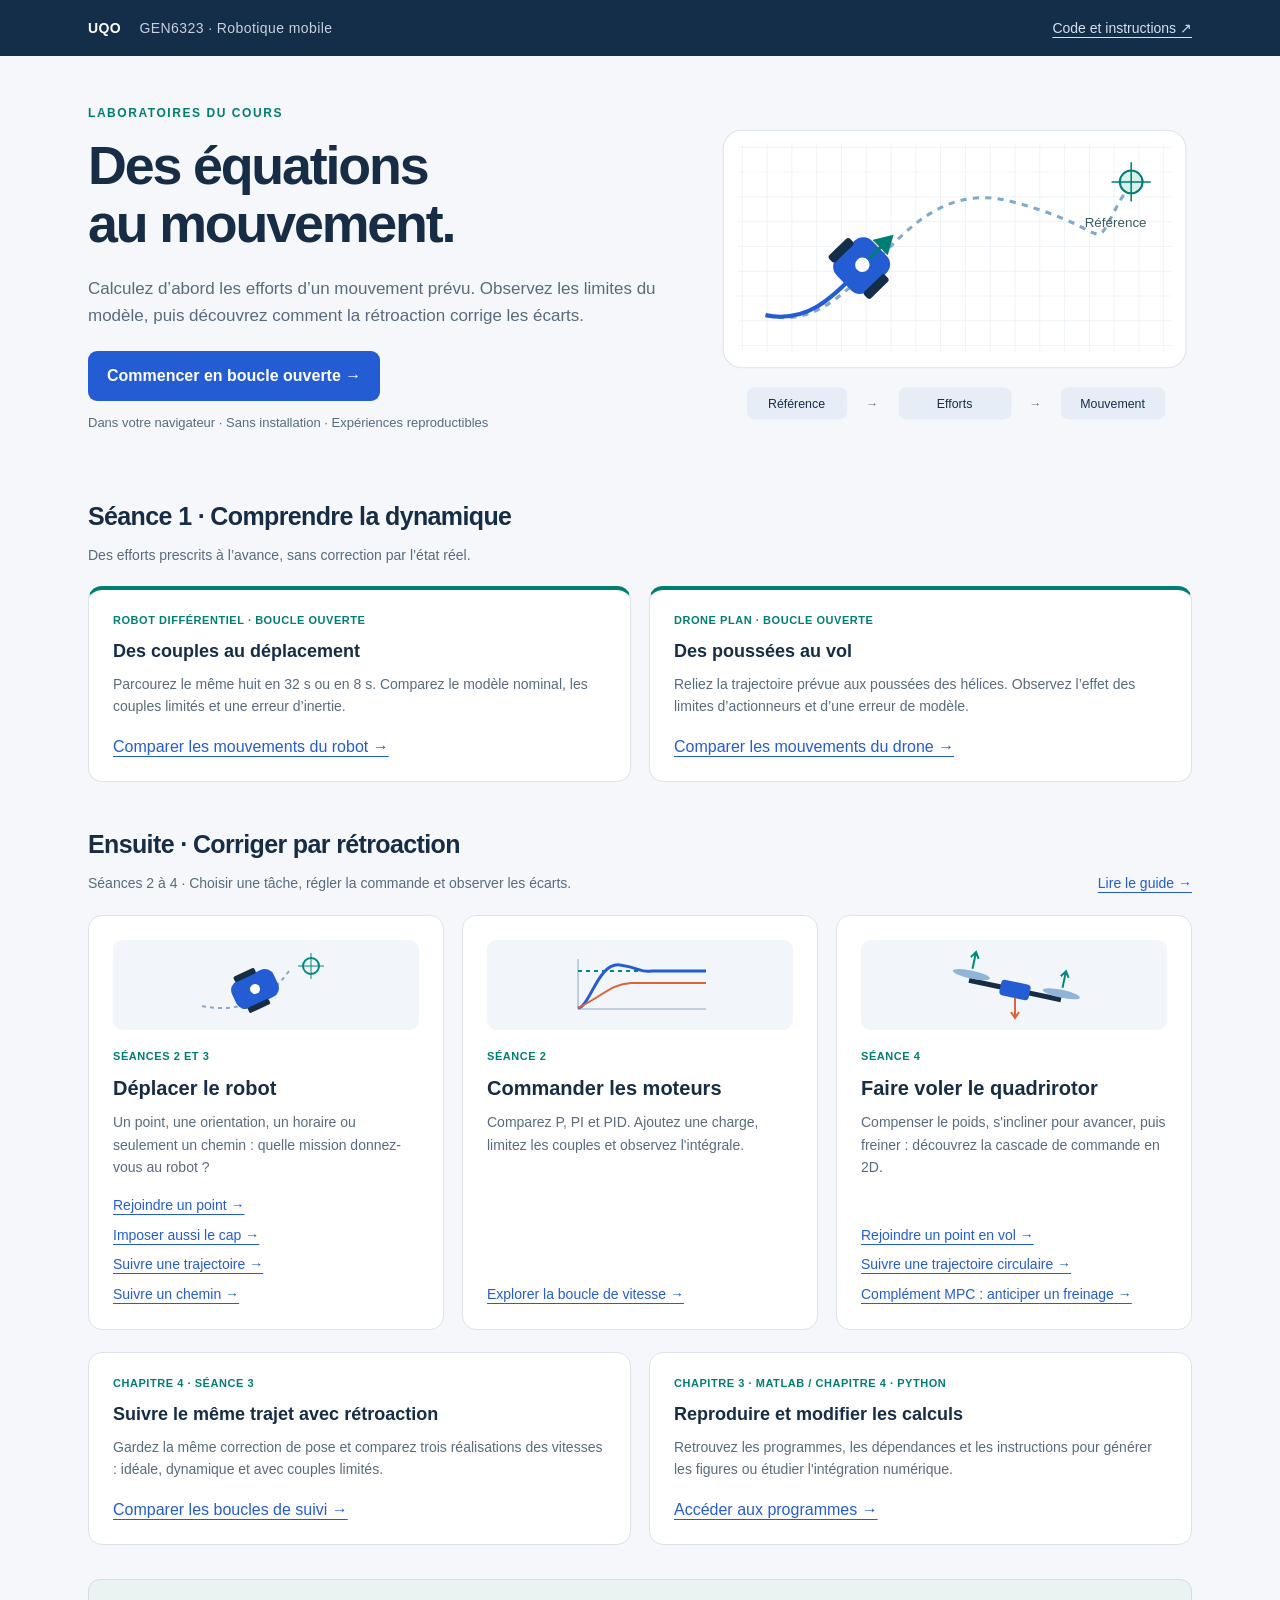
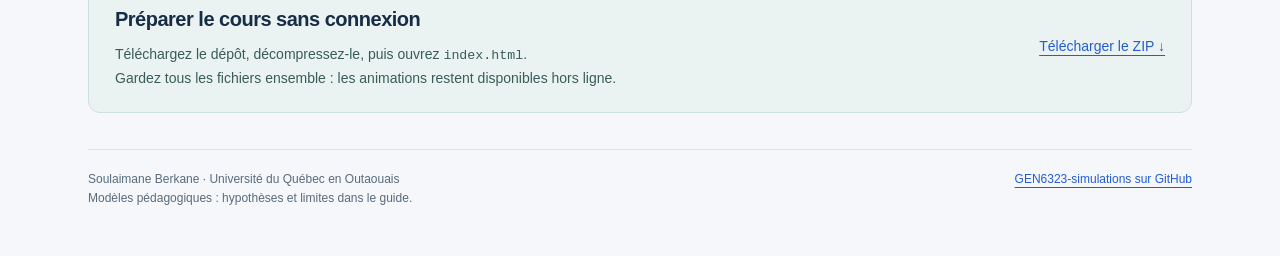
<file: index.html>
<!doctype html>
<html lang="fr">
<head><meta charset="utf-8"><meta name="viewport" content="width=device-width,initial-scale=1"><meta name="description" content="Laboratoires du cours GEN6323 : dynamique en boucle ouverte, puis commande avec rétroaction du robot mobile et du quadrirotor. Animations et programmes Python/MATLAB."><title>GEN6323 · Simulations de robotique mobile</title>
<style>
:root{--ink:#172d46;--navy:#142d49;--muted:#586b7e;--blue:#245cd3;--teal:#007e73;--line:#dce3ea;--paper:#f5f7fa}*{box-sizing:border-box}body{margin:0;font:16px/1.6 -apple-system,BlinkMacSystemFont,"Segoe UI",sans-serif;background:var(--paper);color:var(--ink)}a{color:var(--blue);text-underline-offset:4px}a:focus-visible{outline:3px solid #edb64b;outline-offset:5px;border-radius:3px}.top{background:var(--navy);color:white}.top>div{max-width:1160px;margin:auto;padding:17px 28px;display:flex;justify-content:space-between;gap:24px}.top a{color:#d4e1f0;font-size:14px}.brand{font-size:14px;font-weight:650;letter-spacing:.03em}.brand span{font-weight:400;margin-left:14px;color:#c6d2df}main{max-width:1160px;margin:auto;padding:48px 28px}.hero{display:grid;grid-template-columns:1.25fr 1fr;align-items:center;gap:35px;margin-bottom:46px}.eyebrow{font-size:12px;letter-spacing:.13em;text-transform:uppercase;color:var(--teal);font-weight:700;margin:0 0 12px}h1{font-size:clamp(35px,4.2vw,54px);line-height:1.09;letter-spacing:-.04em;margin:0 0 22px;max-width:680px}h2{font-size:25px;letter-spacing:-.025em;margin:0 0 8px}h3{font-size:20px;line-height:1.3;margin:10px 0}p{margin:0 0 16px}.intro{color:var(--muted);font-size:17px;max-width:600px}.cta{display:inline-block;background:var(--blue);color:white;text-decoration:none;border-radius:9px;padding:12px 19px;font-weight:600;margin:6px 0 12px}.cta:hover{background:#1c4caf}.small{font-size:13px;color:var(--muted)}.hero svg{width:100%;height:auto;display:block}.sectionhead{display:flex;justify-content:space-between;gap:20px;align-items:end;margin-bottom:20px}.sectionhead p{margin:0;color:var(--muted);font-size:14px}.sectionhead>a{font-size:14px;white-space:nowrap}.grid{display:grid;grid-template-columns:repeat(3,minmax(0,1fr));gap:18px}.card{background:white;border:1px solid var(--line);border-radius:14px;padding:24px;display:flex;flex-direction:column}.card .tag{font-size:11px;color:var(--teal);font-weight:650;letter-spacing:.05em;text-transform:uppercase}.card p{font-size:14px;color:var(--muted)}.card .links{margin-top:auto;display:flex;flex-direction:column;gap:7px;font-size:14px}.icon{height:90px;margin-bottom:18px;background:#f2f6fa;border-radius:9px;display:grid;place-items:center}.icon svg{width:155px;height:76px}.row{display:grid;grid-template-columns:1fr 1fr;gap:18px;margin-top:22px}.openloop{margin-bottom:42px}.openloop .row{margin-top:16px}.openloop .card{border-top:4px solid var(--teal)}.row .card{padding:22px 24px}.row h3{font-size:18px}.offline{margin-top:34px;background:#eaf3f1;border:1px solid #cce0dc;border-radius:12px;padding:23px 26px;display:grid;grid-template-columns:1fr auto;align-items:center;gap:24px}.offline h2{font-size:20px}.offline p{font-size:14px;margin:0;color:#395c59}.offline a{font-size:14px;white-space:nowrap}footer{border-top:1px solid var(--line);margin-top:36px;padding-top:20px;font-size:12px;color:var(--muted);display:flex;justify-content:space-between;gap:24px}code{font-size:.95em} @media(max-width:850px){.hero{grid-template-columns:1fr}.hero svg{max-width:450px;margin:auto}.grid{grid-template-columns:1fr}.card{display:grid;grid-template-columns:155px 1fr;gap:0 24px}.icon{grid-row:1/5;margin:0;height:100%;min-height:140px}.row .card{display:flex}.row{grid-template-columns:1fr}.offline{grid-template-columns:1fr}.sectionhead{align-items:start;flex-direction:column;gap:5px}}@media(max-width:520px){main{padding:30px 18px}.top>div{padding:14px 18px}.brand span{display:none}.hero{gap:12px;margin-bottom:28px}.card{display:flex;padding:21px}.icon{display:none}.sectionhead p{font-size:13px}.offline{padding:21px}footer{flex-direction:column;gap:5px}h1{font-size:39px}}
</style></head>
<body><header class="top"><div><div class="brand">UQO <span>GEN6323 · Robotique mobile</span></div><a href="https://github.com/sberkane/GEN6323-simulations">Code et instructions ↗</a></div></header>
<main><section class="hero"><div><p class="eyebrow">Laboratoires du cours</p><h1>Des équations<br>au mouvement.</h1><p class="intro">Calculez d’abord les efforts d’un mouvement prévu. Observez les limites du modèle, puis découvrez comment la rétroaction corrige les écarts.</p><a class="cta" href="chapitre4/boucle_ouverte/index.html#differentiel">Commencer en boucle ouverte →</a><p class="small">Dans votre navigateur · Sans installation · Expériences reproductibles</p></div>
<svg viewBox="0 0 460 300" role="img" aria-label="Schéma : une référence de mouvement fournit les efforts prescrits à un robot différentiel."><defs><pattern id="grid" width="24" height="24" patternUnits="userSpaceOnUse"><path d="M24 0H0V24" fill="none" stroke="#dfe7ef" stroke-width="1"/></pattern><marker id="arrow" markerWidth="7" markerHeight="7" refX="5" refY="3.5" orient="auto"><path d="M0 0L6 3.5L0 7" fill="#007e73"/></marker></defs><rect x="6" y="8" width="448" height="230" rx="18" fill="#fff" stroke="#dce3ea"/><rect x="20" y="22" width="420" height="200" fill="url(#grid)"/><path d="M47 187C143 211 170 47 285 77S352 137 401 58" fill="none" stroke="#82a9cb" stroke-width="3" stroke-dasharray="6 6"/><path d="M47 187C86 195 111 171 135 146" fill="none" stroke="#245cd3" stroke-width="4"/><g transform="translate(140 139) rotate(-44)"><rect x="-24" y="-22" width="48" height="44" rx="12" fill="#245cd3"/><rect x="-18" y="-29" width="28" height="9" rx="3" fill="#142d49"/><rect x="-18" y="20" width="28" height="9" rx="3" fill="#142d49"/><circle cx="1" cy="0" r="7" fill="#fff"/><path d="M10 0H40" stroke="#007e73" stroke-width="3" marker-end="url(#arrow)"/></g><circle cx="401" cy="58" r="11" fill="#d8f0ea" stroke="#007e73" stroke-width="2"/><path d="M401 39V77M382 58H420" stroke="#007e73" stroke-width="1.5"/><text x="356" y="102" font-family="sans-serif" font-size="13" fill="#395c59">Référence</text><g font-family="sans-serif" font-size="12" text-anchor="middle"><rect x="29" y="257" width="97" height="31" rx="7" fill="#e7edf7"/><text x="77" y="277" fill="#172d46">Référence</text><text x="150" y="277" fill="#657486">→</text><rect x="176" y="257" width="109" height="31" rx="7" fill="#e7edf7"/><text x="230" y="277" fill="#172d46">Efforts</text><text x="308" y="277" fill="#657486">→</text><rect x="333" y="257" width="101" height="31" rx="7" fill="#e7edf7"/><text x="383" y="277" fill="#172d46">Mouvement</text></g></svg></section>
<section class="openloop" aria-labelledby="boucle-ouverte"><div class="sectionhead"><div><h2 id="boucle-ouverte">Séance 1 · Comprendre la dynamique</h2><p>Des efforts prescrits à l’avance, sans correction par l’état réel.</p></div></div><div class="row">
<article class="card"><span class="tag">Robot différentiel · Boucle ouverte</span><h3>Des couples au déplacement</h3><p>Parcourez le même huit en 32 s ou en 8 s. Comparez le modèle nominal, les couples limités et une erreur d’inertie.</p><a href="chapitre4/boucle_ouverte/index.html#differentiel">Comparer les mouvements du robot →</a></article>
<article class="card"><span class="tag">Drone plan · Boucle ouverte</span><h3>Des poussées au vol</h3><p>Reliez la trajectoire prévue aux poussées des hélices. Observez l’effet des limites d’actionneurs et d’une erreur de modèle.</p><a href="chapitre4/boucle_ouverte/index.html#drone">Comparer les mouvements du drone →</a></article>
</div></section>
<section aria-labelledby="experiences"><div class="sectionhead"><div><h2 id="experiences">Ensuite · Corriger par rétroaction</h2><p>Séances 2 à 4 · Choisir une tâche, régler la commande et observer les écarts.</p></div><a href="chapitre4/interactif/guide.html">Lire le guide →</a></div><div class="grid">
<article class="card"><div class="icon"><svg viewBox="0 0 155 76" aria-hidden="true"><path d="M13 59Q67 70 100 24" fill="none" stroke="#8ba8c4" stroke-width="2" stroke-dasharray="4 4"/><g transform="translate(66 42) rotate(-25)"><rect x="-23" y="-15" width="46" height="30" rx="10" fill="#245cd3"/><rect x="-15" y="-20" width="23" height="6" rx="2" fill="#172d46"/><rect x="-15" y="14" width="23" height="6" rx="2" fill="#172d46"/><circle r="5" fill="#fff"/></g><circle cx="122" cy="19" r="8" fill="none" stroke="#00897e" stroke-width="2"/><path d="M122 6V32M109 19H135" stroke="#00897e"/></svg></div><span class="tag">Séances 2 et 3</span><h3>Déplacer le robot</h3><p>Un point, une orientation, un horaire ou seulement un chemin : quelle mission donnez-vous au robot ?</p><div class="links"><a href="chapitre4/interactif/index.html#planar">Rejoindre un point →</a><a href="chapitre4/interactif/index.html#planar/pose">Imposer aussi le cap →</a><a href="chapitre4/interactif/index.html#planar/trajectory">Suivre une trajectoire →</a><a href="chapitre4/interactif/index.html#planar/path">Suivre un chemin →</a></div></article>
<article class="card"><div class="icon"><svg viewBox="0 0 155 76" aria-hidden="true"><path d="M15 12V62H143" fill="none" stroke="#8ba8c4"/><path d="M15 24H143" stroke="#00897e" stroke-width="2" stroke-dasharray="4 4"/><path d="M15 61C27 60 35 15 57 18S76 26 89 24H143" fill="none" stroke="#245cd3" stroke-width="3"/><path d="M15 61C41 48 48 37 68 36H143" fill="none" stroke="#db6537" stroke-width="2"/></svg></div><span class="tag">Séance 2</span><h3>Commander les moteurs</h3><p>Comparez P, PI et PID. Ajoutez une charge, limitez les couples et observez l'intégrale.</p><div class="links"><a href="chapitre4/interactif/index.html#vitesse">Explorer la boucle de vitesse →</a></div></article>
<article class="card"><div class="icon"><svg viewBox="0 0 155 76" aria-hidden="true"><g transform="translate(78 43) rotate(12)"><path d="M-47 0H47" stroke="#172d46" stroke-width="5"/><rect x="-15" y="-8" width="30" height="16" rx="4" fill="#245cd3"/><ellipse cx="-46" cy="-6" rx="19" ry="4" fill="#8fb4d8"/><ellipse cx="46" cy="-6" rx="19" ry="4" fill="#8fb4d8"/><path d="M-46 -12V-28M46 -12V-28M-50 -23L-46 -29L-42 -23M42 -23L46 -29L50 -23" fill="none" stroke="#00897e" stroke-width="2"/></g><path d="M78 51V70M74 65L78 71L82 65" fill="none" stroke="#db6537" stroke-width="2"/></svg></div><span class="tag">Séance 4</span><h3>Faire voler le quadrirotor</h3><p>Compenser le poids, s'incliner pour avancer, puis freiner : découvrez la cascade de commande en 2D.</p><div class="links"><a href="chapitre4/interactif/index.html#quad">Rejoindre un point en vol →</a><a href="chapitre4/interactif/index.html#quad/trajectory">Suivre une trajectoire circulaire →</a><a href="chapitre4/mpc/index.html">Complément MPC : anticiper un freinage →</a></div></article>
</div></section>
<section class="row" aria-label="Autres ressources"><article class="card"><span class="tag">Chapitre 4 · Séance 3</span><h3>Suivre le même trajet avec rétroaction</h3><p>Gardez la même correction de pose et comparez trois réalisations des vitesses : idéale, dynamique et avec couples limités.</p><a href="chapitre4/seance3/chapitre4_simulation.html">Comparer les boucles de suivi →</a></article><article class="card"><span class="tag">Chapitre 3 · MATLAB / Chapitre 4 · Python</span><h3>Reproduire et modifier les calculs</h3><p>Retrouvez les programmes, les dépendances et les instructions pour générer les figures ou étudier l'intégration numérique.</p><a href="https://github.com/sberkane/GEN6323-simulations#reproduire-les-figures-avec-python">Accéder aux programmes →</a></article></section>
<section class="offline"><div><h2>Préparer le cours sans connexion</h2><p>Téléchargez le dépôt, décompressez-le, puis ouvrez <code>index.html</code>.<br>Gardez tous les fichiers ensemble : les animations restent disponibles hors ligne.</p></div><a href="https://github.com/sberkane/GEN6323-simulations/archive/refs/heads/main.zip">Télécharger le ZIP ↓</a></section>
<footer><span>Soulaimane Berkane · Université du Québec en Outaouais<br>Modèles pédagogiques : hypothèses et limites dans le guide.</span><a href="https://github.com/sberkane/GEN6323-simulations">GEN6323-simulations sur GitHub</a></footer>
</main></body></html>
</file>
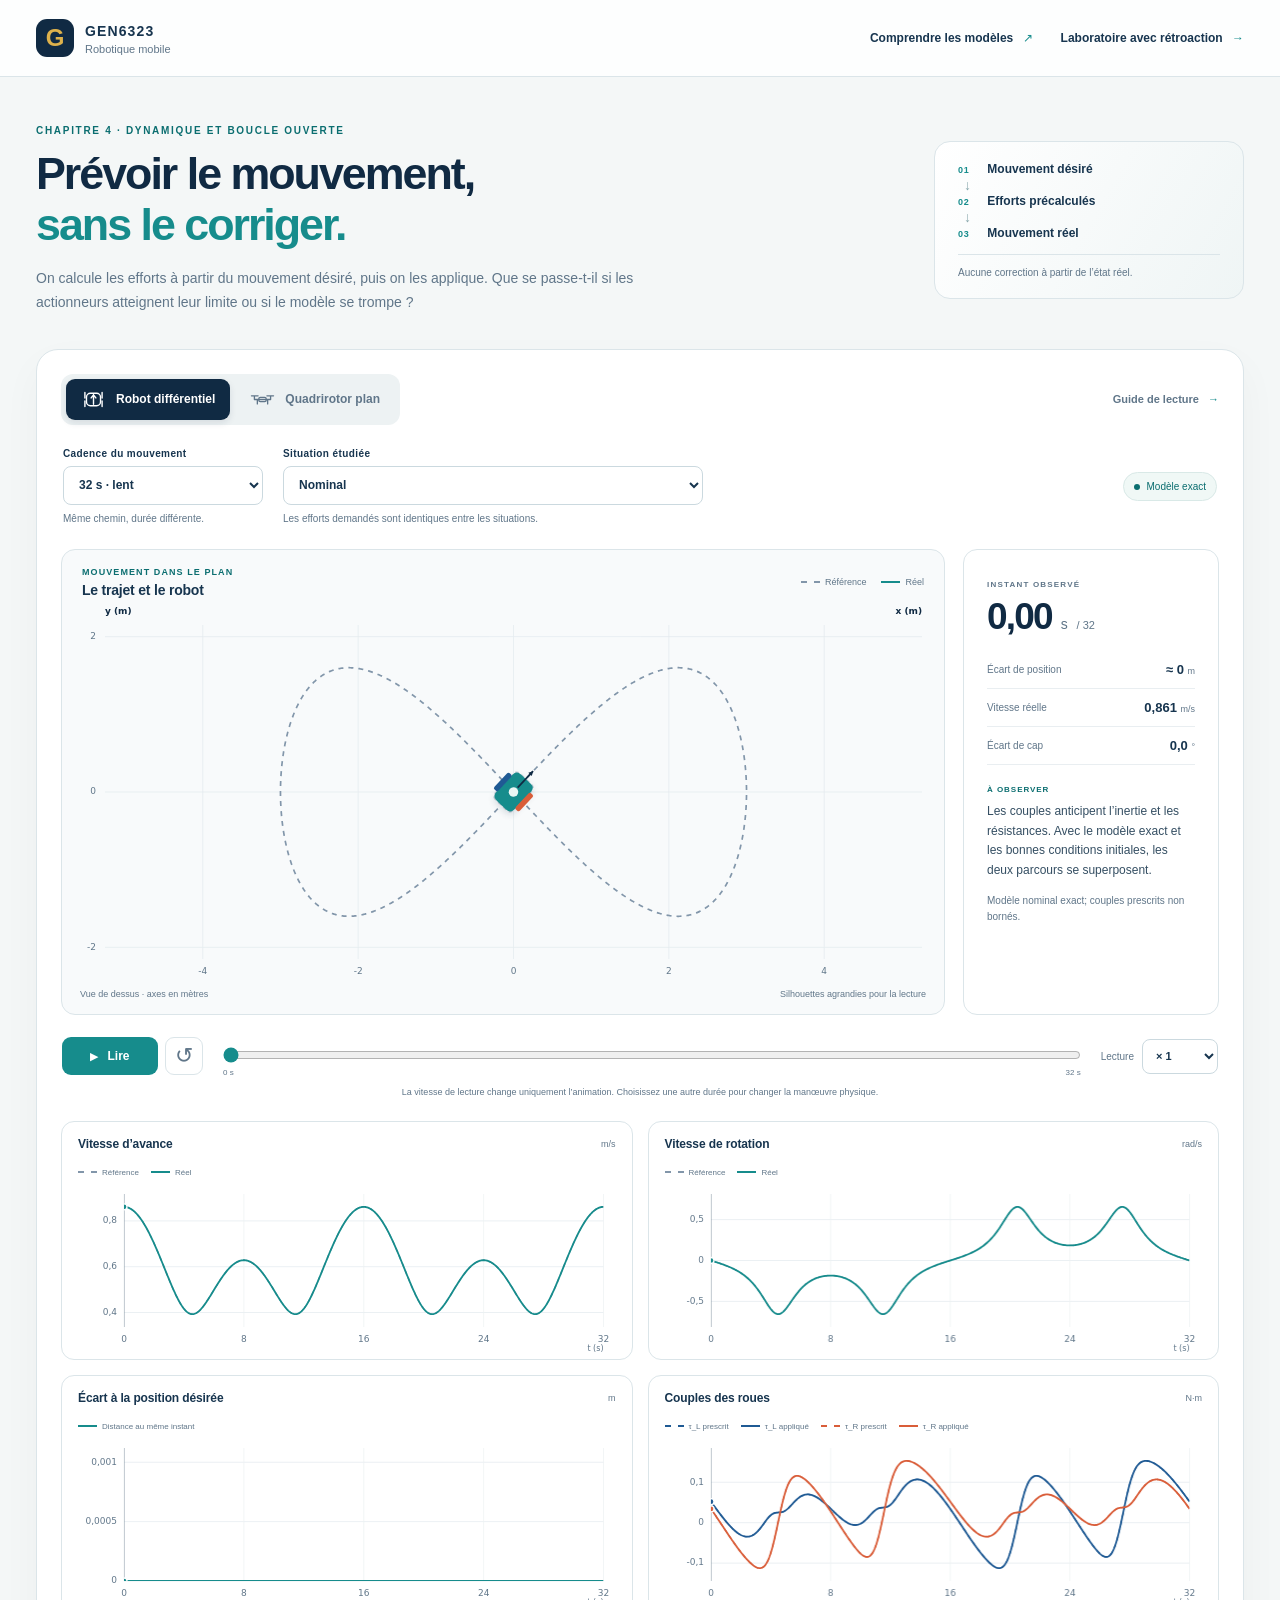
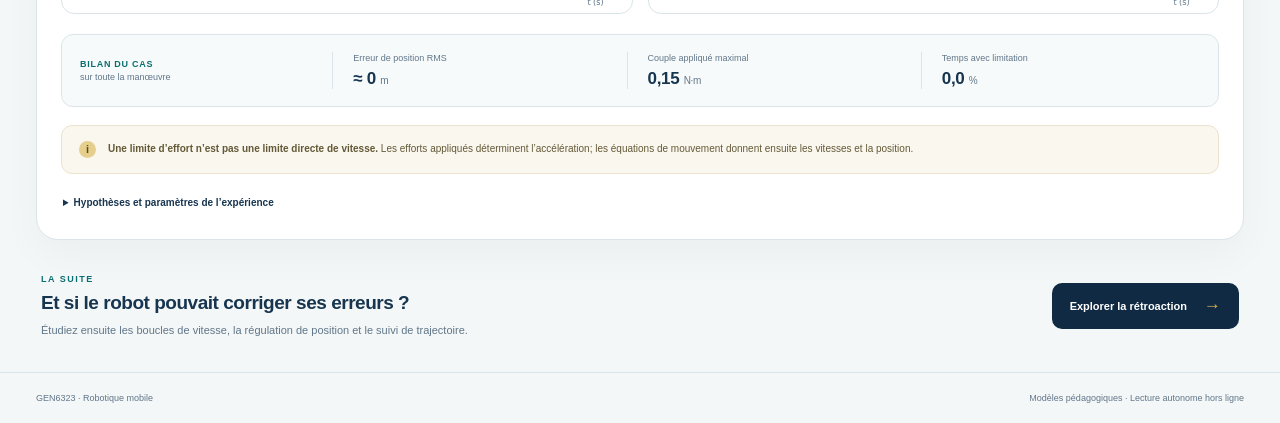
<file: chapitre4/boucle_ouverte/index.html>
<!doctype html>
<html lang="fr">
<head>
  <meta charset="utf-8">
  <meta name="viewport" content="width=device-width,initial-scale=1">
  <meta name="theme-color" content="#102a43">
  <title>Commander en boucle ouverte · GEN6323</title>
  <link rel="stylesheet" href="styles.css">
  <script src="diff_data.js" defer></script>
  <script src="quad_data.js" defer></script>
  <script src="app.js" defer></script>
</head>
<body>
  <header class="site-header"><div class="header-inner">
    <a class="brand" href="../../index.html"><span class="brand-mark" aria-hidden="true">G</span><span><strong>GEN6323</strong><small>Robotique mobile</small></span></a>
    <nav aria-label="Ressources"><a href="guide.html">Comprendre les modèles <span aria-hidden="true">↗</span></a><a href="../interactif/index.html">Laboratoire avec rétroaction <span aria-hidden="true">→</span></a></nav>
  </div></header>
  <main>
    <section class="intro" aria-labelledby="page-title">
      <div><p class="eyebrow">CHAPITRE 4 · DYNAMIQUE ET BOUCLE OUVERTE</p><h1 id="page-title">Prévoir le mouvement,<br><em>sans le corriger.</em></h1><p class="intro-copy">On calcule les efforts à partir du mouvement désiré, puis on les applique. Que se passe-t-il si les actionneurs atteignent leur limite ou si le modèle se trompe ?</p></div>
      <div class="principle" aria-label="Principe de la commande en boucle ouverte"><span class="principle-step"><b>01</b> Mouvement désiré</span><span class="principle-arrow" aria-hidden="true">↓</span><span class="principle-step"><b>02</b> Efforts précalculés</span><span class="principle-arrow" aria-hidden="true">↓</span><span class="principle-step"><b>03</b> Mouvement réel</span><p>Aucune correction à partir de l’état réel.</p></div>
    </section>

    <section class="lab" aria-label="Expériences de commande en boucle ouverte">
      <div class="lab-top">
        <div class="model-tabs" role="group" aria-label="Robot étudié"><button id="model-differentiel" type="button" data-model="differentiel" aria-pressed="true"><svg viewBox="0 0 32 24" aria-hidden="true"><rect x="7" y="4" width="18" height="16" rx="5"/><path d="M5 3v7m0 4v7M27 3v7m0 4v7M16 6v12m0-12-3 4m3-4 3 4"/></svg>Robot différentiel</button><button id="model-drone" type="button" data-model="drone" aria-pressed="false"><svg viewBox="0 0 34 24" aria-hidden="true"><path d="M6 12h22M10 12v6m14-6v6M2 7h9m12 0h9M6 7v5m22-5v5"/><rect x="12" y="9" width="10" height="6" rx="2"/></svg>Quadrirotor plan</button></div>
        <a class="text-link" href="guide.html">Guide de lecture <span aria-hidden="true">→</span></a>
      </div>
      <div id="load-error" class="notice error" role="alert" hidden></div>
      <div class="experiment-controls">
        <label class="field"><span>Cadence du mouvement</span><select id="duration" aria-describedby="duration-help"></select><small id="duration-help">Même chemin, durée différente.</small></label>
        <label class="field field-case"><span>Situation étudiée</span><select id="case"></select><small id="case-help">Les efforts demandés sont identiques entre les situations.</small></label>
        <div class="case-badge" id="case-badge"><span class="status-dot"></span><span id="case-short">Modèle exact</span></div>
      </div>

      <div class="stage-grid">
        <section class="scene-card" aria-labelledby="scene-title">
          <div class="panel-heading"><div><p class="eyebrow small">MOUVEMENT DANS LE PLAN</p><h2 id="scene-title">Le trajet et le robot</h2></div><div class="legend"><span><i class="line-key reference"></i>Référence</span><span><i class="line-key real"></i>Réel</span></div></div>
          <canvas id="scene" role="img" aria-label="Animation de la référence et du mouvement réel du robot"></canvas>
          <div class="scene-bottom"><span id="scene-caption">Vue de dessus · axes en mètres</span><span>Silhouettes agrandies pour la lecture</span></div>
          <div id="stop-message" class="notice stop" role="status" hidden></div>
        </section>
        <aside class="reading-panel" aria-label="Lecture de l'expérience">
          <div class="time-display"><span>INSTANT OBSERVÉ</span><div><strong id="clock">0,00</strong><span>s <small id="end-time">/ 32</small></span></div></div>
          <div class="live-metrics"><div><span>Écart de position</span><strong id="position-error">0,000 <small>m</small></strong></div><div><span id="speed-label">Vitesse réelle</span><strong id="actual-speed">0,000 <small>m/s</small></strong></div><div><span id="angle-label">Écart de cap</span><strong id="angle-error">0,0 <small>°</small></strong></div></div>
          <div class="reading-note"><span class="note-kicker">À OBSERVER</span><p id="observation"></p></div>
          <p class="case-description" id="case-description"></p>
        </aside>
      </div>

      <div class="transport" aria-label="Lecture de l'animation">
        <div class="transport-buttons"><button id="play" class="play-button" type="button" aria-label="Lire l'animation"><span id="play-icon" aria-hidden="true">▶</span><span id="play-label">Lire</span></button><button id="reset" class="reset-button" type="button" title="Revenir au début" aria-label="Revenir au début">↺</button></div>
        <label class="scrubber"><span class="sr-only">Instant de l’animation en secondes</span><input id="time" type="range" min="0" max="32" value="0" step="0.02"><span><b>0 s</b><b id="slider-end">32 s</b></span></label>
        <label class="playback-rate"><span>Lecture</span><select id="rate" aria-label="Vitesse de lecture"><option value="0.5">× 0,5</option><option value="1" selected>× 1</option><option value="2">× 2</option><option value="4">× 4</option></select></label>
      </div>
      <p class="playback-hint">La vitesse de lecture change uniquement l’animation. Choisissez une autre durée pour changer la manœuvre physique.</p>

      <section class="charts-grid" aria-label="Courbes du mouvement et des efforts">
        <article class="chart-card"><div class="chart-heading"><h3 id="chart-velocity-title">Vitesse d’avance</h3><span id="chart-velocity-unit">m/s</span></div><div id="legend-velocity" class="legend chart-legend"></div><canvas id="chart-velocity" role="img" aria-label="Vitesse désirée et vitesse réelle en fonction du temps"></canvas></article>
        <article class="chart-card"><div class="chart-heading"><h3 id="chart-rotation-title">Vitesse de rotation</h3><span id="chart-rotation-unit">rad/s</span></div><div id="legend-rotation" class="legend chart-legend"></div><canvas id="chart-rotation" role="img" aria-label="Rotation désirée et réelle en fonction du temps"></canvas></article>
        <article class="chart-card"><div class="chart-heading"><h3>Écart à la position désirée</h3><span>m</span></div><div id="legend-error" class="legend chart-legend"></div><canvas id="chart-error" role="img" aria-label="Erreur de position en fonction du temps"></canvas></article>
        <article class="chart-card"><div class="chart-heading"><h3 id="chart-input-title">Couples des roues</h3><span id="chart-input-unit">N·m</span></div><div id="legend-input" class="legend chart-legend"></div><canvas id="chart-input" role="img" aria-label="Efforts prescrits et réellement appliqués en fonction du temps"></canvas></article>
      </section>

      <section class="summary-strip" aria-label="Bilan de la manœuvre entière"><div class="summary-label">BILAN DU CAS<br><span id="summary-scope">sur toute la manœuvre</span></div><div><span>Erreur de position RMS</span><strong id="rms-error">—</strong></div><div><span id="peak-label">Couple appliqué maximal</span><strong id="peak-input">—</strong></div><div><span>Temps avec limitation</span><strong id="saturated-time">—</strong></div></section>
      <div class="limits-note"><span class="limits-icon" aria-hidden="true">i</span><p><strong>Une limite d’effort n’est pas une limite directe de vitesse.</strong> Les efforts appliqués déterminent l’accélération; les équations de mouvement donnent ensuite les vitesses et la position.</p></div>
      <details class="assumptions"><summary>Hypothèses et paramètres de l’expérience</summary><ul id="assumptions"></ul><div id="parameter-list" class="parameter-list"></div><p>Les courbes sont calculées à l’avance. La référence fournit les efforts demandés; l’état réel sert uniquement à décrire et afficher le mouvement. Les erreurs RMS comparent les positions au même instant.</p></details>
    </section>
    <section class="next-step"><div><p class="eyebrow">LA SUITE</p><h2>Et si le robot pouvait corriger ses erreurs ?</h2><p>Étudiez ensuite les boucles de vitesse, la régulation de position et le suivi de trajectoire.</p></div><a href="../interactif/index.html" class="next-link">Explorer la rétroaction <span aria-hidden="true">→</span></a></section>
  </main>
  <footer>GEN6323 · Robotique mobile <span>Modèles pédagogiques · Lecture autonome hors ligne</span></footer>
  <noscript><p class="notice error">Activez JavaScript pour lire l’animation. Le <a href="guide.html">guide des modèles</a> reste consultable sans JavaScript.</p></noscript>
</body>
</html>
</file>
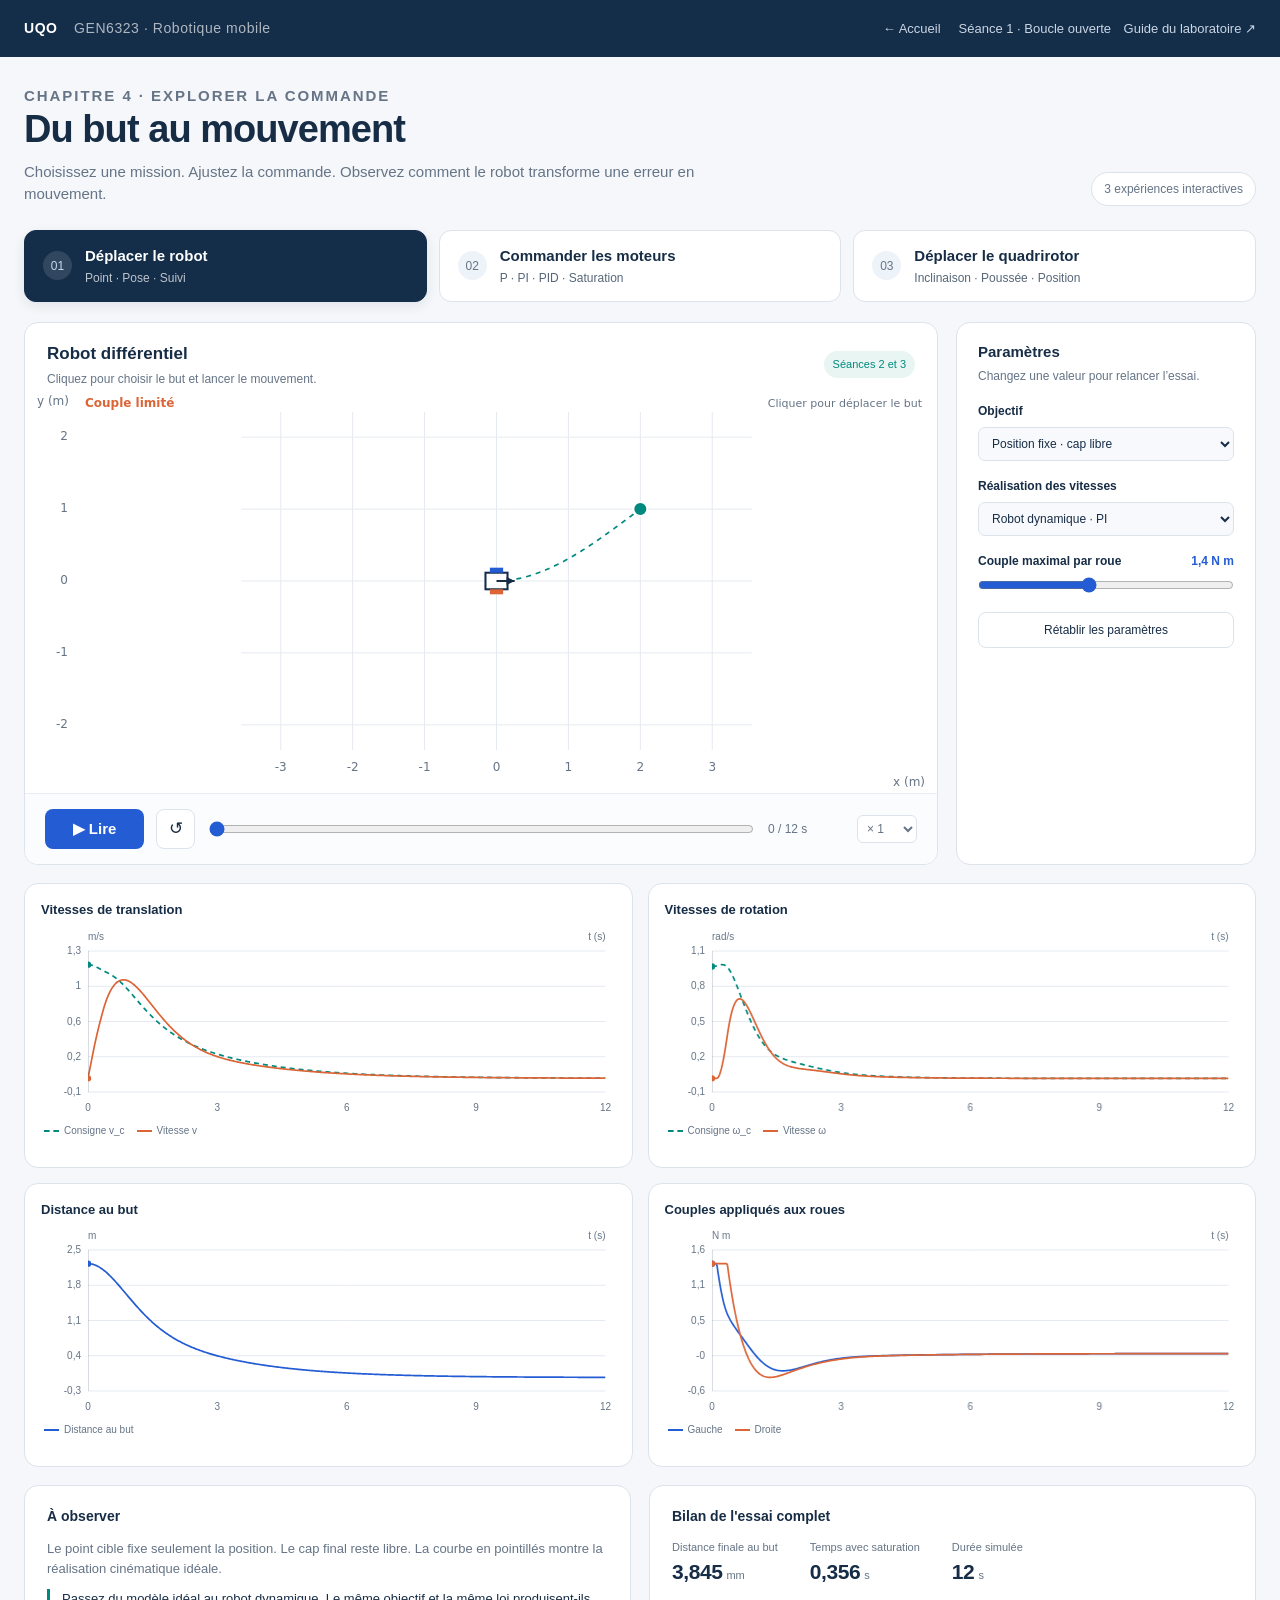
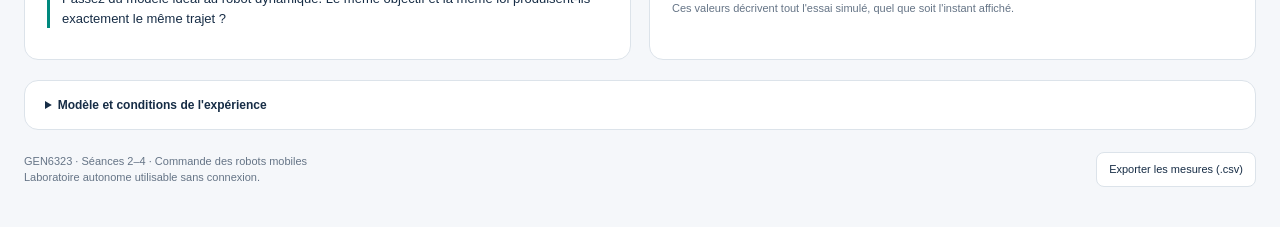
<file: chapitre4/interactif/index.html>
<!doctype html>
<html lang="fr"><head><meta charset="utf-8"><meta name="viewport" content="width=device-width,initial-scale=1"><title>GEN6323 · Laboratoire de commande</title>
<style>
:root{--navy:#142d49;--blue:#245cd3;--teal:#00897e;--orange:#db6537;--gold:#aa7920;--purple:#8454b0;--muted:#657486;--line:#dce3ea;--paper:#f5f7fa;--ink:#172d46;--white:#fff}*{box-sizing:border-box}body{margin:0;background:var(--paper);color:var(--ink);font:15px/1.5 -apple-system,BlinkMacSystemFont,"Segoe UI",sans-serif}button,select,input{font:inherit}button,select,input[type=range],input[type=checkbox]{cursor:pointer}button{transition:background .15s,box-shadow .15s}a:focus-visible,button:focus-visible,select:focus-visible,input:focus-visible,summary:focus-visible{outline:3px solid #ecad39;outline-offset:3px}.top{background:var(--navy);color:white;padding:17px max(24px,calc((100vw - 1440px)/2));display:flex;align-items:center;justify-content:space-between;gap:15px}.brand{font-size:14px;letter-spacing:.04em;font-weight:650}.brand span{font-weight:400;opacity:.66;margin-left:12px}.topnav{display:flex;align-items:center;gap:18px;flex-wrap:wrap;justify-content:flex-end}.top a{color:#cad6e4;text-decoration:none;font-size:13px}.wrap{max-width:1488px;padding:28px 24px 40px;margin:auto}.intro{display:flex;align-items:flex-end;justify-content:space-between;gap:32px;margin-bottom:24px}.eyebrow{font-size:11px;letter-spacing:.13em;text-transform:uppercase;color:var(--teal);font-weight:750;margin:0 0 6px}h1{margin:0 0 8px;font-size:clamp(27px,3vw,38px);line-height:1.2;letter-spacing:-.025em}.intro p{margin:0;color:var(--muted);max-width:750px;font-size:15px}.tag{font-size:12px;white-space:nowrap;border:1px solid var(--line);border-radius:25px;padding:7px 12px;background:white;color:var(--muted)}.tabs{display:grid;grid-template-columns:repeat(3,1fr);gap:12px;margin-bottom:20px}.tab{text-align:left;background:#fff;border:1px solid var(--line);border-radius:12px;padding:14px 18px;display:flex;align-items:center;gap:13px;color:var(--ink)}.tab:hover{background:#edf2fb}.tab[aria-selected=true]{background:var(--navy);border-color:var(--navy);color:white;box-shadow:0 4px 12px #142d4918}.num{font-size:12px;background:#eef3f9;border-radius:50%;width:29px;height:29px;display:grid;place-items:center;color:var(--muted);flex:none}.tab[aria-selected=true] .num{background:#ffffff20;color:#c5d8ed}.tab strong{display:block;font-size:15px;font-weight:650}.tab small{display:block;font-size:12px;opacity:.72;margin-top:2px}.layout{display:grid;grid-template-columns:minmax(0,1fr) 300px;gap:18px}.card{background:white;border:1px solid var(--line);border-radius:14px;overflow:hidden}.cardhead{padding:18px 22px 0;display:flex;gap:12px;align-items:center;justify-content:space-between}.cardhead h2{margin:0;font-size:17px;font-weight:650}.cardhead p{font-size:12px;color:var(--muted);margin:3px 0 0}.pill{font-size:11px;color:var(--teal);border-radius:20px;background:#e9f5f2;padding:5px 9px;white-space:nowrap}.stage{height:405px;width:100%;display:block}.transport{padding:15px 20px;display:flex;align-items:center;gap:12px;border-top:1px solid #e8edf2;background:#fbfcfe}.primary{background:var(--blue);color:white;border:0;border-radius:8px;padding:9px 17px;min-width:99px;font-weight:600}.primary:hover{background:#1f4fba}.light{background:white;border:1px solid var(--line);border-radius:8px;padding:8px 12px;color:var(--ink)}.light:hover{background:#eef3f9}.icon{min-width:39px;font-size:17px;padding:6px 9px}.transport input{flex:1;min-width:35px;accent-color:var(--blue)}.transport output{font-size:12px;font-variant-numeric:tabular-nums;white-space:nowrap;color:var(--muted);min-width:77px}.transport select{padding:5px;color:var(--muted);border:1px solid var(--line);border-radius:6px;background:white;font-size:12px}.controls{padding:18px 21px}.controls h2{font-size:15px;margin:0 0 3px}.controls>p{margin:0 0 17px;font-size:12px;color:var(--muted)}.control{margin:0 0 16px}.control label{display:flex;justify-content:space-between;gap:8px;font-size:12px;font-weight:600;margin-bottom:7px}.control output{color:var(--blue);font-weight:550;white-space:nowrap}.control input[type=range]{width:100%;display:block;accent-color:var(--blue);margin:0}.control select{width:100%;padding:8px 9px;background:#f7f9fc;border:1px solid var(--line);border-radius:7px;color:var(--ink);font-size:12px}.check{display:flex;align-items:center;gap:9px}.check input{accent-color:var(--blue);width:16px;height:16px}.check label{margin:0}.reset{width:100%;font-size:12px;margin-top:3px}.charts{display:grid;grid-template-columns:repeat(3,minmax(0,1fr));gap:15px;margin-top:18px}.chart-card{padding:16px 14px 9px}.chart-card h3{margin:0 2px 8px;font-size:13px;font-weight:650}.chart{width:100%;height:195px;display:block}.legend{display:flex;flex-wrap:wrap;column-gap:12px;row-gap:3px;min-height:35px;font-size:10px;color:var(--muted);padding:0 5px}.legend i{display:inline-block;width:15px;border-top:2px solid;vertical-align:middle;margin-right:5px}.details{display:grid;grid-template-columns:1fr 1fr;gap:18px;margin-top:18px}.learning,.summary{padding:20px 22px}.learning h2,.summary h2{font-size:14px;margin:0 0 12px}.learning p{font-size:13px;color:var(--muted);margin:0 0 11px}.learning .question{color:var(--ink);border-left:3px solid var(--teal);padding-left:12px}.metrics{display:flex;flex-wrap:wrap;gap:20px 32px}.metric span{font-size:11px;color:var(--muted);display:block}.metric strong{font-size:21px;font-weight:600;letter-spacing:-.02em}.metric em{font-size:11px;font-style:normal;color:var(--muted);margin-left:4px}.small{font-size:11px;color:var(--muted);margin:13px 0 0}.assumptions{margin-top:20px;padding:15px 20px;font-size:12px;color:var(--muted)}.assumptions summary{cursor:pointer;color:var(--ink);font-weight:600}.assumptions p{line-height:1.8;max-width:1100px}.footer{margin-top:22px;display:flex;justify-content:space-between;align-items:center;gap:20px;color:var(--muted);font-size:11px}.download{font-size:11px}.error{color:#b3452a;background:#fff1e8;border:1px solid #f3c9b4;border-radius:8px;padding:12px;font-size:13px;margin-top:12px}.sr{position:absolute;left:-10000px;width:1px;height:1px;overflow:hidden}a{color:var(--blue)}
.charts.four{grid-template-columns:repeat(2,minmax(0,1fr))}.charts.five{grid-template-columns:repeat(6,minmax(0,1fr))}.charts.five>.chart-card{grid-column:span 2}.charts.five>.chart-card:nth-child(n+4){grid-column:span 3}@media(min-width:1400px){.stage{height:435px}.chart{height:210px}}@media(max-width:1000px){.layout{grid-template-columns:minmax(0,1fr) 265px}.wrap{padding:24px 18px}.controls{padding:18px 16px}.transport{gap:8px;padding:12px}.charts{gap:10px}.intro .tag{display:none}.tab{padding:12px}.tab strong{font-size:13px}.stage{height:370px}}@media(max-width:760px){.top{padding:14px 18px}.brand span{display:none}.wrap{padding:22px 14px}.tabs{gap:7px}.tab{padding:10px;display:block}.tab .num{margin-bottom:7px;width:23px;height:23px}.tab small{font-size:10px}.tab strong{font-size:12px}.layout{grid-template-columns:1fr}.stage{height:340px}.controls{display:grid;grid-template-columns:1fr 1fr;gap:0 22px}.controls h2,.controls>p,.controls .reset{grid-column:1/-1}.control{margin-bottom:18px}.charts,.charts.four,.charts.five{grid-template-columns:1fr}.charts.five>.chart-card,.charts.five>.chart-card:nth-child(n+4){grid-column:auto}.chart{height:205px}.details{grid-template-columns:1fr}.footer{align-items:flex-start}.transport select{max-width:57px}.transport output{min-width:64px;font-size:11px}.primary{min-width:85px;padding:9px 12px}.cardhead{padding:16px 16px 0}.cardhead h2{font-size:15px}.pill{font-size:10px}.learning,.summary{padding:18px}.chart-card{padding:15px}.legend{min-height:22px}.chart-card h3{font-size:14px}}
@media(prefers-reduced-motion:reduce){*{transition:none!important}}
</style></head><body>
<header class="top"><div class="brand">UQO <span>GEN6323 · Robotique mobile</span></div><nav class="topnav" aria-label="Navigation du laboratoire"><a href="../../index.html">← Accueil</a><nav aria-label="Ressources"><a href="../boucle_ouverte/index.html">Séance 1 · Boucle ouverte</a> &nbsp; <a href="guide.html">Guide du laboratoire ↗</a></nav></nav></header>
<main class="wrap"><div class="intro"><div><p class="eyebrow">Chapitre 4 · Explorer la commande</p><h1>Du but au mouvement</h1><p>Choisissez une mission. Ajustez la commande. Observez comment le robot transforme une erreur en mouvement.</p></div><span class="tag">3 expériences interactives</span></div>
<nav class="tabs" role="tablist" aria-label="Expériences">
<button class="tab" id="tab-planar" role="tab" aria-selected="true" aria-controls="lab" data-module="planar"><span class="num">01</span><span><strong>Déplacer le robot</strong><small>Point · Pose · Suivi</small></span></button>
<button class="tab" id="tab-vitesse" role="tab" aria-selected="false" aria-controls="lab" data-module="vitesse"><span class="num">02</span><span><strong>Commander les moteurs</strong><small>P · PI · PID · Saturation</small></span></button>
<button class="tab" id="tab-quad" role="tab" aria-selected="false" aria-controls="lab" data-module="quad"><span class="num">03</span><span><strong>Déplacer le quadrirotor</strong><small>Inclinaison · Poussée · Position</small></span></button></nav>
<section id="lab" role="tabpanel" aria-labelledby="tab-planar"><div class="layout"><div class="card"><div class="cardhead"><div><h2 id="scene-title">Robot différentiel</h2><p id="scene-help">Cliquez dans la scène pour déplacer le but.</p></div><span class="pill" id="scene-tag">Séances 2 et 3</span></div><canvas id="stage" class="stage" aria-label="Animation du robot et de sa référence">L'animation nécessite un navigateur prenant en charge Canvas. Les résultats sont disponibles dans les indicateurs et le fichier CSV.</canvas><div class="transport"><button class="primary" id="play" aria-label="Lire l'animation">▶ Lire</button><button class="light icon" id="restart" title="Revenir au début" aria-label="Revenir au début">↺</button><label class="sr" for="time">Instant de la simulation</label><input id="time" type="range" min="0" max="1" step="1" value="0"><output id="clock" for="time">0,0 / 12 s</output><label class="sr" for="rate">Vitesse de lecture</label><select id="rate"><option value="0.5">× 0,5</option><option value="1" selected>× 1</option><option value="2">× 2</option><option value="4">× 4</option></select></div></div><aside class="card controls" id="controls" aria-label="Paramètres de la simulation"></aside></div>
<div id="error" class="error" role="alert" hidden></div><div id="charts" class="charts"></div>
<div class="details"><section class="card learning"><h2>À observer</h2><p id="lesson"></p><p class="question" id="question"></p></section><section class="card summary"><h2>Bilan de l'essai complet</h2><div id="metrics" class="metrics"></div><p class="small">Ces valeurs décrivent tout l'essai simulé, quel que soit l'instant affiché.</p></section></div>
<details class="card assumptions"><summary>Modèle et conditions de l'expérience</summary><p id="note"></p><p>Les paramètres sont pédagogiques. Chaque changement relance l'essai depuis son état initial. Le curseur déplace seulement l'instant affiché; la vitesse de lecture ne modifie pas la physique.</p></details></section>
<footer class="footer"><span>GEN6323 · Séances 2–4 · Commande des robots mobiles<br>Laboratoire autonome utilisable sans connexion.</span><button class="light download" id="csv">Exporter les mesures (.csv)</button></footer>
</main><script>window.robotLabModules={};</script><script src="planar.js"></script><script src="vitesse.js"></script><script src="quad.js"></script><script src="app.js"></script></body></html>
</file>
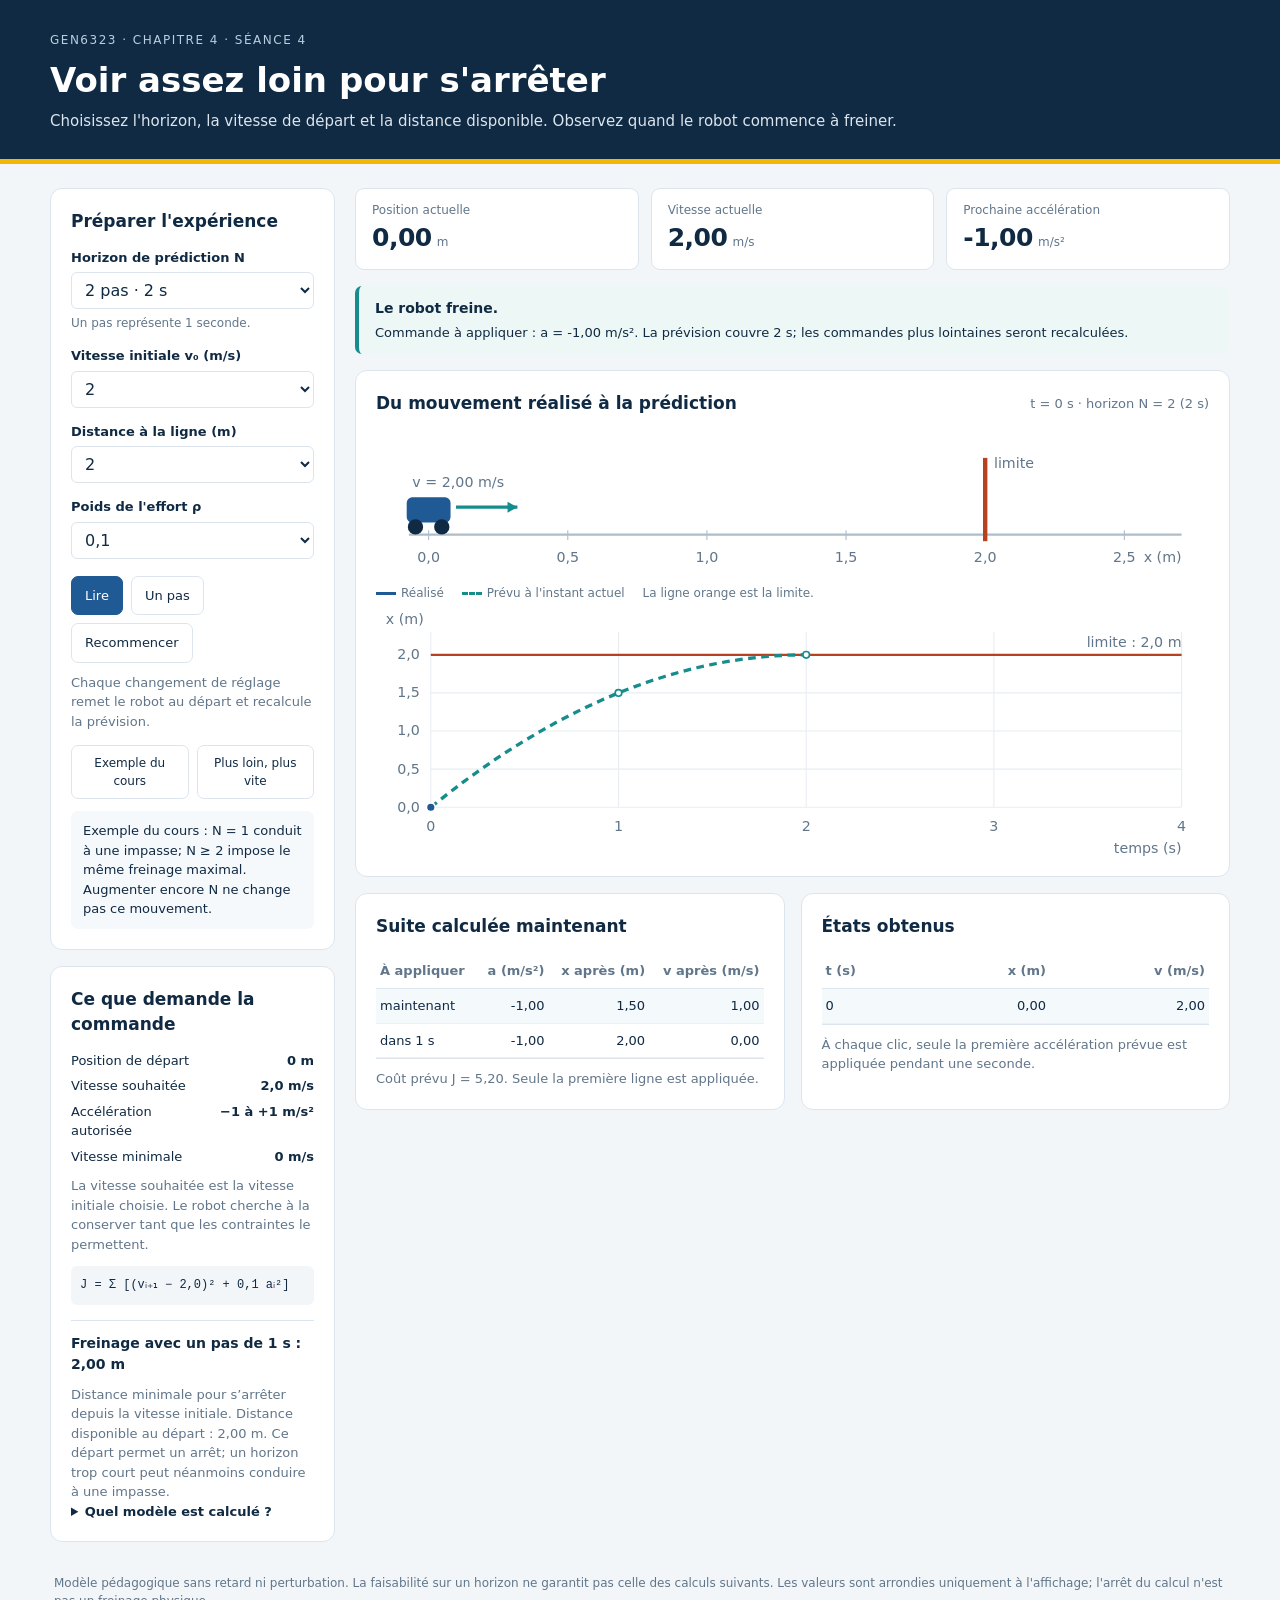
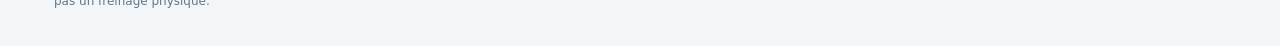
<file: chapitre4/mpc/index.html>
<!doctype html>
<html lang="fr">
<head>
<meta charset="utf-8"><meta name="viewport" content="width=device-width,initial-scale=1">
<title>GEN6323 · Arrêt par commande prédictive</title>
<style>
:root{--navy:#102a43;--blue:#1f5a94;--teal:#168c8c;--gold:#f2b705;--orange:#b84220;--muted:#61768a;--line:#dce5ed;--bg:#f3f6f8}
*{box-sizing:border-box}body{margin:0;background:var(--bg);color:var(--navy);font:16px/1.5 system-ui,-apple-system,sans-serif}header{background:var(--navy);color:white;padding:27px max(24px,calc((100vw - 1180px)/2));border-bottom:5px solid var(--gold)}header small{font-size:12px;text-transform:uppercase;letter-spacing:1.5px;color:#b8cfe1}h1{font-size:clamp(23px,3.5vw,34px);line-height:1.2;margin:9px 0}header p{margin:5px 0 0;color:#dce5ed;font-size:15px}main{max-width:1228px;margin:auto;padding:24px;display:grid;grid-template-columns:285px minmax(0,1fr);gap:20px}section,.card{background:white;border:1px solid var(--line);border-radius:12px;padding:20px;min-width:0}aside{display:grid;align-content:start;gap:16px}h2{font-size:17px;margin:0 0 13px}h3{font-size:14px;margin:0 0 7px}.hint{font-size:13px;color:var(--muted);margin:10px 0 0}.fields{display:grid;gap:14px}.field{display:grid;gap:5px}.field label{font-size:13px;font-weight:650}.field small{font-size:12px;color:var(--muted)}select{width:100%;font:inherit;color:var(--navy);background:white;border:1px solid var(--line);border-radius:6px;padding:7px 9px}button{font:inherit;border:1px solid var(--line);border-radius:7px;background:white;color:var(--navy);padding:9px 13px;cursor:pointer}button.primary{background:var(--blue);color:white;border-color:var(--blue)}button:disabled{opacity:.42;cursor:default}button:focus-visible,select:focus-visible{outline:3px solid var(--gold);outline-offset:2px}.controls{display:flex;gap:8px;flex-wrap:wrap;margin-top:17px}.controls button{font-size:13px}.presets{display:grid;grid-template-columns:1fr 1fr;gap:8px;margin-top:14px}.presets button{font-size:12px;padding:8px}.facts{display:grid;grid-template-columns:1fr auto;gap:6px;font-size:13px}.facts div:nth-child(even){text-align:right;font-weight:600}.workspace{display:grid;gap:16px;align-content:start;min-width:0}.metrics{display:grid;grid-template-columns:repeat(3,minmax(0,1fr));gap:12px}.metric{background:white;border:1px solid var(--line);border-radius:9px;padding:12px 16px}.metric span{display:block;font-size:12px;color:var(--muted)}.metric strong{font-size:25px;letter-spacing:-.5px}.metric em{font-size:12px;color:var(--muted);font-style:normal}.status{border-left:4px solid var(--teal);background:#edf8f6;border-radius:7px;padding:12px 16px;font-size:14px}.status.warn{background:#fff2ed;border-color:var(--orange);color:#8b3018}.status p{margin:4px 0 0;font-size:13px}svg{width:100%;height:auto;display:block}.legend{display:flex;gap:18px;flex-wrap:wrap;font-size:12px;color:var(--muted);margin-bottom:8px}.swatch{display:inline-block;width:20px;border-top:3px solid var(--blue);vertical-align:middle;margin-right:5px}.swatch.dash{border-top:3px dashed var(--teal)}.twocol{display:grid;grid-template-columns:minmax(0,1fr) minmax(0,1fr);gap:16px}.tablewrap{max-height:290px;overflow:auto;border-bottom:1px solid var(--line)}table{width:100%;border-collapse:collapse;font-size:13px;font-variant-numeric:tabular-nums}th{text-align:right;font-weight:600;color:var(--muted);border-bottom:1px solid var(--line);padding:8px 4px;background:white;position:sticky;top:0}td{text-align:right;padding:7px 4px;border-bottom:1px solid #edf1f5}th:first-child,td:first-child{text-align:left}tbody tr:first-child{background:#f4f9fc}.formula{font-family:ui-monospace,monospace;background:var(--bg);border-radius:6px;padding:9px;font-size:12px;line-height:1.7;overflow-wrap:anywhere}.footer{grid-column:1/-1;font-size:12px;color:var(--muted);padding:0 4px}details{font-size:13px}summary{cursor:pointer;font-weight:600}details p{margin:8px 0}.readout{font-size:13px;color:var(--muted);margin-left:auto}.sectionhead{display:flex;align-items:center;gap:8px;flex-wrap:wrap;margin-bottom:8px}.sectionhead h2{margin:0}.diagnostic{border-top:1px solid var(--line);padding-top:12px;margin-top:15px}.diagnostic strong{display:block;font-size:14px}.explore{background:#f6f9fc;border-radius:7px;padding:10px 12px;font-size:13px;margin-top:12px}.explore p{margin:0}
@media(max-width:900px){main{grid-template-columns:1fr;padding:16px}aside{grid-template-columns:1fr 1fr}header{padding:22px 20px}}@media(max-width:580px){aside,.twocol{grid-template-columns:1fr}.metrics{gap:6px}.metric{padding:10px}.metric strong{font-size:22px}section,.card{padding:15px}.controls button{flex:1}.facts{font-size:12px}}
</style>
</head>
<body>
<header><small>GEN6323 · Chapitre 4 · Séance 4</small><h1>Voir assez loin pour s'arrêter</h1><p>Choisissez l'horizon, la vitesse de départ et la distance disponible. Observez quand le robot commence à freiner.</p></header>
<main>
<aside>
<section><h2>Préparer l'expérience</h2>
<div class="fields">
<div class="field"><label for="horizon">Horizon de prédiction N</label><select id="horizon"><option value="1">1 pas · 1 s</option><option value="2" selected>2 pas · 2 s</option><option value="3">3 pas · 3 s</option><option value="4">4 pas · 4 s</option><option value="5">5 pas · 5 s</option><option value="6">6 pas · 6 s</option><option value="7">7 pas · 7 s</option><option value="8">8 pas · 8 s</option><option value="9">9 pas · 9 s</option><option value="10">10 pas · 10 s</option><option value="11">11 pas · 11 s</option><option value="12">12 pas · 12 s</option><option value="13">13 pas · 13 s</option><option value="14">14 pas · 14 s</option><option value="15">15 pas · 15 s</option><option value="16">16 pas · 16 s</option><option value="17">17 pas · 17 s</option><option value="18">18 pas · 18 s</option><option value="19">19 pas · 19 s</option><option value="20">20 pas · 20 s</option></select><small>Un pas représente 1 seconde.</small></div>
<div class="field"><label for="initial-speed">Vitesse initiale v₀ (m/s)</label><select id="initial-speed"><option value="0.5">0,5</option><option value="1">1</option><option value="1.5">1,5</option><option value="2" selected>2</option><option value="2.5">2,5</option><option value="3">3</option><option value="3.5">3,5</option><option value="4">4</option><option value="4.5">4,5</option><option value="5">5</option></select></div>
<div class="field"><label for="line-distance">Distance à la ligne (m)</label><select id="line-distance"><option value="0.5">0,5</option><option value="1">1</option><option value="1.5">1,5</option><option value="2" selected>2</option><option value="2.5">2,5</option><option value="3">3</option><option value="3.5">3,5</option><option value="4">4</option><option value="4.5">4,5</option><option value="5">5</option><option value="5.5">5,5</option><option value="6">6</option><option value="6.5">6,5</option><option value="7">7</option><option value="7.5">7,5</option><option value="8">8</option><option value="8.5">8,5</option><option value="9">9</option><option value="9.5">9,5</option><option value="10">10</option><option value="10.5">10,5</option><option value="11">11</option><option value="11.5">11,5</option><option value="12">12</option><option value="12.5">12,5</option><option value="13">13</option><option value="13.5">13,5</option><option value="14">14</option><option value="14.5">14,5</option><option value="15">15</option><option value="15.5">15,5</option><option value="16">16</option><option value="16.5">16,5</option><option value="17">17</option><option value="17.5">17,5</option><option value="18">18</option><option value="18.5">18,5</option><option value="19">19</option><option value="19.5">19,5</option><option value="20">20</option></select></div>
<div class="field"><label for="rho">Poids de l'effort ρ</label><select id="rho"><option value="0.01">0,01</option><option value="0.1" selected>0,1</option><option value="1">1</option><option value="10">10</option></select></div>
</div>
<div class="controls"><button id="play" class="primary">Lire</button><button id="step">Un pas</button><button id="reset">Recommencer</button></div>
<p class="hint">Chaque changement de réglage remet le robot au départ et recalcule la prévision.</p>
<div class="presets"><button id="preset-course">Exemple du cours</button><button id="preset-far">Plus loin, plus vite</button></div>
<div class="explore"><p id="exploration">Dans l'exemple du cours, comparez N = 1 et N = 2. Avec davantage de distance, essayez plusieurs horizons.</p></div>
</section>
<section><h2>Ce que demande la commande</h2>
<div class="facts"><div>Position de départ</div><div>0 m</div><div>Vitesse souhaitée</div><div id="desired-speed">2 m/s</div><div>Accélération autorisée</div><div>−1 à +1 m/s²</div><div>Vitesse minimale</div><div>0 m/s</div></div>
<p class="hint">La vitesse souhaitée est la vitesse initiale choisie. Le robot cherche à la conserver tant que les contraintes le permettent.</p>
<p id="costformula" class="formula">J = Σ [(vᵢ₊₁ − 2)² + 0,1 aᵢ²]</p>
<div class="diagnostic"><strong id="braking-distance"></strong><p id="braking-hint" class="hint"></p></div>
<details><summary>Quel modèle est calculé ?</summary><p>Pendant chaque seconde, l'accélération est constante et réalisée exactement :</p><div class="formula">xᵢ₊₁ = xᵢ + vᵢ + ½ aᵢ<br>vᵢ₊₁ = vᵢ + aᵢ</div><p>Le freinage minimal est calculé avec ce même pas de 1 s : on freine au maximum, puis on réduit le dernier freinage pour atteindre une vitesse nulle sans reculer. Pour une vitesse non entière, cette distance peut dépasser v₀²/2, qui suppose un arrêt possible au milieu d'un pas.</p><p>Aucune condition d'arrêt n'est imposée à la fin de l'horizon. Une prévision admissible peut donc conduire à une impasse au calcul suivant.</p></details>
</section>
</aside>
<div class="workspace">
<div class="metrics"><div class="metric"><span>Position actuelle</span><strong id="mx">0,00</strong> <em>m</em></div><div class="metric"><span>Vitesse actuelle</span><strong id="mv">2,00</strong> <em>m/s</em></div><div class="metric"><span>Prochaine accélération</span><strong id="ma">−1,00</strong> <em>m/s²</em></div></div>
<div id="status" class="status" role="status" aria-live="polite"></div>
<section><div class="sectionhead"><h2>Du mouvement réalisé à la prédiction</h2><span id="time" class="readout"></span></div><svg id="scene" viewBox="0 0 760 145" role="img" aria-label="Robot sur une ligne : position actuelle et limite choisie"></svg><div class="legend"><span><i class="swatch"></i>Réalisé</span><span><i class="swatch dash"></i>Prévu à l'instant actuel</span><span>La ligne orange est la limite.</span></div><svg id="plot" viewBox="0 0 760 225" role="img" aria-label="Position en fonction du temps, réalisée et prédite"></svg></section>
<div class="twocol"><section><h2>Suite calculée maintenant</h2><div class="tablewrap" tabindex="0" aria-label="Tableau des commandes prédites"><table><thead><tr><th>À appliquer</th><th>a (m/s²)</th><th>x après (m)</th><th>v après (m/s)</th></tr></thead><tbody id="plan"></tbody></table></div><p id="planhint" class="hint"></p></section><section><h2>États obtenus</h2><div class="tablewrap" tabindex="0" aria-label="Historique des états"><table><thead><tr><th>t (s)</th><th>x (m)</th><th>v (m/s)</th></tr></thead><tbody id="history"></tbody></table></div><p class="hint">À chaque clic, seule la première accélération prévue est appliquée pendant une seconde.</p></section></div>
</div>
<p class="footer">Modèle pédagogique sans retard ni perturbation. La faisabilité sur un horizon ne garantit pas celle des calculs suivants. Les valeurs sont arrondies uniquement à l'affichage; l'arrêt du calcul n'est pas un freinage physique.</p>
</main>
<script id="mpc-solver">
/* GEN6323 - MPC scalaire, horizons 1 a 20. Aucune bibliotheque externe. */
(function (root) {
  'use strict';
  const dot = (a,b) => a.reduce((s,z,i) => s+z*b[i],0);
  const norm = a => Math.sqrt(dot(a,a));
  const MAX_HORIZON = 20;
  function build({x=0,v=2,N=2,T=1,rho=0.1,vref=2,limit=2}={}) {
    if (![x,v,T,rho,vref,limit].every(Number.isFinite) || !Number.isInteger(N) || N<1 || N>MAX_HORIZON || T<=0 || rho<=0 || v < -1e-8) throw Error('Parametres invalides');
    const D=[],E=[],H=[],g=[],C=[],b=[];
    for(let i=0;i<N;i++) {
      D.push(Array.from({length:N},(_,j)=>j<=i?T:0));
      E.push(Array.from({length:N},(_,j)=>j<=i?T*T*(i-j+0.5):0));
    }
    for(let j=0;j<N;j++) {
      H.push(Array.from({length:N},(_,k)=>2*(D.reduce((s,row)=>s+row[j]*row[k],0)+(j===k?rho:0))));
      g.push(2*D.reduce((s,row)=>s+row[j]*(v-vref),0));
      const unit=Array.from({length:N},(_,k)=>k===j?1:0);
      C.push(unit,unit.map(z=>-z));b.push(1,1);
    }
    for(let i=0;i<N;i++){C.push(D[i].map(z=>-z),E[i]);b.push(v,limit-x-(i+1)*T*v);}
    return {x,v,N,T,rho,vref,limit,D,E,H,g,C,b};
  }
  function advance({x,v},a,T=1){return {x:x+T*v+0.5*T*T*a,v:v+T*a};}
  // Cette suite minimise chaque vitesse future et donc chaque position future.
  function braking(options={}) {
    const p=build(options),states=[{x:p.x,v:p.v}],u=[];
    for(let i=0;i<p.N;i++) {
      const a=-Math.min(1,Math.max(0,states.at(-1).v)/p.T);
      u.push(a);states.push(advance(states.at(-1),a,p.T));
    }
    return {u,states,minimumPosition:states.at(-1).x};
  }
  function stoppingDistance(v,T=1) {
    if(!Number.isFinite(v)||!Number.isFinite(T)||v<0||T<=0)throw Error('Parametres invalides');
    const n=Math.floor(v/T),r=v-n*T;
    return 0.5*v*v+0.5*r*(T-r);
  }
  function cholesky(A) {
    const n=A.length,L=Array.from({length:n},()=>Array(n).fill(0));
    const scale=Math.max(1,...A.map((r,i)=>Math.abs(r[i])));
    for(let i=0;i<n;i++)for(let j=0;j<=i;j++) {
      let s=A[i][j];for(let k=0;k<j;k++)s-=L[i][k]*L[j][k];
      if(i===j){if(!Number.isFinite(s)||s<=1e-12*scale)return null;L[i][j]=Math.sqrt(s);}
      else L[i][j]=s/L[j][j];
    }
    return L;
  }
  function cholSolve(L,b) {
    const n=b.length,y=Array(n),x=Array(n);
    for(let i=0;i<n;i++){let s=b[i];for(let j=0;j<i;j++)s-=L[i][j]*y[j];y[i]=s/L[i][i];}
    for(let i=n-1;i>=0;i--){let s=y[i];for(let j=i+1;j<n;j++)s-=L[j][i]*x[j];x[i]=s/L[i][i];}
    return x;
  }
  // Le calcul interne utilise z=(v1,...,vN). Le cout est bien conditionne;
  // z>=0 rend x croissant, donc seule la derniere borne de position est utile.
  function velocityProblem(p) {
    const {N,T,rho,v,vref,x,limit}=p,r=rho/(T*T);
    const H=Array.from({length:N},(_,i)=>Array.from({length:N},(_,j)=>i===j?2*(1+r*(i===N-1?1:2)):(Math.abs(i-j)===1?-2*r:0)));
    const g=Array.from({length:N},(_,i)=>-2*vref-(i===0?2*r*v:0));
    const C=[Array.from({length:N},(_,i)=>i===N-1?T/2:T)],b=[limit-x-T*v/2];
    for(let i=0;i<N;i++) {
      const low=Array(N).fill(0);low[i]=-1;C.push(low);b.push(0);
      const delta=Array(N).fill(0);delta[i]=1;if(i)delta[i-1]=-1;
      C.push(delta);b.push(T+(i===0?v:0));
      C.push(delta.map(a=>-a));b.push(T-(i===0?v:0));
    }
    // Normaliser les lignes n'affecte pas l'ensemble admissible.
    for(let i=0;i<C.length;i++){const s=norm(C[i]);C[i]=C[i].map(a=>a/s);b[i]/=s;}
    return {H,g,C,b};
  }
  function solve(options={}) {
    const p=build(options),seed=braking(p),tol=1e-8;
    if(p.x>p.limit+tol || seed.minimumPosition>p.limit+tol)
      return {status:'infeasible',problem:p,u:null,states:[],certificate:{type:'maximal_braking',minimumPosition:seed.minimumPosition}};
    const q=velocityProblem(p),{H,g,C,b}=q,L=cholesky(H);
    const failure=(reason,iterations=0)=>({status:'numerical_failure',problem:p,u:null,states:[],reason,iterations});
    if(!L)return failure('Hessienne mal conditionnee');
    const finish=(z,iterations,certificate)=>{
      const u=z.map((w,i)=>(w-(i?z[i-1]:p.v))/p.T),states=[{x:p.x,v:p.v}];
      for(const a of u)states.push(advance(states.at(-1),a,p.T));
      const residual=Math.max(0,...p.C.map((row,i)=>dot(row,u)-p.b[i]));
      if(!u.every(Number.isFinite)||residual>2e-7)return failure('Verification finale des contraintes echouee',iterations);
      const cost=states.slice(1).reduce((s,z,i)=>s+(z.v-p.vref)**2+p.rho*u[i]**2,0);
      return {status:'optimal',problem:p,u,states,cost,residual,iterations,certificate};
    };
    let z=seed.states.slice(1).map(s=>s.v);
    // Toutes les vitesses sont >= a celles du freinage maximal. Si sa position
    // finale atteint la ligne, les poids positifs imposent cette unique suite.
    if(Math.abs(seed.minimumPosition-p.limit)<=1e-10)
      return finish(z,0,{type:'singleton',minimumPosition:seed.minimumPosition,margin:p.limit-seed.minimumPosition});
    const HinvC=C.map(row=>cholSolve(L,row)),W=[];
    const gram=indices=>indices.map(i=>indices.map(j=>dot(C[i],HinvC[j])));
    function independent(i){return W.length<p.N && !!cholesky(gram([...W,i]));}
    const maxIterations=1000;
    for(let iteration=0;iteration<maxIterations;iteration++) {
      const grad=H.map((row,i)=>dot(row,z)+g[i]),hgrad=cholSolve(L,grad);
      let lambda=[];
      if(W.length){const LW=cholesky(gram(W));if(!LW)return failure('Contraintes actives dependantes',iteration);lambda=cholSolve(LW,W.map(i=>-dot(C[i],hgrad)));}
      const direction=hgrad.map((a,j)=>-a-W.reduce((s,i,k)=>s+HinvC[i][j]*lambda[k],0));
      if(norm(direction)<=1e-9*(1+norm(z))) {
        const bad=lambda.map((l,k)=>({l,k,index:W[k]})).filter(a=>a.l < -1e-8).sort((a,b)=>a.index-b.index);
        if(bad.length){W.splice(bad[0].k,1);continue;}
        const dual=Array(C.length).fill(0);W.forEach((i,k)=>dual[i]=Math.max(0,lambda[k]));
        const stationarity=norm(grad.map((a,j)=>a+C.reduce((s,row,i)=>s+row[j]*dual[i],0)));
        const primal=Math.max(0,...C.map((row,i)=>dot(row,z)-b[i]));
        const complementarity=Math.max(0,...C.map((row,i)=>Math.abs(dual[i]*(dot(row,z)-b[i]))));
        if(stationarity>2e-6*(1+norm(grad))||primal>2e-7||complementarity>2e-6*(1+norm(grad)))return failure('Certificat KKT non valide',iteration);
        return finish(z,iteration+1,{type:'kkt',stationarity,primal,complementarity,dual,active:W.slice(),velocityProblem:q,velocities:z.slice()});
      }
      let alpha=1,block=-1;
      for(let i=0;i<C.length;i++) {
        if(W.includes(i))continue;
        const slope=dot(C[i],direction);if(slope<=1e-10*norm(direction))continue;
        const step=Math.max(0,(b[i]-dot(C[i],z))/slope);
        if(step<alpha-1e-10 || (Math.abs(step-alpha)<=1e-10 && (block<0||i<block))){
          if(independent(i)){alpha=Math.min(1,step);block=i;}
        }
      }
      z=z.map((a,i)=>a+alpha*direction[i]);
      if(block>=0&&alpha<1-1e-10)W.push(block);
      if(Math.max(0,...C.map((row,i)=>dot(row,z)-b[i]))>2e-7)return failure('Perte de faisabilite numerique',iteration);
    }
    return failure('Limite des iterations atteinte',maxIterations);
  }
  function simulate(options={},steps=100) {
    let state={x:options.x??0,v:options.v??2};const states=[state],controls=[],plans=[];
    for(let k=0;k<steps;k++) {
      const plan=solve({...options,...state});plans.push(plan);
      if(plan.status!=='optimal')return {states,controls,plans,status:plan.status};
      state=advance(state,plan.u[0],options.T??1);states.push(state);controls.push(plan.u[0]);
      if(Math.abs(state.v)<1e-7&&Math.abs(state.x-(options.limit??2))<1e-7)return {states,controls,plans,status:'stopped'};
    }
    return {states,controls,plans,status:'horizon'};
  }
  const api={build,solve,advance,simulate,braking,stoppingDistance,MAX_HORIZON};
  if(typeof module!=='undefined'&&module.exports)module.exports=api;
  else root.MPC=api;
})(typeof globalThis!=='undefined'?globalThis:this);
</script>
<script>
'use strict';
const $=id=>document.getElementById(id);
const fmt=(v,n=2)=>Math.abs(v)<1e-9?(0).toFixed(n).replace('.',','):v.toFixed(n).replace('.',',');
let N=2,rho=0.1,v0=2,limit=2,states=[{x:0,v:2}],plan,playing=false,timer=null,inputError='';
const MAX_STEPS=120,STOP_TOL=2e-6;
const colors={blue:'#1f5a94',teal:'#168c8c',orange:'#b84220',muted:'#61768a',navy:'#102a43'};
const line=(x1,y1,x2,y2,style='')=>`<line x1="${x1}" y1="${y1}" x2="${x2}" y2="${y2}" ${style}/>`;
const txt=(x,y,s,extra='')=>`<text x="${x}" y="${y}" font-family="system-ui,sans-serif" font-size="13" fill="${colors.muted}" ${extra}>${s}</text>`;
function stop(){playing=false;clearTimeout(timer);$('play').textContent='Lire';}
function brakingDistance(v){let x=0,w=Math.max(0,v);for(let i=0;w>1e-12&&i<100;i++){const a=-Math.min(1,w);x+=w+0.5*a;w+=a;}return x;}
function validInputs(){return Number.isInteger(N)&&N>=1&&N<=20&&Number.isFinite(v0)&&v0>=0.5&&v0<=5&&Number.isFinite(limit)&&limit>=0.5&&limit<=20&&[0.01,0.1,1,10].includes(rho);}
function readControls(){N=Number($('horizon').value);v0=Number($('initial-speed').value);limit=Number($('line-distance').value);rho=Number($('rho').value);inputError=validInputs()?'':'Choisir un horizon de 1 à 20 pas, une vitesse de 0,5 à 5 m/s et une distance de 0,5 à 20 m.';reset();}
function preset(n,v,d){$('horizon').value=String(n);$('initial-speed').value=String(v);$('line-distance').value=String(d);$('rho').value='0.1';readControls();}
function reset(){stop();states=[{x:0,v:Number.isFinite(v0)?v0:0}];render();}
function done(){const z=states.at(-1);return plan?.status==='optimal'&&Math.abs(z.v)<STOP_TOL&&Math.abs(plan.u[0])<STOP_TOL;}
function blocked(){return !!inputError||!plan||plan.status!=='optimal'||done()||states.length-1>=MAX_STEPS;}
function step(){if(blocked()){stop();return;}const next=MPC.advance(states.at(-1),plan.u[0]);if(!Number.isFinite(next.x)||!Number.isFinite(next.v)||next.x>limit+1e-6||next.v< -1e-6){plan={status:'numerical_failure',u:null,states:[]};stop();renderFailure();plot();return;}states.push(next);render();if(blocked())stop();}
function tick(){if(!playing)return;step();if(playing)timer=setTimeout(tick,900);}
function niceCeil(x){if(x<=0)return 1;const power=10**Math.floor(Math.log10(x)),q=x/power;return (q<=1?1:q<=2?2:q<=5?5:10)*power;}
function plot(){
 const k=states.length-1,left=50,right=735,top=20,bottom=180;
 const maxT=Math.max(4,k+(plan.status==='optimal'&&!done()?N:1)),tStep=Math.max(1,Math.ceil(maxT/6));
 const maxX=Math.max(1,limit*1.15,...states.map(z=>z.x*1.1));const yStep=niceCeil(maxX/5);
 const xx=t=>left+t/maxT*(right-left),yy=x=>bottom-x/maxX*(bottom-top);let s='';
 for(let t=0;t<=maxT;t+=tStep){s+=line(xx(t),top,xx(t),bottom,'stroke="#e8edf2"');s+=txt(xx(t),202,String(t),'text-anchor="middle"');}
 for(let x=0;x<=maxX+1e-10;x+=yStep){s+=line(left,yy(x),right,yy(x),'stroke="#e8edf2"');s+=txt(40,yy(x)+4,fmt(x,yStep<1?1:0),'text-anchor="end"');}
 s+=line(left,yy(limit),right,yy(limit),`stroke="${colors.orange}" stroke-width="2"`)+txt(right,yy(limit)-7,`limite : ${fmt(limit,1)} m`,'text-anchor="end"');
 const path=(hist,us,start,color,dash)=>{const pts=[];for(let i=0;i<us.length;i++)for(let j=0;j<=12;j++){const z=MPC.advance(hist[i],us[i],j/12);pts.push(`${xx(start+i+j/12)},${yy(z.x)}`);}if(pts.length)s+=`<polyline fill="none" stroke="${color}" stroke-width="3" ${dash?'stroke-dasharray="7 5"':''} points="${pts.join(' ')}"/>`;};
 const applied=states.slice(1).map((z,i)=>z.v-states[i].v);path(states,applied,0,colors.blue,false);
 if(plan.status==='optimal'&&!done())path(plan.states,plan.u,k,colors.teal,true);
 states.forEach((z,i)=>s+=`<circle cx="${xx(i)}" cy="${yy(z.x)}" r="4" fill="${colors.blue}" stroke="white" stroke-width="1.5"/>`);
 if(plan.status==='optimal'&&!done())plan.states.slice(1).forEach((z,i)=>s+=`<circle cx="${xx(k+i+1)}" cy="${yy(z.x)}" r="3" fill="white" stroke="${colors.teal}" stroke-width="1.5"/>`);
 s+=txt(9,13,'x (m)')+txt(right,222,'temps (s)','text-anchor="end"');$('plot').innerHTML=s;
}
function scene(){
 const z=states.at(-1),range=Math.max(1,limit*1.28,z.x*1.2),sx=x=>48+x/range*650;let s=line(30,100,735,100,'stroke="#aebdca" stroke-width="2"');
 const spacing=niceCeil(range/6);for(let x=0;x<=range;x+=spacing){s+=line(sx(x),96,sx(x),105,'stroke="#aebdca"');s+=txt(sx(x),125,fmt(x,spacing<1?1:0),'text-anchor="middle"');}
 s+=line(sx(limit),30,sx(limit),106,`stroke="${colors.orange}" stroke-width="4"`)+txt(sx(limit)+8,39,'limite');
 const px=sx(z.x);s+=`<rect x="${px-20}" y="66" width="40" height="23" rx="5" fill="${colors.blue}"/><circle cx="${px-12}" cy="93" r="7" fill="${colors.navy}"/><circle cx="${px+12}" cy="93" r="7" fill="${colors.navy}"/>`;
 if(z.v>1e-7){const end=Math.min(730,px+25+z.v*28);s+=line(px+25,75,end,75,`stroke="${colors.teal}" stroke-width="3"`)+`<polygon points="${end},75 ${end-9},70 ${end-9},80" fill="${colors.teal}"/>`;}
 s+=txt(Math.max(75,Math.min(680,px)),57,`v = ${fmt(z.v)} m/s`,'text-anchor="middle"')+txt(735,125,'x (m)','text-anchor="end"');$('scene').innerHTML=s;
}
function renderFailure(){const st=$('status');st.className='status warn';st.innerHTML='<strong>Le calcul ne fournit pas de commande validée.</strong><p>Aucune commande supplémentaire n’est appliquée. Cet arrêt du calcul ne signifie pas que le robot a freiné.</p>';$('ma').textContent='—';$('plan').innerHTML='<tr><td colspan="4" style="text-align:left">Aucune commande validée.</td></tr>';$('planhint').textContent='Revenir au départ pour essayer d’autres réglages.';$('step').disabled=true;$('play').disabled=true;}
function render(){
 const z=states.at(-1),k=states.length-1;const st=$('status');st.className='status';
 if(inputError){plan={status:'invalid',u:null,states:[]};st.className='status warn';st.textContent=inputError;$('step').disabled=true;$('play').disabled=true;return;}
 try{plan=MPC.solve({N,rho,limit,vref:v0,...z});}catch(error){plan={status:'numerical_failure',u:null,states:[]};}
 $('costformula').textContent=`J = Σ [(vᵢ₊₁ − ${fmt(v0,1)})² + ${String(rho).replace('.',',')} aᵢ²]`;
 $('desired-speed').textContent=`${fmt(v0,1)} m/s`;$('mx').textContent=fmt(z.x);$('mv').textContent=fmt(z.v);$('ma').textContent=plan.status==='optimal'?fmt(plan.u[0]):'—';$('time').textContent=`t = ${k} s · horizon N = ${N} (${N} s)`;
 const d0=brakingDistance(v0),remaining=limit-z.x,dNow=brakingDistance(z.v),recoverable=dNow<=remaining+1e-7;
 $('braking-distance').textContent=`Freinage avec un pas de 1 s : ${fmt(d0)} m`;
 $('braking-hint').textContent=`Distance minimale pour s’arrêter depuis la vitesse initiale. Distance disponible au départ : ${fmt(limit)} m. ${d0>limit+1e-7?'Le départ choisi ne permet déjà plus un arrêt avant la ligne dans ce modèle.':'Ce départ permet un arrêt; un horizon trop court peut néanmoins conduire à une impasse.'}`;
 if(plan.status==='numerical_failure'){renderFailure();}
 else if(plan.status==='infeasible'){st.className='status warn';st.innerHTML=`<strong>Problème infaisable ${k?'au nouvel état':'dès le départ'}.</strong><p>Aucune suite de ${N} commande${N>1?'s':''} ne respecte les contraintes. Il reste ${fmt(remaining)} m, contre ${fmt(dNow)} m pour le freinage minimal. La simulation s’interrompt pour examiner cet échec; elle ne freine pas physiquement le robot.</p>`;}
 else if(done()){const atLine=Math.abs(z.x-limit)<STOP_TOL;st.innerHTML=`<strong>${atLine?'Arrêt obtenu à la ligne':'Quasi-arrêt avant la ligne'} : x = ${fmt(z.x)} m, v ≈ 0 m/s.</strong><p>${atLine?'Chaque accélération appliquée a été recalculée à partir du nouvel état.':'La vitesse et la prochaine accélération sont proches de zéro (tolérance : 0,000002). Aucune position finale n’est imposée par ce coût.'} Durée simulée : ${k} s.</p>`;}
 else if(k>=MAX_STEPS){st.className='status warn';st.innerHTML=`<strong>Durée maximale de démonstration atteinte : ${MAX_STEPS} s.</strong><p>L’arrêt à la ligne n’est pas confirmé. Les états restent affichés; revenir au départ pour essayer d’autres réglages.</p>`;}
 else if(!recoverable){st.className='status warn';st.innerHTML=`<strong>Prévision admissible, mais arrêt impossible avec ce pas de 1 s.</strong><p>L’horizon de ${N} s masque encore la difficulté. Il reste ${fmt(remaining)} m, alors que le freinage minimal demande ${fmt(dNow)} m. La prochaine commande reste celle du MPC : a = ${fmt(plan.u[0])} m/s².</p>`;}
 else {const action=plan.u[0]<-1e-6?'Le robot freine.':plan.u[0]>1e-6?'Le robot accélère vers sa vitesse souhaitée.':'Le robot conserve presque sa vitesse.';st.innerHTML=`<strong>${action}</strong><p>Commande à appliquer : a = ${fmt(plan.u[0])} m/s². La prévision couvre ${N} s; les commandes plus lointaines seront recalculées.</p>`;}
 $('step').disabled=blocked();$('play').disabled=blocked();
 $('plan').innerHTML=plan.status==='optimal'?plan.u.map((a,i)=>`<tr><td>${i===0?'maintenant':`dans ${i} s`}</td><td>${fmt(a)}</td><td>${fmt(plan.states[i+1].x)}</td><td>${fmt(plan.states[i+1].v)}</td></tr>`).join(''):`<tr><td colspan="4" style="text-align:left">${plan.status==='infeasible'?'Aucune suite admissible.':'Aucune commande validée.'}</td></tr>`;
 $('planhint').textContent=plan.status==='optimal'?`Coût prévu J = ${fmt(plan.cost)}. ${done()?'La prochaine commande est proche de zéro.':'Seule la première ligne est appliquée.'}`:'Revenir au départ et comparer la distance, la vitesse et l’horizon.';
 $('history').innerHTML=states.map((z,i)=>`<tr><td>${i}</td><td>${fmt(z.x)}</td><td>${fmt(z.v)}</td></tr>`).join('');
 if(v0===2&&limit===2){$('exploration').textContent='Exemple du cours : N = 1 conduit à une impasse; N ≥ 2 impose le même freinage maximal. Augmenter encore N ne change pas ce mouvement.';}else if(v0===4&&limit===8){$('exploration').textContent='Plus loin, plus vite : comparez N = 2 et N = 3. À 4 m/s, les 8 m disponibles exigent de freiner dès le départ; N = 2 peut masquer cette nécessité.';}else{$('exploration').textContent='Gardez la même vitesse et la même distance, puis comparez N = 1, 2, 4 et 8. Repérez le premier instant de freinage et vérifiez si le robot peut encore s’arrêter.';}
 scene();plot();
}
for(const id of ['horizon','initial-speed','line-distance','rho'])$(id).addEventListener('change',readControls);
$('step').addEventListener('click',()=>{stop();step();});$('reset').addEventListener('click',reset);
$('play').addEventListener('click',()=>{if(playing){stop();return;}if(blocked())return;playing=true;$('play').textContent='Pause';timer=setTimeout(tick,550);});
$('preset-course').addEventListener('click',()=>preset(2,2,2));$('preset-far').addEventListener('click',()=>preset(3,4,8));
$('horizon').value='2';$('initial-speed').value='2';$('line-distance').value='2';$('rho').value='0.1';render();
</script>
</body></html>
</file>
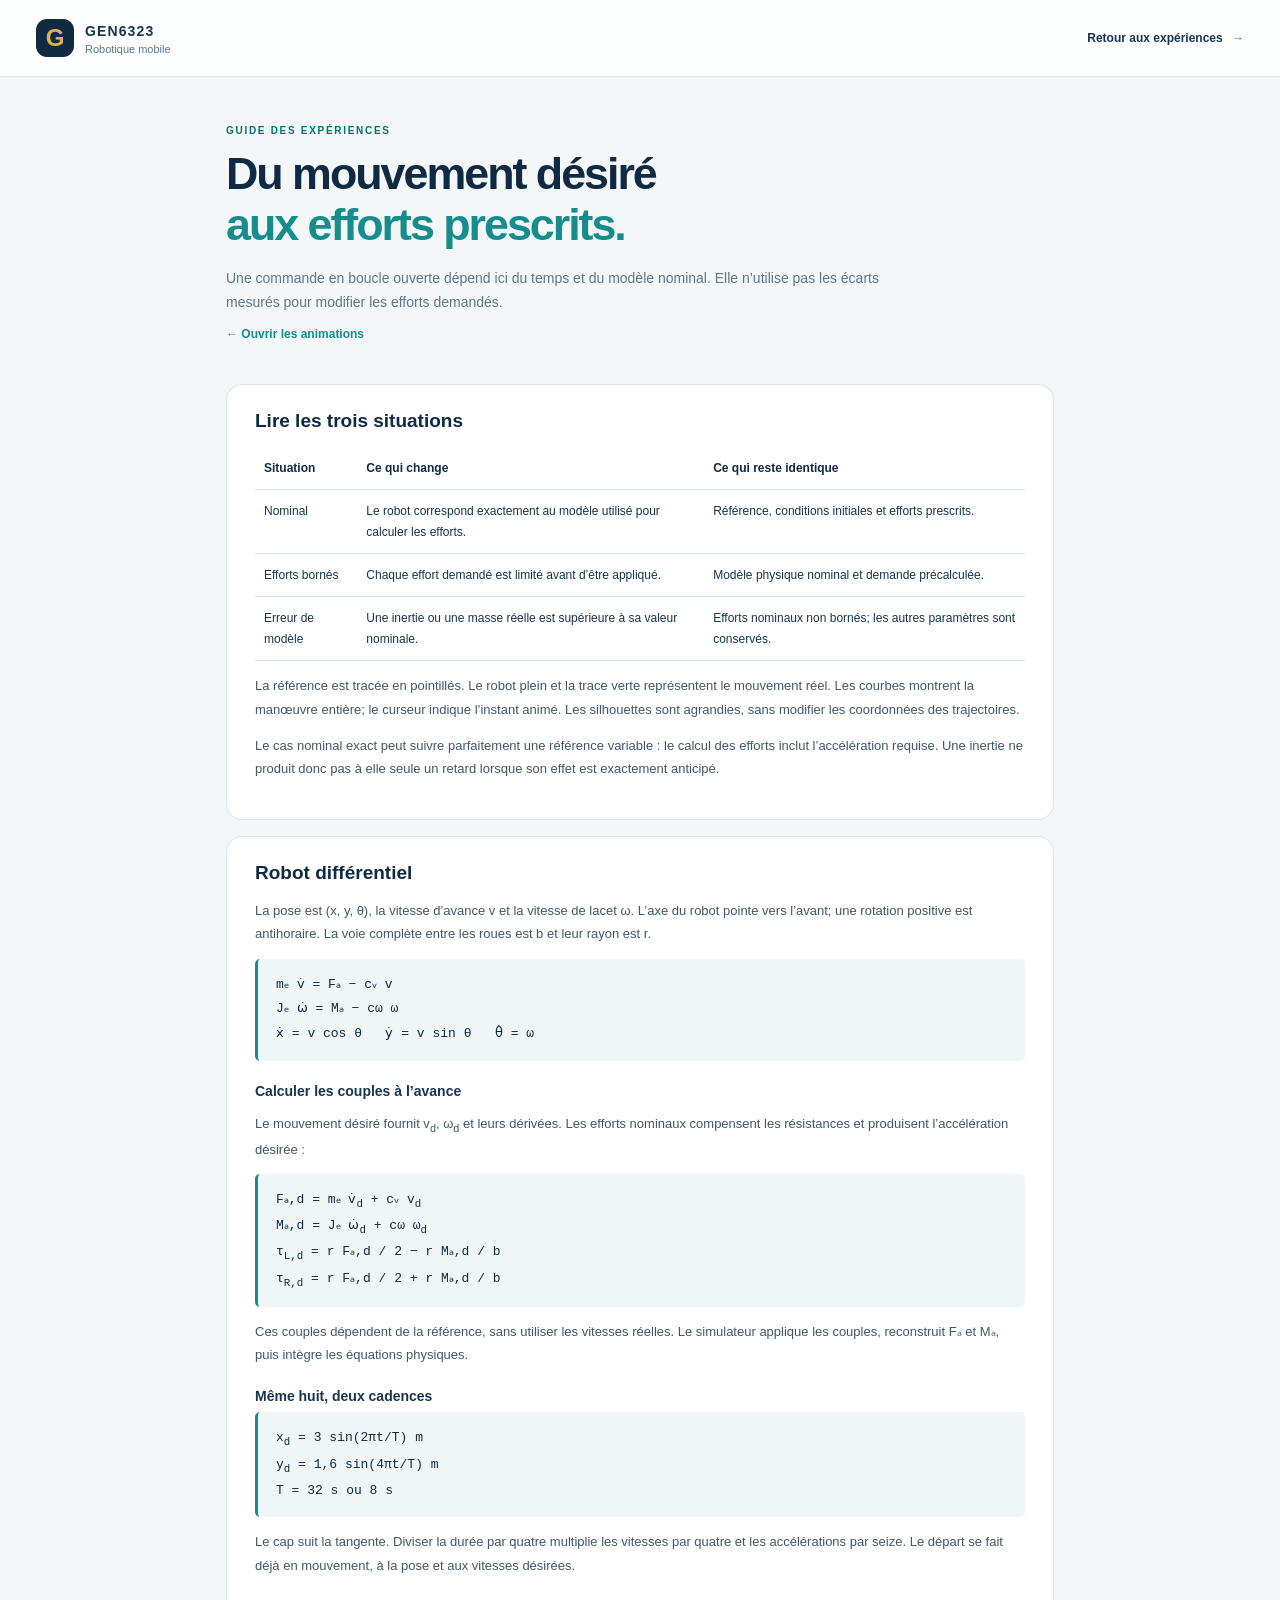
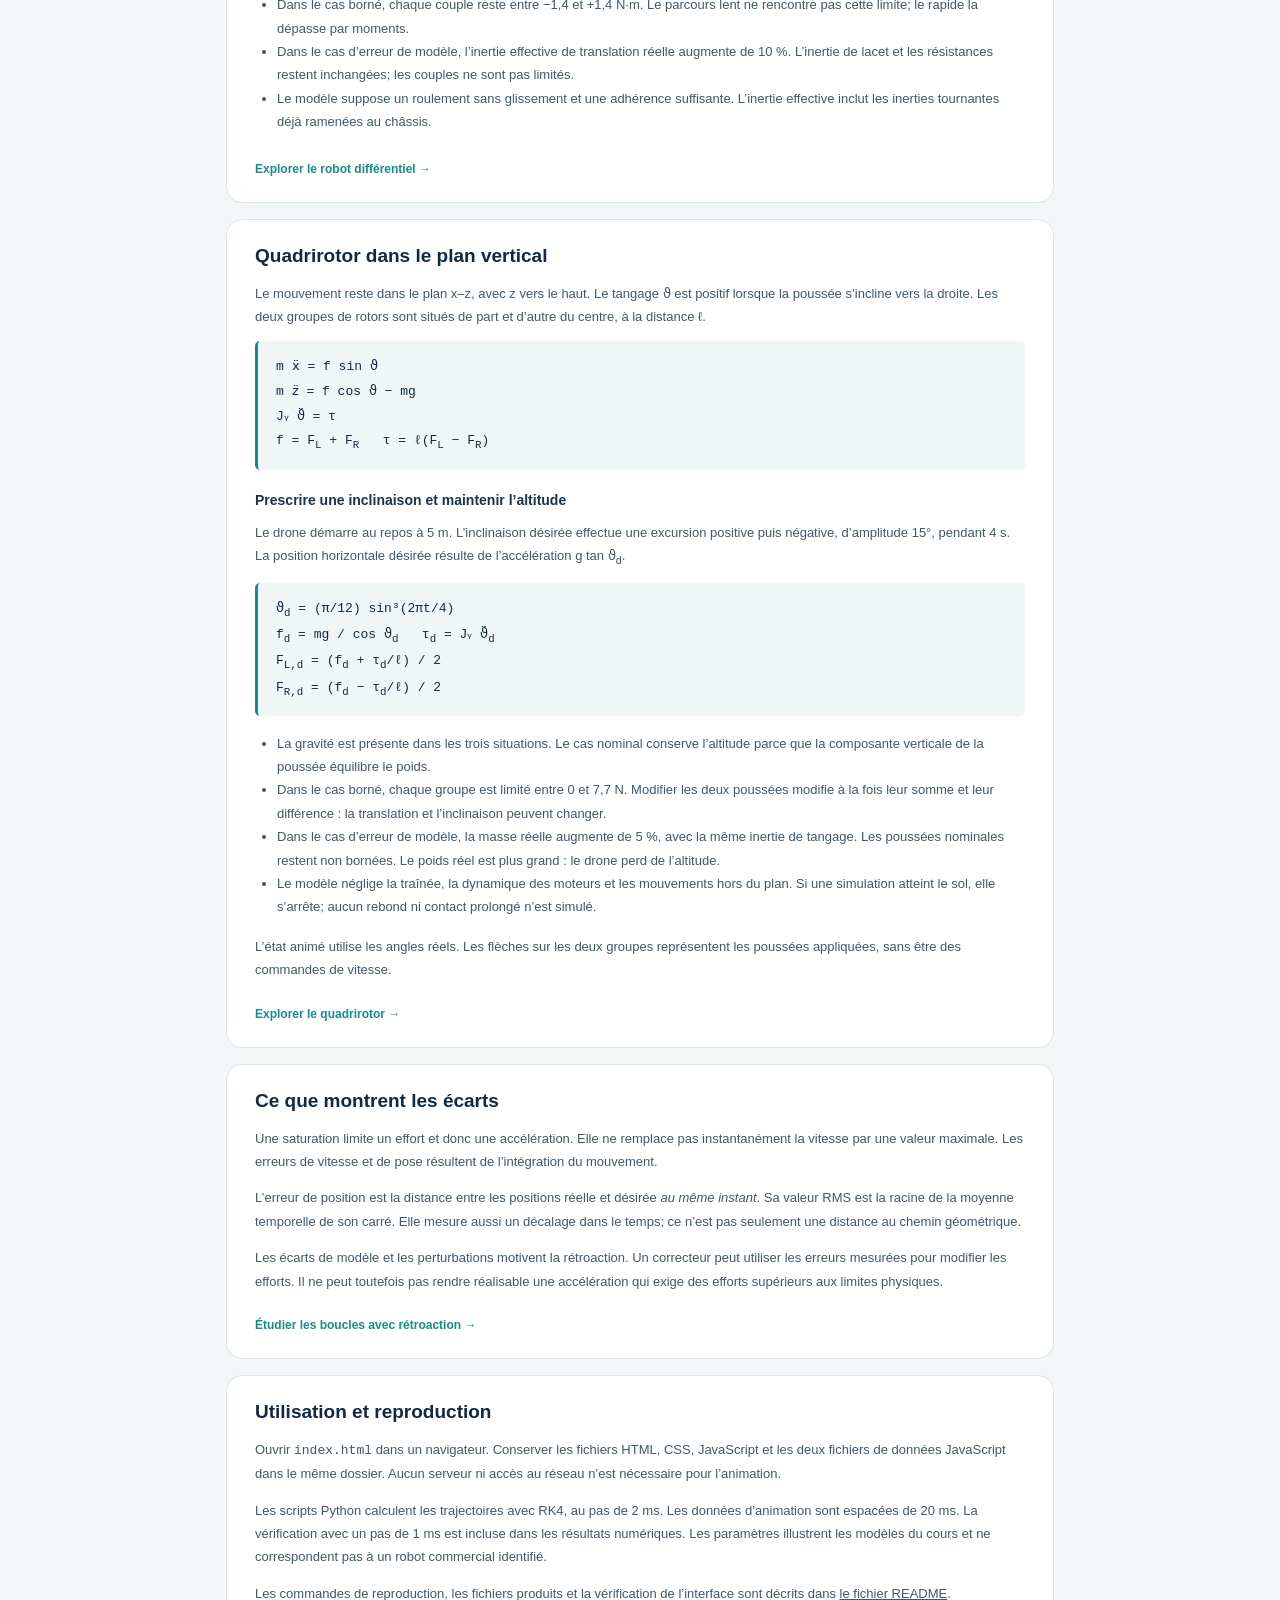
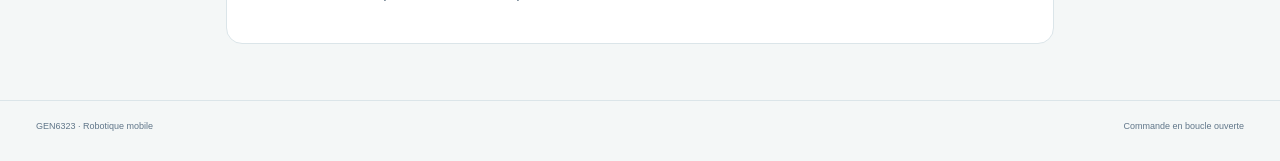
<file: chapitre4/boucle_ouverte/guide.html>
<!doctype html>
<html lang="fr">
<head><meta charset="utf-8"><meta name="viewport" content="width=device-width,initial-scale=1"><title>Guide · Commande en boucle ouverte · GEN6323</title><link rel="stylesheet" href="styles.css"></head>
<body>
<header class="site-header"><div class="header-inner"><a class="brand" href="index.html"><span class="brand-mark" aria-hidden="true">G</span><span><strong>GEN6323</strong><small>Robotique mobile</small></span></a><nav aria-label="Navigation"><a href="index.html">Retour aux expériences <span aria-hidden="true">→</span></a></nav></div></header>
<main class="guide-content">
  <section class="intro"><p class="eyebrow">GUIDE DES EXPÉRIENCES</p><h1>Du mouvement désiré<br><em>aux efforts prescrits.</em></h1><p class="intro-copy">Une commande en boucle ouverte dépend ici du temps et du modèle nominal. Elle n’utilise pas les écarts mesurés pour modifier les efforts demandés.</p><a href="index.html" class="guide-return">← Ouvrir les animations</a></section>
  <section class="guide-section"><h2>Lire les trois situations</h2><table><thead><tr><th>Situation</th><th>Ce qui change</th><th>Ce qui reste identique</th></tr></thead><tbody><tr><td>Nominal</td><td>Le robot correspond exactement au modèle utilisé pour calculer les efforts.</td><td>Référence, conditions initiales et efforts prescrits.</td></tr><tr><td>Efforts bornés</td><td>Chaque effort demandé est limité avant d’être appliqué.</td><td>Modèle physique nominal et demande précalculée.</td></tr><tr><td>Erreur de modèle</td><td>Une inertie ou une masse réelle est supérieure à sa valeur nominale.</td><td>Efforts nominaux non bornés; les autres paramètres sont conservés.</td></tr></tbody></table><p>La référence est tracée en pointillés. Le robot plein et la trace verte représentent le mouvement réel. Les courbes montrent la manœuvre entière; le curseur indique l’instant animé. Les silhouettes sont agrandies, sans modifier les coordonnées des trajectoires.</p><p>Le cas nominal exact peut suivre parfaitement une référence variable : le calcul des efforts inclut l’accélération requise. Une inertie ne produit donc pas à elle seule un retard lorsque son effet est exactement anticipé.</p></section>
  <section class="guide-section"><h2>Robot différentiel</h2><p>La pose est (x, y, θ), la vitesse d’avance v et la vitesse de lacet ω. L’axe du robot pointe vers l’avant; une rotation positive est antihoraire. La voie complète entre les roues est b et leur rayon est r.</p><div class="equation">mₑ v̇ = Fₐ − cᵥ v<br>Jₑ ω̇ = Mₐ − cω ω<br>ẋ = v cos θ &nbsp; ẏ = v sin θ &nbsp; θ̇ = ω</div><h3>Calculer les couples à l’avance</h3><p>Le mouvement désiré fournit v<sub>d</sub>, ω<sub>d</sub> et leurs dérivées. Les efforts nominaux compensent les résistances et produisent l’accélération désirée :</p><div class="equation">Fₐ,d = mₑ v̇<sub>d</sub> + cᵥ v<sub>d</sub><br>Mₐ,d = Jₑ ω̇<sub>d</sub> + cω ω<sub>d</sub><br>τ<sub>L,d</sub> = r Fₐ,d / 2 − r Mₐ,d / b<br>τ<sub>R,d</sub> = r Fₐ,d / 2 + r Mₐ,d / b</div><p>Ces couples dépendent de la référence, sans utiliser les vitesses réelles. Le simulateur applique les couples, reconstruit Fₐ et Mₐ, puis intègre les équations physiques.</p><h3>Même huit, deux cadences</h3><div class="equation">x<sub>d</sub> = 3 sin(2πt/T) m<br>y<sub>d</sub> = 1,6 sin(4πt/T) m<br>T = 32 s ou 8 s</div><p>Le cap suit la tangente. Diviser la durée par quatre multiplie les vitesses par quatre et les accélérations par seize. Le départ se fait déjà en mouvement, à la pose et aux vitesses désirées.</p><ul><li>Dans le cas borné, chaque couple reste entre −1,4 et +1,4 N·m. Le parcours lent ne rencontre pas cette limite; le rapide la dépasse par moments.</li><li>Dans le cas d’erreur de modèle, l’inertie effective de translation réelle augmente de 10 %. L’inertie de lacet et les résistances restent inchangées; les couples ne sont pas limités.</li><li>Le modèle suppose un roulement sans glissement et une adhérence suffisante. L’inertie effective inclut les inerties tournantes déjà ramenées au châssis.</li></ul><a class="guide-return" href="index.html#differentiel">Explorer le robot différentiel →</a></section>
  <section class="guide-section"><h2>Quadrirotor dans le plan vertical</h2><p>Le mouvement reste dans le plan x–z, avec z vers le haut. Le tangage ϑ est positif lorsque la poussée s’incline vers la droite. Les deux groupes de rotors sont situés de part et d’autre du centre, à la distance ℓ.</p><div class="equation">m ẍ = f sin ϑ<br>m z̈ = f cos ϑ − mg<br>Jᵧ ϑ̈ = τ<br>f = F<sub>L</sub> + F<sub>R</sub> &nbsp; τ = ℓ(F<sub>L</sub> − F<sub>R</sub>)</div><h3>Prescrire une inclinaison et maintenir l’altitude</h3><p>Le drone démarre au repos à 5 m. L’inclinaison désirée effectue une excursion positive puis négative, d’amplitude 15°, pendant 4 s. La position horizontale désirée résulte de l’accélération g tan ϑ<sub>d</sub>.</p><div class="equation">ϑ<sub>d</sub> = (π/12) sin³(2πt/4)<br>f<sub>d</sub> = mg / cos ϑ<sub>d</sub> &nbsp; τ<sub>d</sub> = Jᵧ ϑ̈<sub>d</sub><br>F<sub>L,d</sub> = (f<sub>d</sub> + τ<sub>d</sub>/ℓ) / 2<br>F<sub>R,d</sub> = (f<sub>d</sub> − τ<sub>d</sub>/ℓ) / 2</div><ul><li>La gravité est présente dans les trois situations. Le cas nominal conserve l’altitude parce que la composante verticale de la poussée équilibre le poids.</li><li>Dans le cas borné, chaque groupe est limité entre 0 et 7,7 N. Modifier les deux poussées modifie à la fois leur somme et leur différence : la translation et l’inclinaison peuvent changer.</li><li>Dans le cas d’erreur de modèle, la masse réelle augmente de 5 %, avec la même inertie de tangage. Les poussées nominales restent non bornées. Le poids réel est plus grand : le drone perd de l’altitude.</li><li>Le modèle néglige la traînée, la dynamique des moteurs et les mouvements hors du plan. Si une simulation atteint le sol, elle s’arrête; aucun rebond ni contact prolongé n’est simulé.</li></ul><p>L’état animé utilise les angles réels. Les flèches sur les deux groupes représentent les poussées appliquées, sans être des commandes de vitesse.</p><a class="guide-return" href="index.html#drone">Explorer le quadrirotor →</a></section>
  <section class="guide-section"><h2>Ce que montrent les écarts</h2><p>Une saturation limite un effort et donc une accélération. Elle ne remplace pas instantanément la vitesse par une valeur maximale. Les erreurs de vitesse et de pose résultent de l’intégration du mouvement.</p><p>L’erreur de position est la distance entre les positions réelle et désirée <em>au même instant</em>. Sa valeur RMS est la racine de la moyenne temporelle de son carré. Elle mesure aussi un décalage dans le temps; ce n’est pas seulement une distance au chemin géométrique.</p><p>Les écarts de modèle et les perturbations motivent la rétroaction. Un correcteur peut utiliser les erreurs mesurées pour modifier les efforts. Il ne peut toutefois pas rendre réalisable une accélération qui exige des efforts supérieurs aux limites physiques.</p><a class="guide-return" href="../interactif/index.html">Étudier les boucles avec rétroaction →</a></section>
  <section class="guide-section"><h2>Utilisation et reproduction</h2><p>Ouvrir <code>index.html</code> dans un navigateur. Conserver les fichiers HTML, CSS, JavaScript et les deux fichiers de données JavaScript dans le même dossier. Aucun serveur ni accès au réseau n’est nécessaire pour l’animation.</p><p>Les scripts Python calculent les trajectoires avec RK4, au pas de 2 ms. Les données d’animation sont espacées de 20 ms. La vérification avec un pas de 1 ms est incluse dans les résultats numériques. Les paramètres illustrent les modèles du cours et ne correspondent pas à un robot commercial identifié.</p><p>Les commandes de reproduction, les fichiers produits et la vérification de l’interface sont décrits dans <a href="README.md">le fichier README</a>.</p></section>
</main><footer>GEN6323 · Robotique mobile <span>Commande en boucle ouverte</span></footer>
</body></html>
</file>
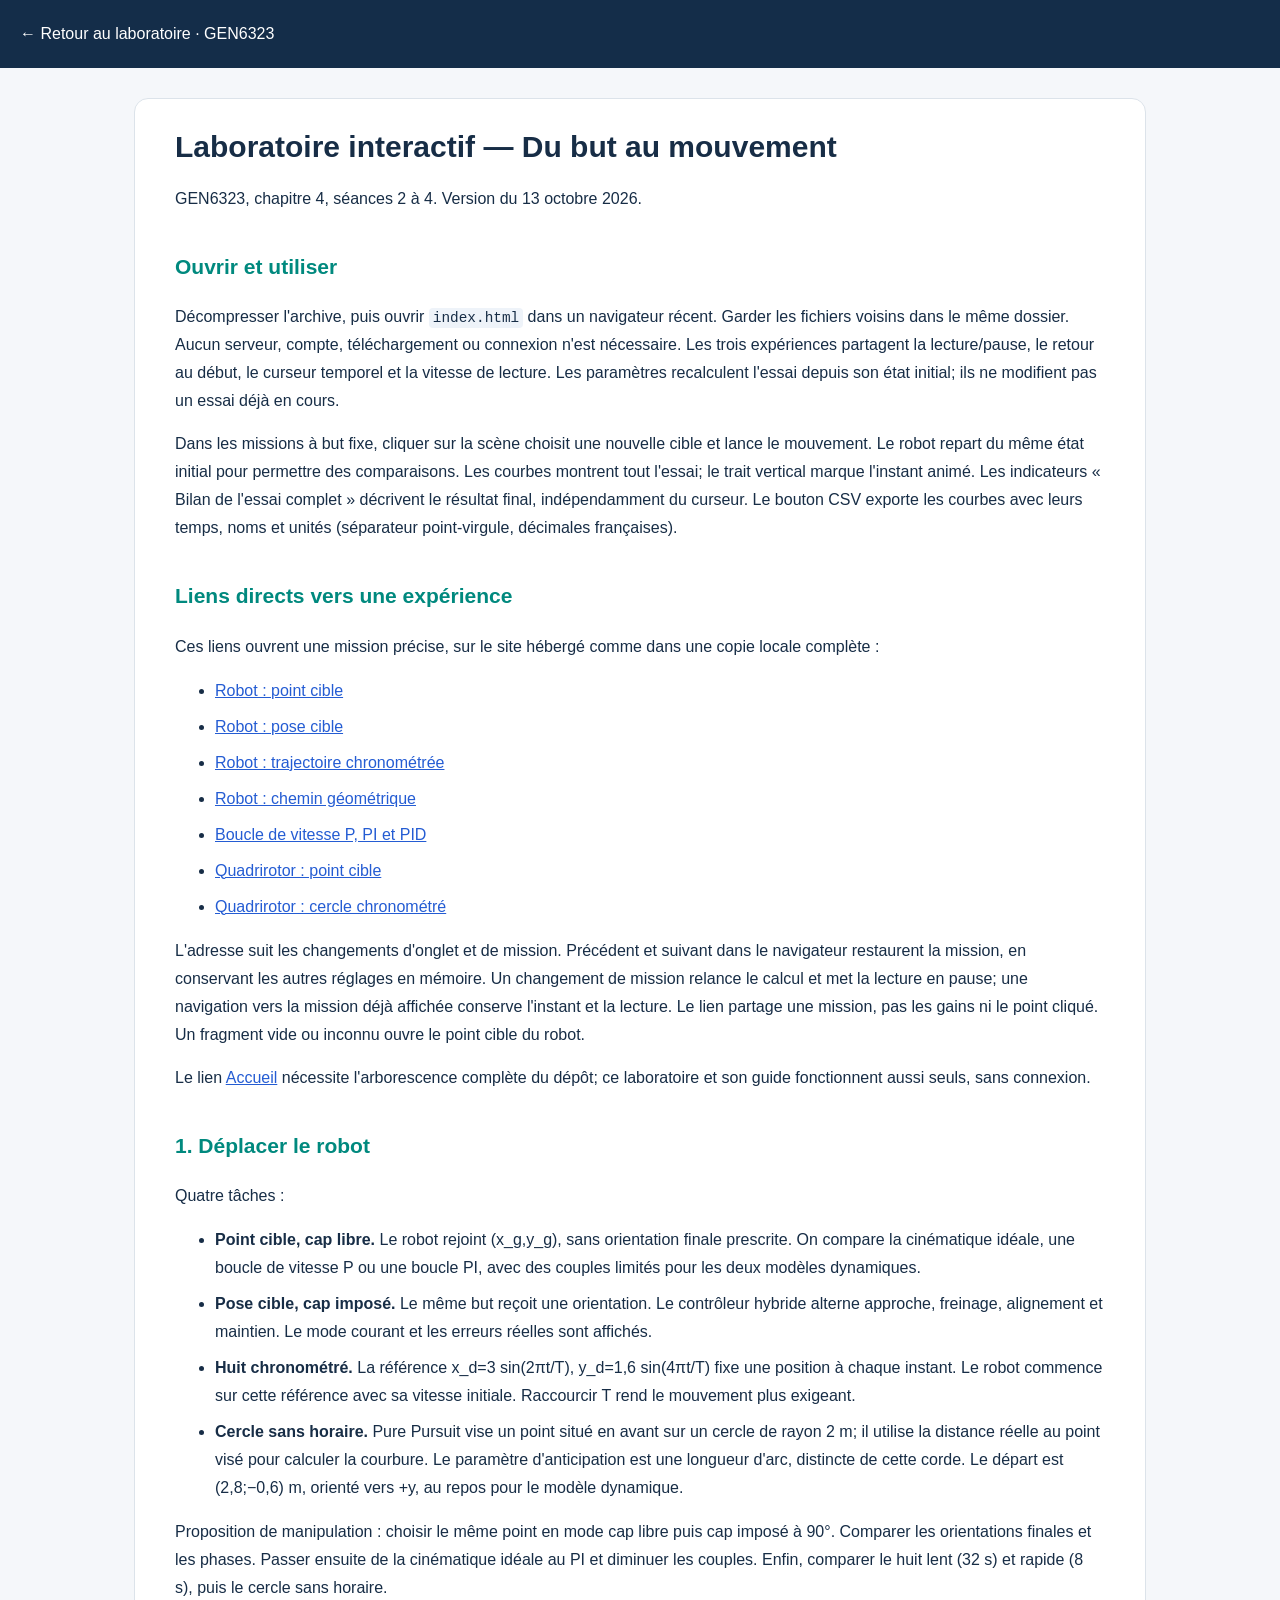
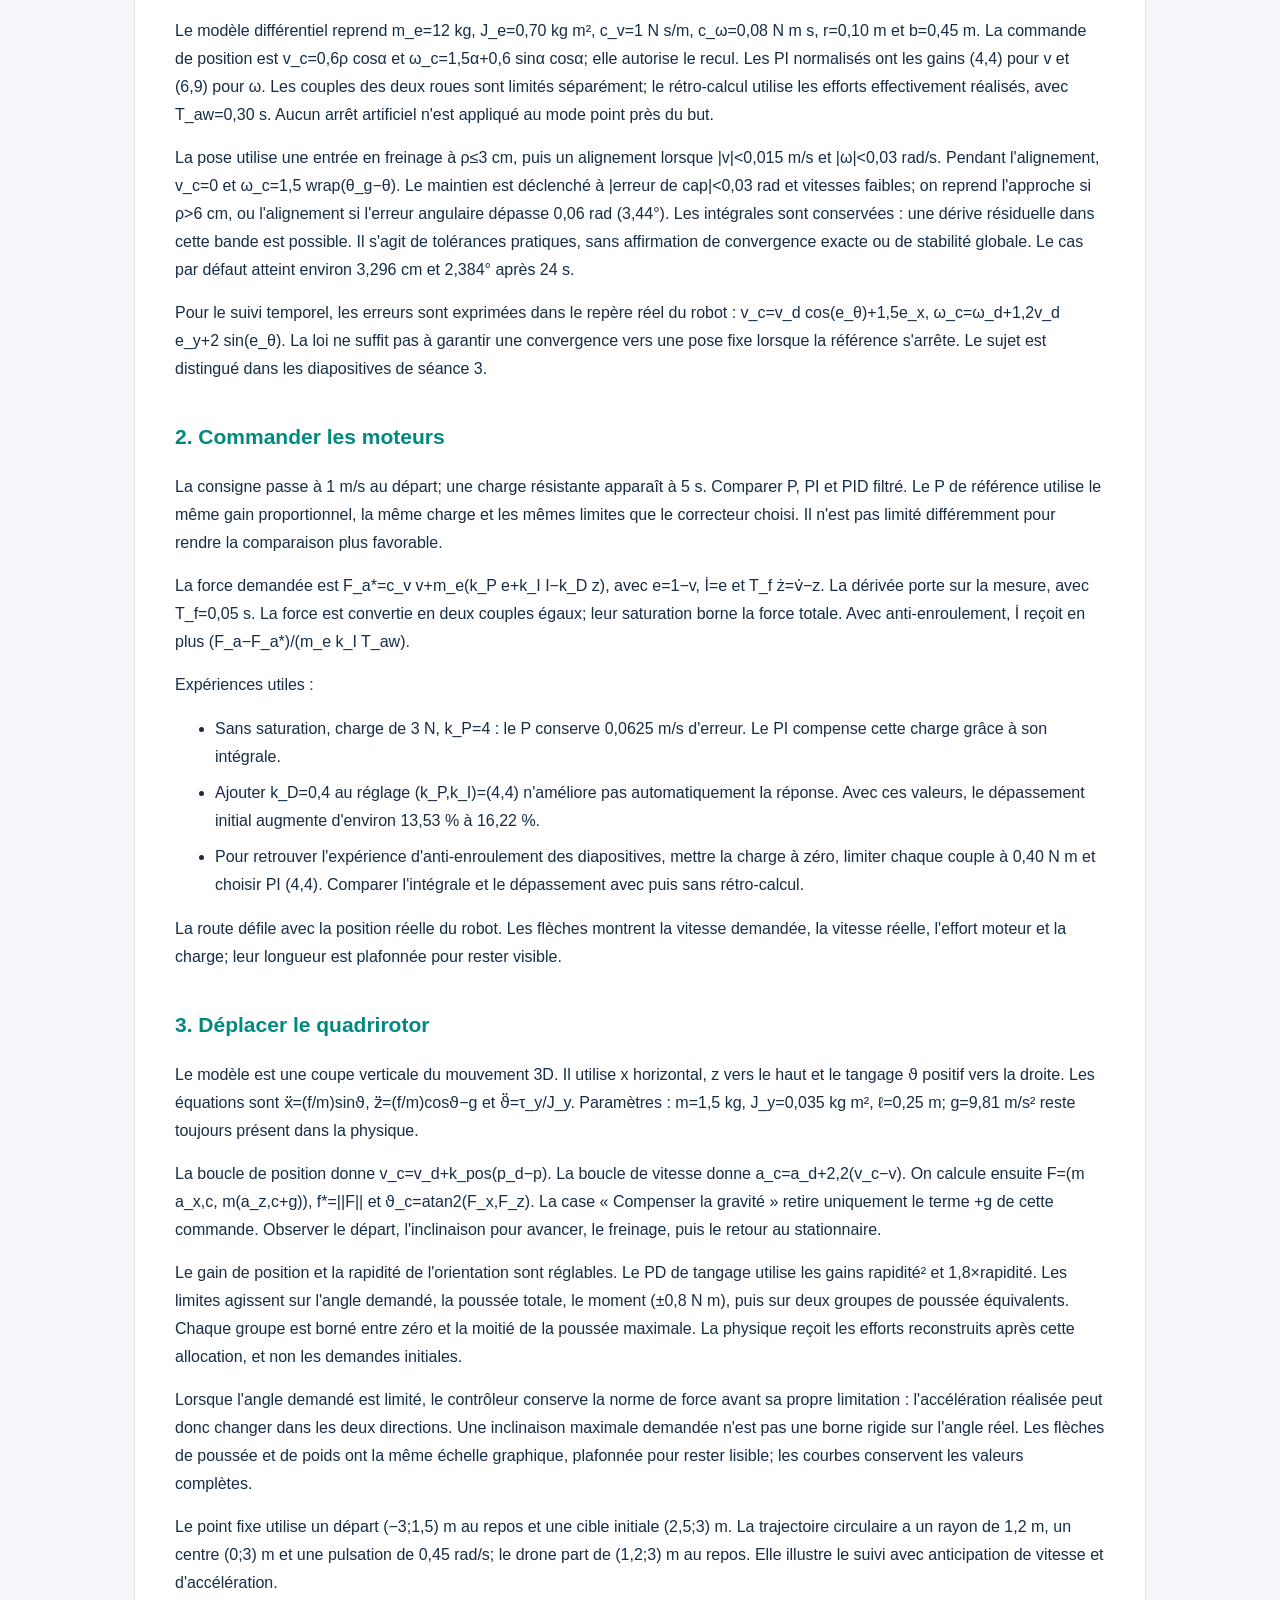
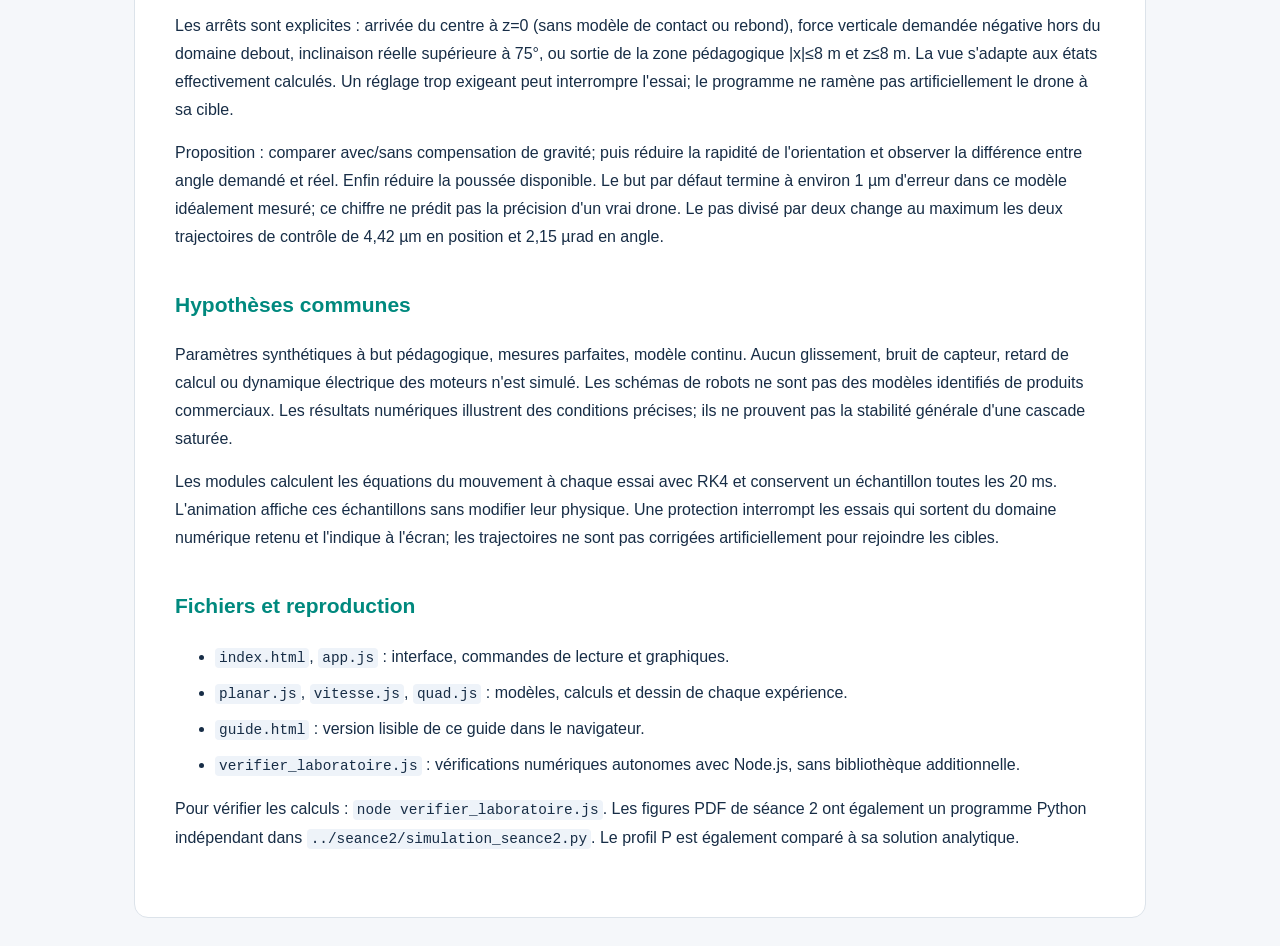
<file: chapitre4/interactif/guide.html>
<!doctype html><html lang="fr"><meta charset="utf-8"><meta name="viewport" content="width=device-width,initial-scale=1"><title>Guide · Laboratoire GEN6323</title><style>body{margin:0;background:#f5f7fa;color:#172d46;font:16px/1.75 -apple-system,BlinkMacSystemFont,Segoe UI,sans-serif}header{background:#142d49;padding:20px;color:white}header a{color:white;text-decoration:none}main{max-width:930px;margin:30px auto;padding:30px 40px 50px;background:white;border:1px solid #dce3ea;border-radius:14px}h1{font-size:30px;line-height:1.2;margin-top:0}h2{font-size:21px;margin-top:36px;color:#00897e}code{font-size:.9em;background:#eef3f9;padding:2px 4px;border-radius:4px;overflow-wrap:anywhere}li{margin:8px 0}p{margin:15px 0}a{color:#245cd3}@media(max-width:650px){main{margin:15px 10px;padding:24px 20px}h1{font-size:25px}}</style><header><a href="index.html">← Retour au laboratoire · GEN6323</a></header><main><h1>Laboratoire interactif — Du but au mouvement</h1><p>GEN6323, chapitre 4, séances 2 à 4. Version du 13 octobre 2026.</p><h2>Ouvrir et utiliser</h2><p>Décompresser l&#x27;archive, puis ouvrir <code>index.html</code> dans un navigateur récent. Garder les fichiers voisins dans le même dossier. Aucun serveur, compte, téléchargement ou connexion n&#x27;est nécessaire. Les trois expériences partagent la lecture/pause, le retour au début, le curseur temporel et la vitesse de lecture. Les paramètres recalculent l&#x27;essai depuis son état initial; ils ne modifient pas un essai déjà en cours.</p><p>Dans les missions à but fixe, cliquer sur la scène choisit une nouvelle cible et lance le mouvement. Le robot repart du même état initial pour permettre des comparaisons. Les courbes montrent tout l&#x27;essai; le trait vertical marque l&#x27;instant animé. Les indicateurs « Bilan de l&#x27;essai complet » décrivent le résultat final, indépendamment du curseur. Le bouton CSV exporte les courbes avec leurs temps, noms et unités (séparateur point-virgule, décimales françaises).</p><h2>Liens directs vers une expérience</h2><p>Ces liens ouvrent une mission précise, sur le site hébergé comme dans une copie locale complète :</p><ul><li><a href="index.html#planar">Robot : point cible</a></li><li><a href="index.html#planar/pose">Robot : pose cible</a></li><li><a href="index.html#planar/trajectory">Robot : trajectoire chronométrée</a></li><li><a href="index.html#planar/path">Robot : chemin géométrique</a></li><li><a href="index.html#vitesse">Boucle de vitesse P, PI et PID</a></li><li><a href="index.html#quad">Quadrirotor : point cible</a></li><li><a href="index.html#quad/trajectory">Quadrirotor : cercle chronométré</a></li></ul><p>L'adresse suit les changements d'onglet et de mission. Précédent et suivant dans le navigateur restaurent la mission, en conservant les autres réglages en mémoire. Un changement de mission relance le calcul et met la lecture en pause; une navigation vers la mission déjà affichée conserve l'instant et la lecture. Le lien partage une mission, pas les gains ni le point cliqué. Un fragment vide ou inconnu ouvre le point cible du robot.</p><p>Le lien <a href="../../index.html">Accueil</a> nécessite l'arborescence complète du dépôt; ce laboratoire et son guide fonctionnent aussi seuls, sans connexion.</p><h2>1. Déplacer le robot</h2><p>Quatre tâches :</p><ul><li><strong>Point cible, cap libre.</strong> Le robot rejoint (x_g,y_g), sans orientation finale prescrite. On compare la cinématique idéale, une boucle de vitesse P ou une boucle PI, avec des couples limités pour les deux modèles dynamiques.</li><li><strong>Pose cible, cap imposé.</strong> Le même but reçoit une orientation. Le contrôleur hybride alterne approche, freinage, alignement et maintien. Le mode courant et les erreurs réelles sont affichés.</li><li><strong>Huit chronométré.</strong> La référence x_d=3 sin(2πt/T), y_d=1,6 sin(4πt/T) fixe une position à chaque instant. Le robot commence sur cette référence avec sa vitesse initiale. Raccourcir T rend le mouvement plus exigeant.</li><li><strong>Cercle sans horaire.</strong> Pure Pursuit vise un point situé en avant sur un cercle de rayon 2 m; il utilise la distance réelle au point visé pour calculer la courbure. Le paramètre d&#x27;anticipation est une longueur d&#x27;arc, distincte de cette corde. Le départ est (2,8;−0,6) m, orienté vers +y, au repos pour le modèle dynamique.</li></ul><p>Proposition de manipulation : choisir le même point en mode cap libre puis cap imposé à 90°. Comparer les orientations finales et les phases. Passer ensuite de la cinématique idéale au PI et diminuer les couples. Enfin, comparer le huit lent (32 s) et rapide (8 s), puis le cercle sans horaire.</p><p>Le modèle différentiel reprend m_e=12 kg, J_e=0,70 kg m², c_v=1 N s/m, c_ω=0,08 N m s, r=0,10 m et b=0,45 m. La commande de position est v_c=0,6ρ cosα et ω_c=1,5α+0,6 sinα cosα; elle autorise le recul. Les PI normalisés ont les gains (4,4) pour v et (6,9) pour ω. Les couples des deux roues sont limités séparément; le rétro-calcul utilise les efforts effectivement réalisés, avec T_aw=0,30 s. Aucun arrêt artificiel n&#x27;est appliqué au mode point près du but.</p><p>La pose utilise une entrée en freinage à ρ≤3 cm, puis un alignement lorsque |v|&lt;0,015 m/s et |ω|&lt;0,03 rad/s. Pendant l&#x27;alignement, v_c=0 et ω_c=1,5 wrap(θ_g−θ). Le maintien est déclenché à |erreur de cap|&lt;0,03 rad et vitesses faibles; on reprend l&#x27;approche si ρ&gt;6 cm, ou l&#x27;alignement si l&#x27;erreur angulaire dépasse 0,06 rad (3,44°). Les intégrales sont conservées : une dérive résiduelle dans cette bande est possible. Il s&#x27;agit de tolérances pratiques, sans affirmation de convergence exacte ou de stabilité globale. Le cas par défaut atteint environ 3,296 cm et 2,384° après 24 s.</p><p>Pour le suivi temporel, les erreurs sont exprimées dans le repère réel du robot : v_c=v_d cos(e_θ)+1,5e_x, ω_c=ω_d+1,2v_d e_y+2 sin(e_θ). La loi ne suffit pas à garantir une convergence vers une pose fixe lorsque la référence s&#x27;arrête. Le sujet est distingué dans les diapositives de séance 3.</p><h2>2. Commander les moteurs</h2><p>La consigne passe à 1 m/s au départ; une charge résistante apparaît à 5 s. Comparer P, PI et PID filtré. Le P de référence utilise le même gain proportionnel, la même charge et les mêmes limites que le correcteur choisi. Il n&#x27;est pas limité différemment pour rendre la comparaison plus favorable.</p><p>La force demandée est F_a*=c_v v+m_e(k_P e+k_I I−k_D z), avec e=1−v, İ=e et T_f ż=v̇−z. La dérivée porte sur la mesure, avec T_f=0,05 s. La force est convertie en deux couples égaux; leur saturation borne la force totale. Avec anti-enroulement, İ reçoit en plus (F_a−F_a*)/(m_e k_I T_aw).</p><p>Expériences utiles :</p><ul><li>Sans saturation, charge de 3 N, k_P=4 : le P conserve 0,0625 m/s d&#x27;erreur. Le PI compense cette charge grâce à son intégrale.</li><li>Ajouter k_D=0,4 au réglage (k_P,k_I)=(4,4) n&#x27;améliore pas automatiquement la réponse. Avec ces valeurs, le dépassement initial augmente d&#x27;environ 13,53 % à 16,22 %.</li><li>Pour retrouver l&#x27;expérience d&#x27;anti-enroulement des diapositives, mettre la charge à zéro, limiter chaque couple à 0,40 N m et choisir PI (4,4). Comparer l&#x27;intégrale et le dépassement avec puis sans rétro-calcul.</li></ul><p>La route défile avec la position réelle du robot. Les flèches montrent la vitesse demandée, la vitesse réelle, l&#x27;effort moteur et la charge; leur longueur est plafonnée pour rester visible.</p><h2>3. Déplacer le quadrirotor</h2><p>Le modèle est une coupe verticale du mouvement 3D. Il utilise x horizontal, z vers le haut et le tangage ϑ positif vers la droite. Les équations sont ẍ=(f/m)sinϑ, z̈=(f/m)cosϑ−g et ϑ̈=τ_y/J_y. Paramètres : m=1,5 kg, J_y=0,035 kg m², ℓ=0,25 m; g=9,81 m/s² reste toujours présent dans la physique.</p><p>La boucle de position donne v_c=v_d+k_pos(p_d−p). La boucle de vitesse donne a_c=a_d+2,2(v_c−v). On calcule ensuite F=(m a_x,c, m(a_z,c+g)), f*=||F|| et ϑ_c=atan2(F_x,F_z). La case « Compenser la gravité » retire uniquement le terme +g de cette commande. Observer le départ, l&#x27;inclinaison pour avancer, le freinage, puis le retour au stationnaire.</p><p>Le gain de position et la rapidité de l&#x27;orientation sont réglables. Le PD de tangage utilise les gains rapidité² et 1,8×rapidité. Les limites agissent sur l&#x27;angle demandé, la poussée totale, le moment (±0,8 N m), puis sur deux groupes de poussée équivalents. Chaque groupe est borné entre zéro et la moitié de la poussée maximale. La physique reçoit les efforts reconstruits après cette allocation, et non les demandes initiales.</p><p>Lorsque l&#x27;angle demandé est limité, le contrôleur conserve la norme de force avant sa propre limitation : l&#x27;accélération réalisée peut donc changer dans les deux directions. Une inclinaison maximale demandée n&#x27;est pas une borne rigide sur l&#x27;angle réel. Les flèches de poussée et de poids ont la même échelle graphique, plafonnée pour rester lisible; les courbes conservent les valeurs complètes.</p><p>Le point fixe utilise un départ (−3;1,5) m au repos et une cible initiale (2,5;3) m. La trajectoire circulaire a un rayon de 1,2 m, un centre (0;3) m et une pulsation de 0,45 rad/s; le drone part de (1,2;3) m au repos. Elle illustre le suivi avec anticipation de vitesse et d&#x27;accélération.</p><p>Les arrêts sont explicites : arrivée du centre à z=0 (sans modèle de contact ou rebond), force verticale demandée négative hors du domaine debout, inclinaison réelle supérieure à 75°, ou sortie de la zone pédagogique |x|≤8 m et z≤8 m. La vue s&#x27;adapte aux états effectivement calculés. Un réglage trop exigeant peut interrompre l&#x27;essai; le programme ne ramène pas artificiellement le drone à sa cible.</p><p>Proposition : comparer avec/sans compensation de gravité; puis réduire la rapidité de l&#x27;orientation et observer la différence entre angle demandé et réel. Enfin réduire la poussée disponible. Le but par défaut termine à environ 1 µm d&#x27;erreur dans ce modèle idéalement mesuré; ce chiffre ne prédit pas la précision d&#x27;un vrai drone. Le pas divisé par deux change au maximum les deux trajectoires de contrôle de 4,42 µm en position et 2,15 µrad en angle.</p><h2>Hypothèses communes</h2><p>Paramètres synthétiques à but pédagogique, mesures parfaites, modèle continu. Aucun glissement, bruit de capteur, retard de calcul ou dynamique électrique des moteurs n&#x27;est simulé. Les schémas de robots ne sont pas des modèles identifiés de produits commerciaux. Les résultats numériques illustrent des conditions précises; ils ne prouvent pas la stabilité générale d&#x27;une cascade saturée.</p><p>Les modules calculent les équations du mouvement à chaque essai avec RK4 et conservent un échantillon toutes les 20 ms. L&#x27;animation affiche ces échantillons sans modifier leur physique. Une protection interrompt les essais qui sortent du domaine numérique retenu et l&#x27;indique à l&#x27;écran; les trajectoires ne sont pas corrigées artificiellement pour rejoindre les cibles.</p><h2>Fichiers et reproduction</h2><ul><li><code>index.html</code>, <code>app.js</code> : interface, commandes de lecture et graphiques.</li><li><code>planar.js</code>, <code>vitesse.js</code>, <code>quad.js</code> : modèles, calculs et dessin de chaque expérience.</li><li><code>guide.html</code> : version lisible de ce guide dans le navigateur.</li><li><code>verifier_laboratoire.js</code> : vérifications numériques autonomes avec Node.js, sans bibliothèque additionnelle.</li></ul><p>Pour vérifier les calculs : <code>node verifier_laboratoire.js</code>. Les figures PDF de séance 2 ont également un programme Python indépendant dans <code>../seance2/simulation_seance2.py</code>. Le profil P est également comparé à sa solution analytique. </p></main></html>
</file>
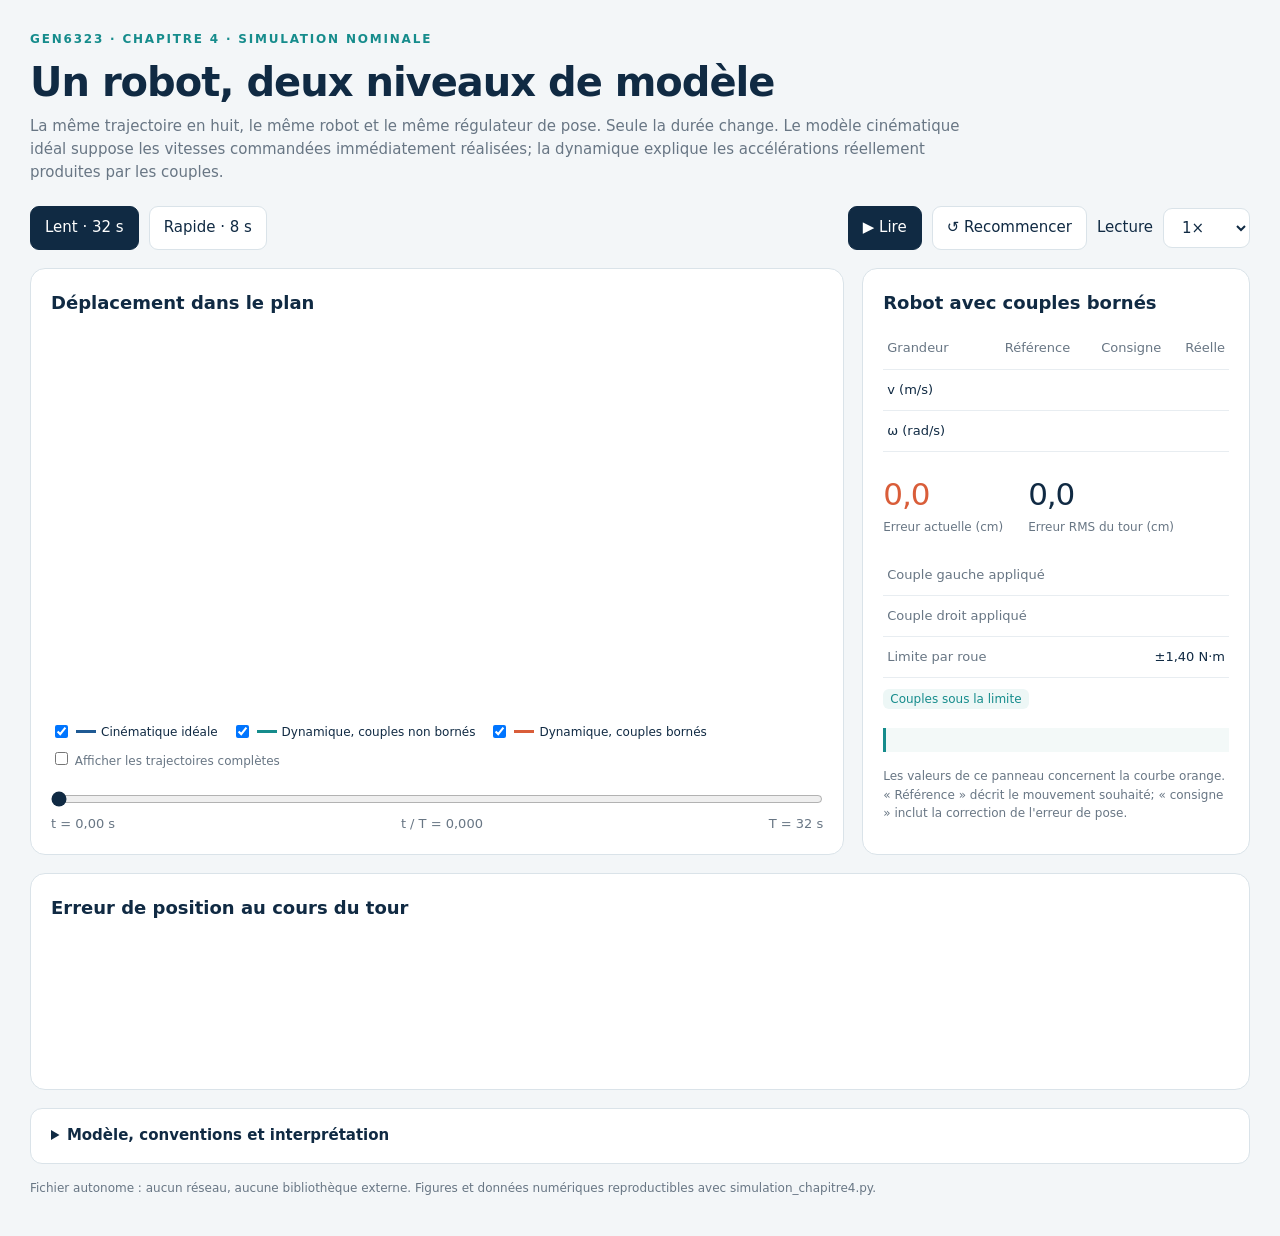
<file: chapitre4/seance1/chapitre4_animation_template.html>
<!doctype html>
<html lang="fr"><head><meta charset="utf-8"><meta name="viewport" content="width=device-width, initial-scale=1">
<title>GEN6323 — Un robot, deux niveaux de modèle</title>
<style>
:root{--navy:#102a43;--blue:#1f5a94;--teal:#168c8c;--orange:#d95d39;--muted:#687684;--soft:#f3f6f8;--line:#dae3e9}*{box-sizing:border-box}body{margin:0;background:var(--soft);color:var(--navy);font:15px/1.55 system-ui,-apple-system,sans-serif}main{max-width:1280px;margin:auto;padding:30px}h1{font-size:clamp(25px,3.5vw,40px);line-height:1.15;letter-spacing:-.025em;margin:10px 0}h2{font-size:18px;margin:0 0 12px}p{margin:9px 0}.kicker{font-size:12px;font-weight:750;letter-spacing:.15em;color:var(--teal)}.intro{color:var(--muted);max-width:950px}.toolbar{display:flex;align-items:center;flex-wrap:wrap;gap:10px;margin:22px 0 18px}button,select{border:1px solid var(--line);background:white;color:var(--navy);border-radius:9px;padding:9px 14px;font:inherit;cursor:pointer}button.active,#play{background:var(--navy);color:white;border-color:var(--navy)}button:focus-visible,select:focus-visible,input:focus-visible{outline:3px solid var(--teal);outline-offset:3px}.spacer{flex:1}.grid{display:grid;grid-template-columns:minmax(0,2.1fr) minmax(300px,1fr);gap:18px}.card{background:white;border:1px solid var(--line);border-radius:15px;padding:20px;min-width:0}.canvasbox{position:relative;width:100%;height:390px}canvas{width:100%;height:100%;display:block}.legend{display:flex;flex-wrap:wrap;gap:14px;font-size:12px;margin-top:4px}.legend label{display:flex;align-items:center;gap:5px;cursor:pointer}.key{width:20px;height:3px;background:var(--orange);display:inline-block}.ideal{background:var(--blue)}.lag{background:var(--teal)}.slider{width:100%;accent-color:var(--navy);margin:20px 0 5px}.times{display:flex;justify-content:space-between;color:var(--muted);font-variant-numeric:tabular-nums;font-size:13px}.values{width:100%;border-collapse:collapse;font-variant-numeric:tabular-nums;font-size:13px}.values th{text-align:left;color:var(--muted);font-weight:500}.values td,.values th{padding:10px 4px;border-bottom:1px solid #e8edf1}.values td:not(:first-child),.values th:not(:first-child){text-align:right}.large{font-size:31px;letter-spacing:-.035em}.orange{color:var(--orange)}.muted{color:var(--muted)}.tag{border-radius:6px;padding:3px 7px;background:#edf7f6;color:var(--teal);font-size:12px}.tag.sat{background:#fff0e9;color:#ac3d1d}.metrics{display:flex;gap:25px;margin:18px 0}.metric small{display:block;color:var(--muted);font-size:12px}.notice{padding:12px 14px;border-left:3px solid var(--teal);background:#f3f9f8;font-size:13px;margin-top:18px}.graphbox{height:135px;margin-top:8px}.foot{font-size:12px;color:var(--muted);margin-top:15px}details{margin-top:18px;background:white;border:1px solid var(--line);border-radius:12px;padding:15px 20px}summary{font-weight:650;cursor:pointer}.equations{font-family:ui-monospace,monospace;white-space:pre-wrap;font-size:12px;line-height:1.8;background:var(--soft);padding:12px;border-radius:8px}.twocol{display:grid;grid-template-columns:1fr 1fr;gap:24px}.fulltoggle{font-size:12px;color:var(--muted);display:block;margin-top:8px}@media(max-width:850px){main{padding:18px}.grid,.twocol{grid-template-columns:1fr}.canvasbox{height:330px}.spacer{display:none}.card{padding:15px}h1{font-size:28px}}
</style></head><body><main>
<div class="kicker">GEN6323 · CHAPITRE 4 · SIMULATION NOMINALE</div>
<h1>Un robot, deux niveaux de modèle</h1>
<p class="intro">La même trajectoire en huit, le même robot et le même régulateur de pose. Seule la durée change. Le modèle cinématique idéal suppose les vitesses commandées immédiatement réalisées; la dynamique explique les accélérations réellement produites par les couples.</p>
<div class="toolbar"><button id="slow" class="active" aria-pressed="true">Lent · 32 s</button><button id="fast" aria-pressed="false">Rapide · 8 s</button><span class="spacer"></span><button id="play">▶ Lire</button><button id="reset" aria-label="Revenir au départ">↺ Recommencer</button><label for="speed">Lecture</label><select id="speed"><option value=".5">0,5×</option><option value="1" selected>1×</option><option value="2">2×</option></select></div>
<div class="grid"><section class="card"><h2>Déplacement dans le plan</h2><div class="canvasbox"><canvas id="path" aria-label="Trajectoires dans le plan et robots animés"></canvas></div><div class="legend"><label><input id="showideal" type="checkbox" checked><span class="key ideal"></span>Cinématique idéale</label><label><input id="showlag" type="checkbox" checked><span class="key lag"></span>Dynamique, couples non bornés</label><label><input id="showlimited" type="checkbox" checked><span class="key"></span>Dynamique, couples bornés</label></div><label class="fulltoggle"><input type="checkbox" id="full"> Afficher les trajectoires complètes</label><input class="slider" id="scrub" type="range" min="0" max="1000" value="0" aria-label="Temps de simulation"><div class="times"><span id="time">t = 0,00 s</span><span id="phase">t / T = 0,000</span><span id="duration">T = 32 s</span></div></section>
<aside class="card"><h2>Robot avec couples bornés</h2><table class="values"><thead><tr><th>Grandeur</th><th>Référence</th><th>Consigne</th><th>Réelle</th></tr></thead><tbody><tr><td>v (m/s)</td><td id="vd"></td><td id="vc"></td><td id="v" class="orange"></td></tr><tr><td>ω (rad/s)</td><td id="wd"></td><td id="wc"></td><td id="w" class="orange"></td></tr></tbody></table><div class="metrics"><div class="metric"><span class="large orange" id="err">0,0</span><small>Erreur actuelle (cm)</small></div><div class="metric"><span class="large" id="rms">0,0</span><small>Erreur RMS du tour (cm)</small></div></div><table class="values"><tr><th>Couple gauche appliqué</th><td id="tl"></td></tr><tr><th>Couple droit appliqué</th><td id="tr"></td></tr><tr><th>Limite par roue</th><td>±1,40 N·m</td></tr></table><p><span id="sat" class="tag">Couples sous la limite</span></p><p id="lesson" class="notice"></p><div class="foot">Les valeurs de ce panneau concernent la courbe orange. « Référence » décrit le mouvement souhaité; « consigne » inclut la correction de l'erreur de pose.</div></aside></div>
<section class="card" style="margin-top:18px"><h2>Erreur de position au cours du tour</h2><div class="graphbox"><canvas id="error" aria-label="Erreur de position en centimètres en fonction du temps normalisé"></canvas></div></section>
<details><summary>Modèle, conventions et interprétation</summary><div class="twocol"><div><h3>Ce que l'on compare</h3><p>Les trois modèles utilisent la même boucle externe. Dans le modèle idéal, v = v<sub>c</sub> et ω = ω<sub>c</sub>. Avec la boucle de vitesse dynamique et sans saturation, T<sub>v</sub> v̇ = v<sub>c</sub> − v et T<sub>ω</sub> ω̇ = ω<sub>c</sub> − ω. Le troisième cas borne chaque couple à ±1,40 N·m.</p><p>Les robots commencent exactement à la pose et aux vitesses de référence. La différence ne vient donc pas d'un démarrage brutal.</p><p>Une dynamique connue pourrait permettre l'anticipation des accélérations. Elle ne supprime pas la limite des couples : le mouvement rapide exige nominalement un pic de 2,187 N·m par roue.</p></div><div><h3>Équations du robot</h3><div class="equations">ẋ = v cos θ,  ẏ = v sin θ,  θ̇ = ω
mₑ v̇ = (τL + τR)/r − cᵥ v
Jₑ ω̇ = b(τR − τL)/(2r) − cω ω

x_d = 3 sin s, y_d = 1,6 sin(2s)
s = 2πt/T

mₑ = 12 kg, Jₑ = 0,70 kg·m²
r = 0,10 m, b = 0,45 m (voie complète)
cᵥ = 1 N·s/m, cω = 0,08 N·m·s
Tᵥ = 0,25 s, Tω = 0,18 s</div></div></div><p class="foot">Repère corps : x vers l'avant, y vers la gauche; θ positif dans le sens antihoraire. Sol plan, centre de masse sur le milieu de l'essieu, roulement sans glissement et adhérence suffisante supposés. Inerties effectives. Modèle illustratif sans identification expérimentale; aucune simulation de glissement, de moteur électrique, de batterie ou de courbe couple-vitesse. Calcul RK4 à 2 ms; contrôle de convergence à 1 ms. L'animation interpole des échantillons espacés de 20 ms; les mesures RMS utilisent le calcul complet.</p></details>
<p class="foot">Fichier autonome : aucun réseau, aucune bibliothèque externe. Figures et données numériques reproductibles avec simulation_chapitre4.py.</p>
</main><script>
'use strict';
const DATA=__SIM_DATA__;
const $=id=>document.getElementById(id); const col={ideal:'#1f5a94',lag:'#168c8c',limited:'#d95d39'};
let T=32, elapsed=0,playing=false,last=null;const f=(x,n=2)=>x.toFixed(n).replace('.',',');
function run(m){return DATA[T][m]}function sample(m){let d=run(m),q=Math.min(d.t.length-1,elapsed/d.t[1]),i=Math.floor(q),j=Math.min(i+1,d.t.length-1),a=q-i;let blend=(field)=>d[field][i].map((v,k)=>v+(d[field][j][k]-v)*a);return {pose:blend('pose'),vel:blend('vel'),cmd:blend('cmd'),tau:blend('tau'),ref:blend('ref')};}
function fit(canvas){let r=canvas.getBoundingClientRect(),ratio=window.devicePixelRatio||1;let w=Math.round(r.width*ratio),h=Math.round(r.height*ratio);if(canvas.width!==w||canvas.height!==h){canvas.width=w;canvas.height=h}let c=canvas.getContext('2d');c.setTransform(ratio,0,0,ratio,0,0);c.clearRect(0,0,r.width,r.height);return {c,w:r.width,h:r.height};}
function drawPath(){let {c,w,h}=fit($('path'));let pad=30,scale=Math.min((w-2*pad)/7.5,(h-2*pad)/4.8),X=x=>w/2+x*scale,Y=y=>h/2-y*scale;c.font='11px system-ui';c.textAlign='center';c.fillStyle='#687684';c.strokeStyle='#e8edf1';c.lineWidth=1;for(let x=-3;x<=3;x++){c.beginPath();c.moveTo(X(x),Y(-2.1));c.lineTo(X(x),Y(2.1));c.stroke();c.fillText(x,X(x),Y(-2.1)+17)}for(let y=-2;y<=2;y++){c.beginPath();c.moveTo(X(-3.6),Y(y));c.lineTo(X(3.6),Y(y));c.stroke();c.fillText(y,X(-3.6)-14,Y(y)+4)}c.fillText('x (m)',w-25,h-4);c.fillText('y (m)',22,12);
function curve(points,end,color,dash=[],lw=2){c.beginPath();c.strokeStyle=color;c.lineWidth=lw;c.setLineDash(dash);for(let i=0;i<=end;i++){let p=points[i];if(i===0)c.moveTo(X(p[0]),Y(p[1]));else c.lineTo(X(p[0]),Y(p[1]))}c.stroke();c.setLineDash([])}
let ref=run('ideal').ref;curve(ref,ref.length-1,'#c8d2da',[4,5],1.4);
for(let m of ['limited','lag','ideal']){if(!$('show'+m).checked)continue;let d=run(m);curve(d.pose,$('full').checked?d.pose.length-1:Math.min(d.pose.length-1,Math.floor(elapsed/d.t[1])),col[m],m==='ideal'?[6,3]:[],m==='limited'?2.5:1.8)}
for(let m of ['ideal','lag','limited']){if(!$('show'+m).checked)continue;let p=sample(m).pose;c.save();c.translate(X(p[0]),Y(p[1]));c.rotate(-p[2]);c.globalAlpha=.94;c.fillStyle=col[m];c.strokeStyle='white';c.lineWidth=1.4;c.beginPath();c.roundRect(-11,-7,22,14,3);c.fill();c.stroke();c.fillStyle='#102a43';c.fillRect(-7,-10,10,3);c.fillRect(-7,7,10,3);c.strokeStyle='white';c.beginPath();c.moveTo(1,-4);c.lineTo(6,0);c.lineTo(1,4);c.stroke();c.restore()}
c.fillStyle='#687684';c.textAlign='left';c.fillText('Les silhouettes sont agrandies pour la lecture.',10,h-4);}
function drawError(){let {c,w,h}=fit($('error'));let L=43,R=w-14,top=23,base=h-22,max=0;for(let m of ['lag','limited'])max=Math.max(max,run(m).metrics.position_max_error_m*100);max=Math.ceil(max/5)*5;if(max<5)max=5;let X=u=>L+(R-L)*u,Y=e=>base-(base-top)*e/max;c.font='11px system-ui';c.fillStyle='#687684';c.textAlign='right';for(let k=0;k<=2;k++){let e=max*k/2;c.fillText(f(e,0),L-7,Y(e)+4);c.strokeStyle='#e8edf1';c.beginPath();c.moveTo(L,Y(e));c.lineTo(R,Y(e));c.stroke()}c.fillText('cm',L-7,10);c.textAlign='center';for(let k=0;k<=4;k++)c.fillText(f(k/4,2),X(k/4),h-3);for(let m of ['ideal','lag','limited']){if(!$('show'+m).checked)continue;let d=run(m);c.strokeStyle=col[m];c.lineWidth=2;c.beginPath();for(let i=0;i<d.t.length;i++){let e=100*Math.hypot(d.pose[i][0]-d.ref[i][0],d.pose[i][1]-d.ref[i][1]);if(!i)c.moveTo(X(d.t[i]/T),Y(e));else c.lineTo(X(d.t[i]/T),Y(e))}c.stroke()}c.strokeStyle='#102a43';c.setLineDash([3,3]);c.beginPath();c.moveTo(X(elapsed/T),top);c.lineTo(X(elapsed/T),base);c.stroke();c.setLineDash([]);}
function render(){let d=sample('limited'),m=run('limited').metrics;for(let [id,v] of Object.entries({vd:d.ref[3],wd:d.ref[4],vc:d.cmd[0],wc:d.cmd[1],v:d.vel[0],w:d.vel[1]}))$(id).textContent=f(v);$('tl').textContent=f(d.tau[0])+' N·m';$('tr').textContent=f(d.tau[1])+' N·m';$('err').textContent=f(100*Math.hypot(d.pose[0]-d.ref[0],d.pose[1]-d.ref[1]),1);$('rms').textContent=f(100*m.position_rmse_m,1);let sat=d.tau.some(v=>Math.abs(v)>1.3999);$('sat').textContent=sat?'Au moins un couple à la limite':'Couples sous la limite';$('sat').className='tag'+(sat?' sat':'');$('time').textContent='t = '+f(elapsed)+' s';$('phase').textContent='t / T = '+f(elapsed/T,3);$('duration').textContent='T = '+T+' s';$('scrub').value=Math.round(1000*elapsed/T);$('lesson').textContent=T===32?'À cette cadence, les couples requis restent faibles. Le retard de vitesse produit une petite erreur; l’approximation cinématique peut convenir selon la précision exigée.':'Quatre fois plus vite : les accélérations de référence sont multipliées par 16. Le retard augmente et les couples disponibles ne permettent plus un suivi exact.';drawPath();drawError();}
function select(t){T=t;elapsed=0;last=null;for(let [id,on] of [['slow',T===32],['fast',T===8]]){$(id).classList.toggle('active',on);$(id).setAttribute('aria-pressed',String(on))}render()}
$('slow').onclick=()=>select(32);$('fast').onclick=()=>select(8);$('play').onclick=()=>{if(elapsed>=T)elapsed=0;playing=!playing;last=null;$('play').textContent=playing?'❚❚ Pause':'▶ Lire';render()};$('reset').onclick=()=>{elapsed=0;last=null;render()};$('scrub').oninput=()=>{elapsed=T*Number($('scrub').value)/1000;render()};for(let id of ['full','showideal','showlag','showlimited'])$(id).onchange=render;window.addEventListener('resize',render);function tick(now){if(playing&&last!==null){elapsed=Math.min(T,elapsed+(now-last)/1000*Number($('speed').value));if(elapsed>=T){playing=false;$('play').textContent='▶ Rejouer'}render()}last=now;requestAnimationFrame(tick)}render();requestAnimationFrame(tick);
</script></body></html>
</file>
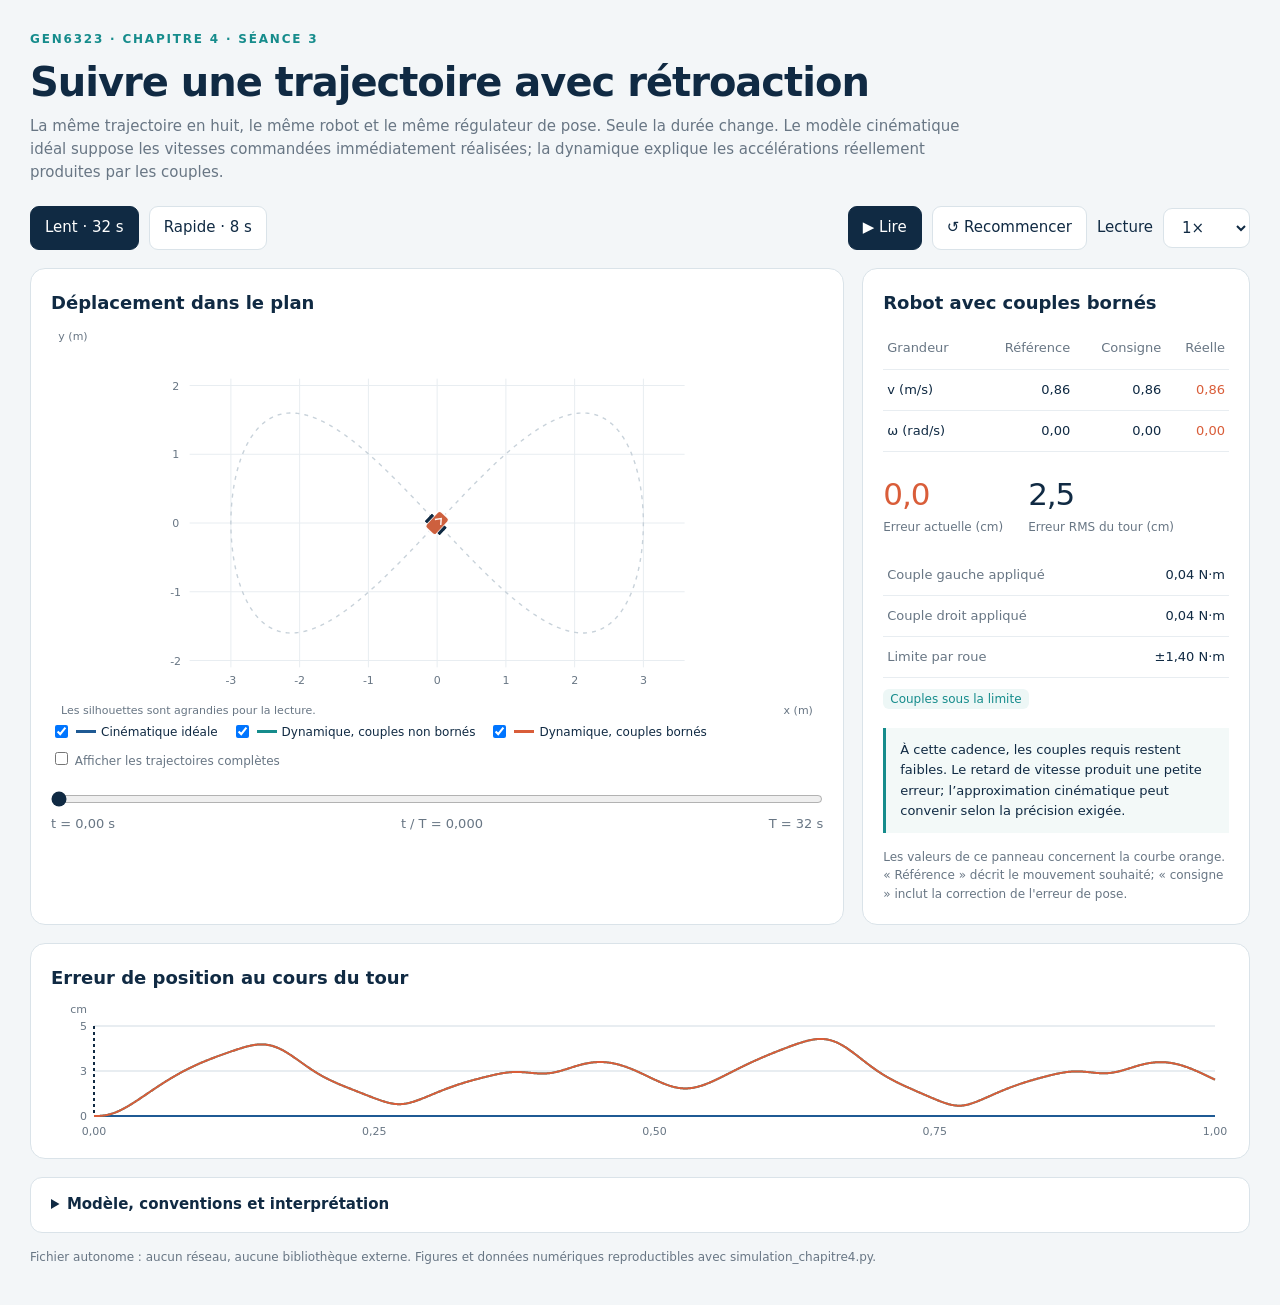
<file: chapitre4/seance1/chapitre4_simulation.html>
<!doctype html>
<html lang="fr">
<head>
  <meta charset="utf-8">
  <meta name="viewport" content="width=device-width, initial-scale=1">
  <meta http-equiv="refresh" content="0; url=../seance3/chapitre4_simulation.html">
  <title>GEN6323 · Suivi avec rétroaction</title>
</head>
<body>
  <p>Cette comparaison avec rétroaction accompagne désormais la séance 3.</p>
  <p><a href="../seance3/chapitre4_simulation.html">Ouvrir la simulation de suivi de trajectoire</a>.</p>
  <p>Pour la séance 1 : <a href="../boucle_ouverte/index.html#differentiel">robot différentiel en boucle ouverte</a> ou <a href="../boucle_ouverte/index.html#drone">drone en boucle ouverte</a>.</p>
</body>
</html>
</file>
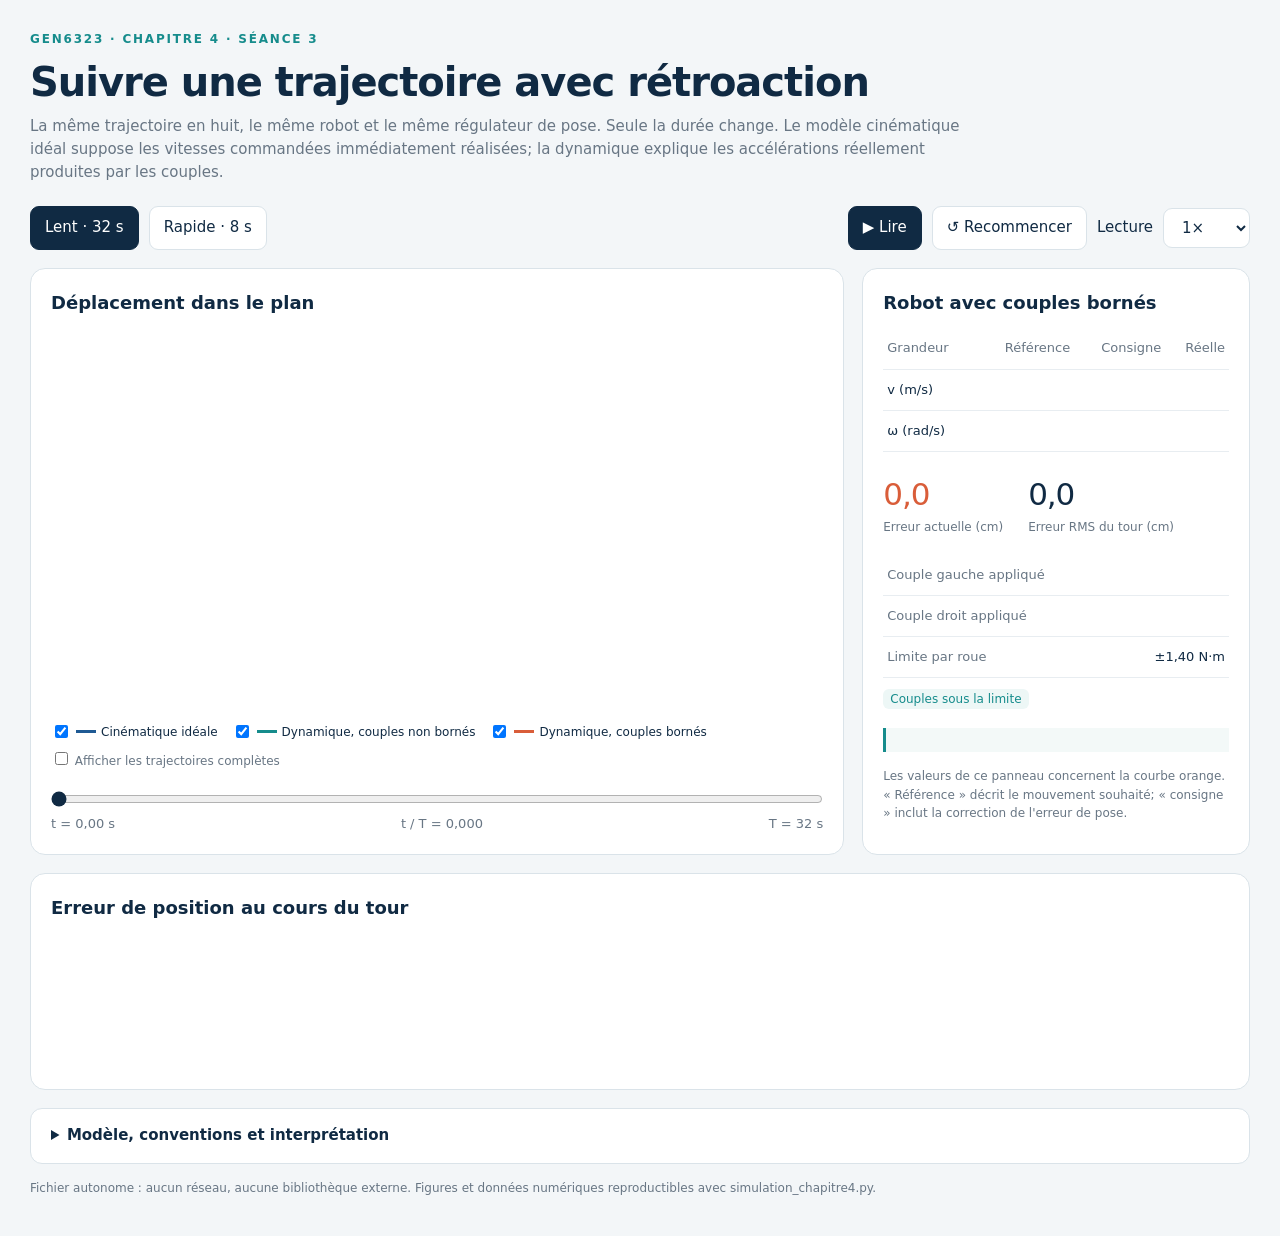
<file: chapitre4/seance3/chapitre4_animation_template.html>
<!doctype html>
<html lang="fr"><head><meta charset="utf-8"><meta name="viewport" content="width=device-width, initial-scale=1">
<title>GEN6323 · Séance 3 · Suivi avec rétroaction</title>
<style>
:root{--navy:#102a43;--blue:#1f5a94;--teal:#168c8c;--orange:#d95d39;--muted:#687684;--soft:#f3f6f8;--line:#dae3e9}*{box-sizing:border-box}body{margin:0;background:var(--soft);color:var(--navy);font:15px/1.55 system-ui,-apple-system,sans-serif}main{max-width:1280px;margin:auto;padding:30px}h1{font-size:clamp(25px,3.5vw,40px);line-height:1.15;letter-spacing:-.025em;margin:10px 0}h2{font-size:18px;margin:0 0 12px}p{margin:9px 0}.kicker{font-size:12px;font-weight:750;letter-spacing:.15em;color:var(--teal)}.intro{color:var(--muted);max-width:950px}.toolbar{display:flex;align-items:center;flex-wrap:wrap;gap:10px;margin:22px 0 18px}button,select{border:1px solid var(--line);background:white;color:var(--navy);border-radius:9px;padding:9px 14px;font:inherit;cursor:pointer}button.active,#play{background:var(--navy);color:white;border-color:var(--navy)}button:focus-visible,select:focus-visible,input:focus-visible{outline:3px solid var(--teal);outline-offset:3px}.spacer{flex:1}.grid{display:grid;grid-template-columns:minmax(0,2.1fr) minmax(300px,1fr);gap:18px}.card{background:white;border:1px solid var(--line);border-radius:15px;padding:20px;min-width:0}.canvasbox{position:relative;width:100%;height:390px}canvas{width:100%;height:100%;display:block}.legend{display:flex;flex-wrap:wrap;gap:14px;font-size:12px;margin-top:4px}.legend label{display:flex;align-items:center;gap:5px;cursor:pointer}.key{width:20px;height:3px;background:var(--orange);display:inline-block}.ideal{background:var(--blue)}.lag{background:var(--teal)}.slider{width:100%;accent-color:var(--navy);margin:20px 0 5px}.times{display:flex;justify-content:space-between;color:var(--muted);font-variant-numeric:tabular-nums;font-size:13px}.values{width:100%;border-collapse:collapse;font-variant-numeric:tabular-nums;font-size:13px}.values th{text-align:left;color:var(--muted);font-weight:500}.values td,.values th{padding:10px 4px;border-bottom:1px solid #e8edf1}.values td:not(:first-child),.values th:not(:first-child){text-align:right}.large{font-size:31px;letter-spacing:-.035em}.orange{color:var(--orange)}.muted{color:var(--muted)}.tag{border-radius:6px;padding:3px 7px;background:#edf7f6;color:var(--teal);font-size:12px}.tag.sat{background:#fff0e9;color:#ac3d1d}.metrics{display:flex;gap:25px;margin:18px 0}.metric small{display:block;color:var(--muted);font-size:12px}.notice{padding:12px 14px;border-left:3px solid var(--teal);background:#f3f9f8;font-size:13px;margin-top:18px}.graphbox{height:135px;margin-top:8px}.foot{font-size:12px;color:var(--muted);margin-top:15px}details{margin-top:18px;background:white;border:1px solid var(--line);border-radius:12px;padding:15px 20px}summary{font-weight:650;cursor:pointer}.equations{font-family:ui-monospace,monospace;white-space:pre-wrap;font-size:12px;line-height:1.8;background:var(--soft);padding:12px;border-radius:8px}.twocol{display:grid;grid-template-columns:1fr 1fr;gap:24px}.fulltoggle{font-size:12px;color:var(--muted);display:block;margin-top:8px}@media(max-width:850px){main{padding:18px}.grid,.twocol{grid-template-columns:1fr}.canvasbox{height:330px}.spacer{display:none}.card{padding:15px}h1{font-size:28px}}
</style></head><body><main>
<div class="kicker">GEN6323 · CHAPITRE 4 · SÉANCE 3</div>
<h1>Suivre une trajectoire avec rétroaction</h1>
<p class="intro">La même trajectoire en huit, le même robot et le même régulateur de pose. Seule la durée change. Le modèle cinématique idéal suppose les vitesses commandées immédiatement réalisées; la dynamique explique les accélérations réellement produites par les couples.</p>
<div class="toolbar"><button id="slow" class="active" aria-pressed="true">Lent · 32 s</button><button id="fast" aria-pressed="false">Rapide · 8 s</button><span class="spacer"></span><button id="play">▶ Lire</button><button id="reset" aria-label="Revenir au départ">↺ Recommencer</button><label for="speed">Lecture</label><select id="speed"><option value=".5">0,5×</option><option value="1" selected>1×</option><option value="2">2×</option></select></div>
<div class="grid"><section class="card"><h2>Déplacement dans le plan</h2><div class="canvasbox"><canvas id="path" aria-label="Trajectoires dans le plan et robots animés"></canvas></div><div class="legend"><label><input id="showideal" type="checkbox" checked><span class="key ideal"></span>Cinématique idéale</label><label><input id="showlag" type="checkbox" checked><span class="key lag"></span>Dynamique, couples non bornés</label><label><input id="showlimited" type="checkbox" checked><span class="key"></span>Dynamique, couples bornés</label></div><label class="fulltoggle"><input type="checkbox" id="full"> Afficher les trajectoires complètes</label><input class="slider" id="scrub" type="range" min="0" max="1000" value="0" aria-label="Temps de simulation"><div class="times"><span id="time">t = 0,00 s</span><span id="phase">t / T = 0,000</span><span id="duration">T = 32 s</span></div></section>
<aside class="card"><h2>Robot avec couples bornés</h2><table class="values"><thead><tr><th>Grandeur</th><th>Référence</th><th>Consigne</th><th>Réelle</th></tr></thead><tbody><tr><td>v (m/s)</td><td id="vd"></td><td id="vc"></td><td id="v" class="orange"></td></tr><tr><td>ω (rad/s)</td><td id="wd"></td><td id="wc"></td><td id="w" class="orange"></td></tr></tbody></table><div class="metrics"><div class="metric"><span class="large orange" id="err">0,0</span><small>Erreur actuelle (cm)</small></div><div class="metric"><span class="large" id="rms">0,0</span><small>Erreur RMS du tour (cm)</small></div></div><table class="values"><tr><th>Couple gauche appliqué</th><td id="tl"></td></tr><tr><th>Couple droit appliqué</th><td id="tr"></td></tr><tr><th>Limite par roue</th><td>±1,40 N·m</td></tr></table><p><span id="sat" class="tag">Couples sous la limite</span></p><p id="lesson" class="notice"></p><div class="foot">Les valeurs de ce panneau concernent la courbe orange. « Référence » décrit le mouvement souhaité; « consigne » inclut la correction de l'erreur de pose.</div></aside></div>
<section class="card" style="margin-top:18px"><h2>Erreur de position au cours du tour</h2><div class="graphbox"><canvas id="error" aria-label="Erreur de position en centimètres en fonction du temps normalisé"></canvas></div></section>
<details><summary>Modèle, conventions et interprétation</summary><div class="twocol"><div><h3>Ce que l'on compare</h3><p>Les trois modèles utilisent la même boucle externe. Dans le modèle idéal, v = v<sub>c</sub> et ω = ω<sub>c</sub>. Avec la boucle de vitesse dynamique et sans saturation, T<sub>v</sub> v̇ = v<sub>c</sub> − v et T<sub>ω</sub> ω̇ = ω<sub>c</sub> − ω. Le troisième cas borne chaque couple à ±1,40 N·m.</p><p>Les robots commencent exactement à la pose et aux vitesses de référence. La différence ne vient donc pas d'un démarrage brutal.</p><p>Une dynamique connue pourrait permettre l'anticipation des accélérations. Elle ne supprime pas la limite des couples : le mouvement rapide exige nominalement un pic de 2,187 N·m par roue.</p></div><div><h3>Équations du robot</h3><div class="equations">ẋ = v cos θ,  ẏ = v sin θ,  θ̇ = ω
mₑ v̇ = (τL + τR)/r − cᵥ v
Jₑ ω̇ = b(τR − τL)/(2r) − cω ω

x_d = 3 sin s, y_d = 1,6 sin(2s)
s = 2πt/T

mₑ = 12 kg, Jₑ = 0,70 kg·m²
r = 0,10 m, b = 0,45 m (voie complète)
cᵥ = 1 N·s/m, cω = 0,08 N·m·s
Tᵥ = 0,25 s, Tω = 0,18 s</div></div></div><p class="foot">Repère corps : x vers l'avant, y vers la gauche; θ positif dans le sens antihoraire. Sol plan, centre de masse sur le milieu de l'essieu, roulement sans glissement et adhérence suffisante supposés. Inerties effectives. Modèle illustratif sans identification expérimentale; aucune simulation de glissement, de moteur électrique, de batterie ou de courbe couple-vitesse. Calcul RK4 à 2 ms; contrôle de convergence à 1 ms. L'animation interpole des échantillons espacés de 20 ms; les mesures RMS utilisent le calcul complet.</p></details>
<p class="foot">Fichier autonome : aucun réseau, aucune bibliothèque externe. Figures et données numériques reproductibles avec simulation_chapitre4.py.</p>
</main><script>
'use strict';
const DATA=__SIM_DATA__;
const $=id=>document.getElementById(id); const col={ideal:'#1f5a94',lag:'#168c8c',limited:'#d95d39'};
let T=32, elapsed=0,playing=false,last=null;const f=(x,n=2)=>x.toFixed(n).replace('.',',');
function run(m){return DATA[T][m]}function sample(m){let d=run(m),q=Math.min(d.t.length-1,elapsed/d.t[1]),i=Math.floor(q),j=Math.min(i+1,d.t.length-1),a=q-i;let blend=(field)=>d[field][i].map((v,k)=>v+(d[field][j][k]-v)*a);return {pose:blend('pose'),vel:blend('vel'),cmd:blend('cmd'),tau:blend('tau'),ref:blend('ref')};}
function fit(canvas){let r=canvas.getBoundingClientRect(),ratio=window.devicePixelRatio||1;let w=Math.round(r.width*ratio),h=Math.round(r.height*ratio);if(canvas.width!==w||canvas.height!==h){canvas.width=w;canvas.height=h}let c=canvas.getContext('2d');c.setTransform(ratio,0,0,ratio,0,0);c.clearRect(0,0,r.width,r.height);return {c,w:r.width,h:r.height};}
function drawPath(){let {c,w,h}=fit($('path'));let pad=30,scale=Math.min((w-2*pad)/7.5,(h-2*pad)/4.8),X=x=>w/2+x*scale,Y=y=>h/2-y*scale;c.font='11px system-ui';c.textAlign='center';c.fillStyle='#687684';c.strokeStyle='#e8edf1';c.lineWidth=1;for(let x=-3;x<=3;x++){c.beginPath();c.moveTo(X(x),Y(-2.1));c.lineTo(X(x),Y(2.1));c.stroke();c.fillText(x,X(x),Y(-2.1)+17)}for(let y=-2;y<=2;y++){c.beginPath();c.moveTo(X(-3.6),Y(y));c.lineTo(X(3.6),Y(y));c.stroke();c.fillText(y,X(-3.6)-14,Y(y)+4)}c.fillText('x (m)',w-25,h-4);c.fillText('y (m)',22,12);
function curve(points,end,color,dash=[],lw=2){c.beginPath();c.strokeStyle=color;c.lineWidth=lw;c.setLineDash(dash);for(let i=0;i<=end;i++){let p=points[i];if(i===0)c.moveTo(X(p[0]),Y(p[1]));else c.lineTo(X(p[0]),Y(p[1]))}c.stroke();c.setLineDash([])}
let ref=run('ideal').ref;curve(ref,ref.length-1,'#c8d2da',[4,5],1.4);
for(let m of ['limited','lag','ideal']){if(!$('show'+m).checked)continue;let d=run(m);curve(d.pose,$('full').checked?d.pose.length-1:Math.min(d.pose.length-1,Math.floor(elapsed/d.t[1])),col[m],m==='ideal'?[6,3]:[],m==='limited'?2.5:1.8)}
for(let m of ['ideal','lag','limited']){if(!$('show'+m).checked)continue;let p=sample(m).pose;c.save();c.translate(X(p[0]),Y(p[1]));c.rotate(-p[2]);c.globalAlpha=.94;c.fillStyle=col[m];c.strokeStyle='white';c.lineWidth=1.4;c.beginPath();c.roundRect(-11,-7,22,14,3);c.fill();c.stroke();c.fillStyle='#102a43';c.fillRect(-7,-10,10,3);c.fillRect(-7,7,10,3);c.strokeStyle='white';c.beginPath();c.moveTo(1,-4);c.lineTo(6,0);c.lineTo(1,4);c.stroke();c.restore()}
c.fillStyle='#687684';c.textAlign='left';c.fillText('Les silhouettes sont agrandies pour la lecture.',10,h-4);}
function drawError(){let {c,w,h}=fit($('error'));let L=43,R=w-14,top=23,base=h-22,max=0;for(let m of ['lag','limited'])max=Math.max(max,run(m).metrics.position_max_error_m*100);max=Math.ceil(max/5)*5;if(max<5)max=5;let X=u=>L+(R-L)*u,Y=e=>base-(base-top)*e/max;c.font='11px system-ui';c.fillStyle='#687684';c.textAlign='right';for(let k=0;k<=2;k++){let e=max*k/2;c.fillText(f(e,0),L-7,Y(e)+4);c.strokeStyle='#e8edf1';c.beginPath();c.moveTo(L,Y(e));c.lineTo(R,Y(e));c.stroke()}c.fillText('cm',L-7,10);c.textAlign='center';for(let k=0;k<=4;k++)c.fillText(f(k/4,2),X(k/4),h-3);for(let m of ['ideal','lag','limited']){if(!$('show'+m).checked)continue;let d=run(m);c.strokeStyle=col[m];c.lineWidth=2;c.beginPath();for(let i=0;i<d.t.length;i++){let e=100*Math.hypot(d.pose[i][0]-d.ref[i][0],d.pose[i][1]-d.ref[i][1]);if(!i)c.moveTo(X(d.t[i]/T),Y(e));else c.lineTo(X(d.t[i]/T),Y(e))}c.stroke()}c.strokeStyle='#102a43';c.setLineDash([3,3]);c.beginPath();c.moveTo(X(elapsed/T),top);c.lineTo(X(elapsed/T),base);c.stroke();c.setLineDash([]);}
function render(){let d=sample('limited'),m=run('limited').metrics;for(let [id,v] of Object.entries({vd:d.ref[3],wd:d.ref[4],vc:d.cmd[0],wc:d.cmd[1],v:d.vel[0],w:d.vel[1]}))$(id).textContent=f(v);$('tl').textContent=f(d.tau[0])+' N·m';$('tr').textContent=f(d.tau[1])+' N·m';$('err').textContent=f(100*Math.hypot(d.pose[0]-d.ref[0],d.pose[1]-d.ref[1]),1);$('rms').textContent=f(100*m.position_rmse_m,1);let sat=d.tau.some(v=>Math.abs(v)>1.3999);$('sat').textContent=sat?'Au moins un couple à la limite':'Couples sous la limite';$('sat').className='tag'+(sat?' sat':'');$('time').textContent='t = '+f(elapsed)+' s';$('phase').textContent='t / T = '+f(elapsed/T,3);$('duration').textContent='T = '+T+' s';$('scrub').value=Math.round(1000*elapsed/T);$('lesson').textContent=T===32?'À cette cadence, les couples requis restent faibles. Le retard de vitesse produit une petite erreur; l’approximation cinématique peut convenir selon la précision exigée.':'Quatre fois plus vite : les accélérations de référence sont multipliées par 16. Le retard augmente et les couples disponibles ne permettent plus un suivi exact.';drawPath();drawError();}
function select(t){T=t;elapsed=0;last=null;for(let [id,on] of [['slow',T===32],['fast',T===8]]){$(id).classList.toggle('active',on);$(id).setAttribute('aria-pressed',String(on))}render()}
$('slow').onclick=()=>select(32);$('fast').onclick=()=>select(8);$('play').onclick=()=>{if(elapsed>=T)elapsed=0;playing=!playing;last=null;$('play').textContent=playing?'❚❚ Pause':'▶ Lire';render()};$('reset').onclick=()=>{elapsed=0;last=null;render()};$('scrub').oninput=()=>{elapsed=T*Number($('scrub').value)/1000;render()};for(let id of ['full','showideal','showlag','showlimited'])$(id).onchange=render;window.addEventListener('resize',render);function tick(now){if(playing&&last!==null){elapsed=Math.min(T,elapsed+(now-last)/1000*Number($('speed').value));if(elapsed>=T){playing=false;$('play').textContent='▶ Rejouer'}render()}last=now;requestAnimationFrame(tick)}render();requestAnimationFrame(tick);
</script></body></html>
</file>
<file: chapitre4/boucle_ouverte/styles.css>
:root{--navy:#102a43;--ink:#17354f;--muted:#607689;--teal:#168c8c;--teal-dark:#0b6e70;--blue:#1f5a94;--orange:#d95d39;--gold:#deb24c;--line:#dbe5e9;--paper:#f4f7f7;--white:#fff;--reference:#8296aa;--shadow:0 16px 42px #102a4309;--radius:18px;color-scheme:light;font-family:Inter,ui-sans-serif,-apple-system,BlinkMacSystemFont,"Segoe UI",sans-serif;color:var(--ink);background:var(--paper);font-synthesis:none}*{box-sizing:border-box}body{margin:0}button,select,input{font:inherit}button,select{cursor:pointer}a{color:inherit}button:focus-visible,a:focus-visible,select:focus-visible,input:focus-visible,summary:focus-visible{outline:3px solid var(--gold);outline-offset:4px}button{touch-action:manipulation}button:disabled{cursor:not-allowed;opacity:.5}.site-header{border-bottom:1px solid var(--line);background:#ffffffd9}.header-inner{max-width:1320px;margin:auto;padding:19px 36px;display:flex;align-items:center;justify-content:space-between;gap:25px}.brand{display:flex;align-items:center;gap:11px;text-decoration:none}.brand-mark{display:grid;place-items:center;width:38px;height:38px;background:var(--navy);border-radius:11px;font-size:24px;font-weight:800;color:var(--gold)}.brand strong{font-size:14px;letter-spacing:.08em}.brand small{display:block;color:var(--muted);font-size:11px;margin-top:3px}nav{display:flex;gap:28px;font-size:12px;font-weight:600}nav a{text-decoration:none}nav a:hover{color:var(--teal)}nav a span{margin-left:6px;color:var(--teal)}main{max-width:1320px;margin:auto;padding:0 36px}.intro{display:grid;grid-template-columns:1fr 310px;gap:60px;align-items:center;padding:48px 0 34px}.eyebrow{font-size:10px;font-weight:800;letter-spacing:.17em;color:var(--teal-dark);margin:0 0 12px}.eyebrow.small{font-size:9px;letter-spacing:.12em;margin-bottom:5px}h1{font-size:clamp(30px,3.5vw,46px);line-height:1.13;letter-spacing:-.045em;margin:0;font-weight:750;color:var(--navy)}h1 em{font-style:normal;color:var(--teal)}.intro-copy{max-width:670px;color:var(--muted);font-size:14px;line-height:1.7;margin:18px 0 0}.principle{padding:20px 23px;border:1px solid var(--line);border-radius:16px;background:linear-gradient(120deg,#fff,#eff5f5);position:relative}.principle-step{display:block;font-size:12px;font-weight:650}.principle-step b{font-size:9px;letter-spacing:.08em;display:inline-block;width:26px;color:var(--teal)}.principle-arrow{display:block;color:#8aa8ad;font-size:14px;line-height:18px;margin-left:6px}.principle p{font-size:10px;color:var(--muted);margin:14px 0 0;padding-top:12px;border-top:1px solid var(--line)}.lab{padding:24px;background:var(--white);border:1px solid var(--line);border-radius:22px;box-shadow:var(--shadow)}.lab-top{display:flex;justify-content:space-between;align-items:center;gap:15px;margin-bottom:23px}.model-tabs{display:inline-flex;gap:5px;background:#edf2f3;border-radius:12px;padding:5px}.model-tabs button{display:flex;align-items:center;gap:10px;border:0;border-radius:9px;background:transparent;color:var(--muted);font-size:12px;font-weight:700;padding:10px 15px}.model-tabs button[aria-pressed=true]{background:var(--navy);color:white;box-shadow:0 3px 7px #102a431b}.model-tabs svg{width:25px;height:21px;fill:none;stroke:currentColor;stroke-width:1.8;stroke-linecap:round;stroke-linejoin:round}.text-link{font-size:11px;font-weight:600;text-decoration:none;color:var(--muted);white-space:nowrap}.text-link span{color:var(--teal);margin-left:6px}.experiment-controls{display:flex;align-items:center;gap:20px;padding:0 2px 23px}.field{display:flex;flex-direction:column;gap:7px;min-width:200px}.field>span{font-size:10px;letter-spacing:.04em;font-weight:700}.field select,.playback-rate select{border:1px solid #cbd9df;background:#fff;color:var(--ink);border-radius:8px;padding:10px 28px 10px 11px;font-size:12px;font-weight:550;min-height:39px;max-width:100%}.field small{font-size:10px;color:var(--muted);line-height:1.4}.field-case{flex:1;max-width:420px}.case-badge{display:flex;align-items:center;gap:7px;border:1px solid #d9e9e7;background:#f0f8f6;color:var(--teal-dark);padding:8px 10px;border-radius:20px;margin-left:auto;font-size:10px;white-space:nowrap}.status-dot{width:6px;height:6px;border-radius:50%;background:currentColor}.case-badge.warning{color:#a0492b;border-color:#f0d7c8;background:#fff5ed}.stage-grid{display:grid;grid-template-columns:minmax(0,1fr) 256px;gap:18px}.scene-card{min-width:0;border:1px solid var(--line);border-radius:14px;overflow:hidden;background:#f8fafb;position:relative}.panel-heading{padding:17px 20px 0;display:flex;align-items:center;justify-content:space-between;gap:12px}.panel-heading h2{font-size:14px;letter-spacing:-.015em;margin:0}.legend{display:flex;flex-wrap:wrap;gap:10px 15px;color:var(--muted);font-size:9px;line-height:1.4}.legend>span{display:flex;align-items:center;gap:5px;white-space:nowrap}.line-key{display:inline-block;width:19px;height:0;border-top:2px solid var(--teal)}.line-key.reference{border-color:var(--reference);border-top-style:dashed}.line-key.orange{border-color:var(--orange)}.line-key.blue{border-color:var(--blue)}.line-key.gold{border-color:var(--gold)}.line-key.dashed{border-top-style:dashed}#scene{width:100%;height:360px;display:block}.scene-bottom{padding:0 18px 13px;display:flex;justify-content:space-between;gap:12px;font-size:9px;color:var(--muted);line-height:1.5}.reading-panel{border:1px solid var(--line);border-radius:14px;padding:20px;background:#fff}.time-display>span{font-size:8px;font-weight:700;letter-spacing:.15em;color:var(--muted)}.time-display>div{display:flex;align-items:baseline;gap:9px;margin-top:5px}.time-display strong{font-size:37px;letter-spacing:-.05em;font-variant-numeric:tabular-nums;color:var(--navy);font-weight:650}.time-display>div>span{font-size:14px;color:var(--muted)}.time-display small{font-size:11px;margin-left:5px}.live-metrics{margin:13px 0 0}.live-metrics>div{display:flex;justify-content:space-between;align-items:center;gap:10px;padding:11px 0;border-bottom:1px solid #e9eef1}.live-metrics>div>span{font-size:10px;color:var(--muted)}.live-metrics strong{font-variant-numeric:tabular-nums;white-space:nowrap;font-size:13px;font-weight:650}.live-metrics small{font-size:9px;font-weight:500;color:var(--muted)}.reading-note{padding:13px 0 0}.note-kicker{color:var(--teal-dark);font-size:8px;letter-spacing:.12em;font-weight:800}.reading-note p{font-size:11px;line-height:1.65;margin:6px 0 0;color:#354f63}.case-description{font-size:9px;line-height:1.6;margin:12px 0 0;color:var(--muted)}.transport{display:flex;align-items:center;gap:20px;padding:20px 1px 0}.transport-buttons{display:flex;gap:7px}.play-button{display:flex;align-items:center;justify-content:center;gap:9px;width:96px;border:0;border-radius:9px;background:var(--teal);color:#fff;padding:12px;font-size:12px;font-weight:650}.play-button:hover{background:var(--teal-dark)}#play-icon{font-size:11px}.reset-button{border:1px solid var(--line);color:var(--muted);background:white;font-size:22px;border-radius:9px;width:38px;line-height:1}.reset-button:hover{background:#f1f6f6}.scrubber{flex:1;min-width:0;display:flex;flex-direction:column;gap:5px;padding-top:12px}.scrubber input{accent-color:var(--teal);width:100%;margin:0;cursor:pointer;min-height:15px}.scrubber>span{display:flex;justify-content:space-between;font-size:8px;color:var(--muted)}.scrubber b{font-weight:500}.playback-rate{display:flex;align-items:center;gap:8px}.playback-rate>span{font-size:10px;color:var(--muted)}.playback-rate select{font-size:11px;min-height:35px;padding:7px 20px 7px 9px}.playback-hint{text-align:center;font-size:9px;color:var(--muted);margin:10px 0 24px}.charts-grid{display:grid;grid-template-columns:1fr 1fr;gap:15px}.chart-card{border:1px solid var(--line);border-radius:13px;min-width:0;overflow:hidden;padding:15px 16px 4px}.chart-heading{display:flex;justify-content:space-between;gap:10px;align-items:center}.chart-heading h3{font-size:12px;font-weight:650;margin:0;letter-spacing:-.01em}.chart-heading>span{font-size:9px;color:var(--muted)}.chart-legend{min-height:26px;margin:8px 0 0;font-size:8px;gap:5px 12px}.chart-card canvas{display:block;width:100%;height:170px}.summary-strip{margin-top:20px;border:1px solid var(--line);background:#f7fafa;border-radius:12px;display:grid;grid-template-columns:.85fr 1fr 1fr 1fr;padding:17px 18px;gap:15px;align-items:center}.summary-label{font-size:9px;color:var(--teal-dark);font-weight:800;letter-spacing:.08em;line-height:1.6}.summary-label span{font-size:8px;font-weight:400;letter-spacing:0;color:var(--muted)}.summary-strip>div:not(:first-child){border-left:1px solid var(--line);padding-left:20px}.summary-strip>div>span{display:block;font-size:9px;color:var(--muted);line-height:1.5}.summary-strip strong{display:block;font-size:17px;letter-spacing:-.02em;margin-top:3px;font-variant-numeric:tabular-nums}.summary-strip strong small{font-size:10px;font-weight:450;color:var(--muted)}.limits-note{display:flex;gap:12px;align-items:flex-start;margin-top:18px;padding:15px 17px;background:#faf7ee;border:1px solid #ebe3ce;border-radius:11px}.limits-icon{background:#e6ce8d;color:#5e4b19;border-radius:50%;width:17px;height:17px;min-width:17px;display:grid;place-items:center;font-size:11px;font-weight:bold}.limits-note p{font-size:10px;line-height:1.65;margin:0;color:#635937}.limits-note strong{font-weight:650}.assumptions{margin:17px 2px 0;font-size:10px;color:var(--muted);line-height:1.8}.assumptions summary{cursor:pointer;font-weight:600;color:var(--ink);padding:3px 0}.assumptions ul{padding-left:18px}.parameter-list{display:flex;flex-wrap:wrap;gap:7px}.parameter-list span{background:#f0f4f5;border-radius:5px;padding:4px 8px;font-size:9px}.next-step{display:flex;justify-content:space-between;align-items:center;gap:25px;padding:34px 5px}.next-step .eyebrow{font-size:9px;margin-bottom:8px}.next-step h2{font-size:19px;letter-spacing:-.025em;margin:0}.next-step p:last-child{color:var(--muted);font-size:11px;margin:8px 0 0;line-height:1.5}.next-link{background:var(--navy);color:white;display:flex;align-items:center;justify-content:center;gap:17px;padding:13px 18px;border-radius:10px;text-decoration:none;font-size:11px;font-weight:600;white-space:nowrap}.next-link span{color:var(--gold);font-size:17px}footer{display:flex;justify-content:space-between;gap:20px;border-top:1px solid var(--line);padding:20px 36px;max-width:1320px;margin:auto;font-size:9px;color:var(--muted)}.notice{padding:12px 16px;font-size:11px;line-height:1.6;border-radius:9px}.error{background:#fff1ed;color:#9d402b;border:1px solid #efd4cb;margin-bottom:15px}.stop{background:#fff0e4;border-top:1px solid #edcfb6;border-radius:0;color:#914a21;margin:0}.sr-only{position:absolute;width:1px;height:1px;padding:0;margin:-1px;overflow:hidden;clip:rect(0,0,0,0);white-space:nowrap;border:0}[hidden]{display:none!important}.guide-content{max-width:900px;padding-bottom:40px}.guide-content .intro{display:block;padding-bottom:26px}.guide-section{background:white;border:1px solid var(--line);border-radius:16px;padding:25px 28px;margin:16px 0}.guide-section h2{font-size:19px;margin:0 0 15px;color:var(--navy)}.guide-section h3{font-size:14px;margin:22px 0 8px}.guide-section p,.guide-section li{font-size:13px;line-height:1.8;color:#40586b}.guide-section ul,.guide-section ol{padding-left:22px}.equation{padding:14px 18px;background:#f0f6f6;border-left:3px solid var(--teal);border-radius:5px;font-family:ui-monospace,SFMono-Regular,Consolas,monospace;font-size:13px;line-height:1.9;overflow:auto;color:var(--navy)}.guide-section table{border-collapse:collapse;width:100%;font-size:12px;line-height:1.7}.guide-section td,.guide-section th{text-align:left;vertical-align:top;border-bottom:1px solid var(--line);padding:11px 9px}.guide-section th{color:var(--navy)}.guide-return{display:inline-block;font-size:12px;color:var(--teal);font-weight:600;text-decoration:none;margin-top:12px}
@media(min-width:1200px){#scene{height:390px}.reading-panel{padding:23px}.reading-note p{font-size:12px}.case-description{font-size:10px}}
@media(max-width:900px){main{padding:0 22px}.header-inner{padding:16px 22px}.intro{grid-template-columns:1fr 230px;gap:24px;padding-top:35px}.principle{padding:18px}.lab{padding:18px}.stage-grid{grid-template-columns:minmax(0,1fr) 220px;gap:12px}.reading-panel{padding:16px}.experiment-controls{gap:12px}.case-badge{display:none}.field{min-width:160px}.time-display strong{font-size:32px}.panel-heading{padding:15px 15px 0}.panel-heading .legend{gap:7px}.scene-bottom{font-size:8px}.summary-strip{padding:15px 12px;gap:10px}.summary-strip>div:not(:first-child){padding-left:13px}.summary-strip strong{font-size:15px}.summary-strip>div>span{font-size:8px}.text-link{font-size:10px}.model-tabs button{padding:9px 11px;font-size:11px}nav{gap:15px;font-size:10px}}
@media(max-width:680px){.header-inner{padding:14px 17px}nav a:first-child{display:none}.brand-mark{width:32px;height:32px;font-size:21px}.brand strong{font-size:12px}.brand small{font-size:10px}main{padding:0 13px}.intro{display:block;padding:30px 5px 24px}.intro h1{font-size:35px}.intro-copy{font-size:12px;line-height:1.7;margin-top:14px}.intro .eyebrow{font-size:8px}.principle{display:none}.lab{border-radius:16px;padding:13px}.lab-top{margin-bottom:18px}.lab-top>.text-link{display:none}.model-tabs{width:100%;gap:3px}.model-tabs button{flex:1;justify-content:center;gap:7px;font-size:10px;padding:10px 5px}.model-tabs svg{width:23px}.experiment-controls{display:grid;grid-template-columns:1fr 1.35fr;padding:0 0 18px;gap:10px}.field{min-width:0;gap:6px}.field>span{font-size:9px}.field select{font-size:11px;padding-left:8px;padding-right:18px;min-height:39px}.field small{font-size:8px}.stage-grid{display:flex;flex-direction:column;gap:10px}.panel-heading{padding:13px 12px 0}.panel-heading h2{font-size:12px}.panel-heading .eyebrow{font-size:7px}#scene{height:340px}.scene-bottom{padding:0 12px 12px;gap:8px}.reading-panel{padding:14px;display:grid;grid-template-columns:105px 1fr;gap:0 17px}.time-display strong{font-size:29px}.time-display>span{font-size:7px}.time-display>div{gap:5px}.time-display>div>span{font-size:11px}.time-display small{font-size:9px;margin-left:0}.live-metrics{margin:0;display:flex;flex-direction:column;gap:0}.live-metrics>div{padding:4px 0;min-height:23px}.live-metrics>div>span{font-size:9px}.live-metrics strong{font-size:11px}.reading-note{grid-column:1/-1;padding-top:11px}.reading-note p{font-size:11px;line-height:1.55;margin-top:4px}.note-kicker{font-size:7px}.case-description{grid-column:1/-1;font-size:9px;margin:8px 0 0}.transport{gap:10px;padding-top:16px;flex-wrap:wrap}.play-button{width:77px;padding:11px 8px;font-size:11px}.reset-button{width:31px;font-size:20px}.transport-buttons{gap:5px}.playback-rate{gap:4px}.playback-rate>span{display:none}.playback-rate select{width:57px;font-size:10px;padding:8px 3px;min-height:35px}.scrubber{min-width:90px}.playback-hint{font-size:8px;line-height:1.5;margin:10px 5px 18px}.charts-grid{grid-template-columns:1fr;gap:11px}.chart-card{padding:14px 13px 3px}.chart-card canvas{height:178px}.summary-strip{grid-template-columns:1fr 1fr;gap:15px 10px;padding:14px}.summary-strip>div:not(:first-child){border:0;padding:0}.summary-label{font-size:9px}.summary-strip strong{font-size:18px}.summary-strip>div>span{font-size:9px}.limits-note{padding:12px;gap:9px}.limits-note p{font-size:9px}.assumptions{font-size:10px}.next-step{align-items:flex-start;flex-direction:column;padding:26px 5px;gap:18px}.next-step h2{font-size:19px}.next-step p:last-child{font-size:11px}.next-link{padding:11px 15px;font-size:11px}footer{padding:18px;font-size:8px;flex-direction:column;gap:7px}.guide-content .intro h1{font-size:30px}.guide-section{padding:20px 18px}.guide-section p,.guide-section li{font-size:12px}.equation{font-size:11px;padding:12px}.guide-section table{font-size:10px}.guide-section td,.guide-section th{padding:9px 5px}}
@media(prefers-reduced-motion:reduce){*{scroll-behavior:auto!important}}
</file>
